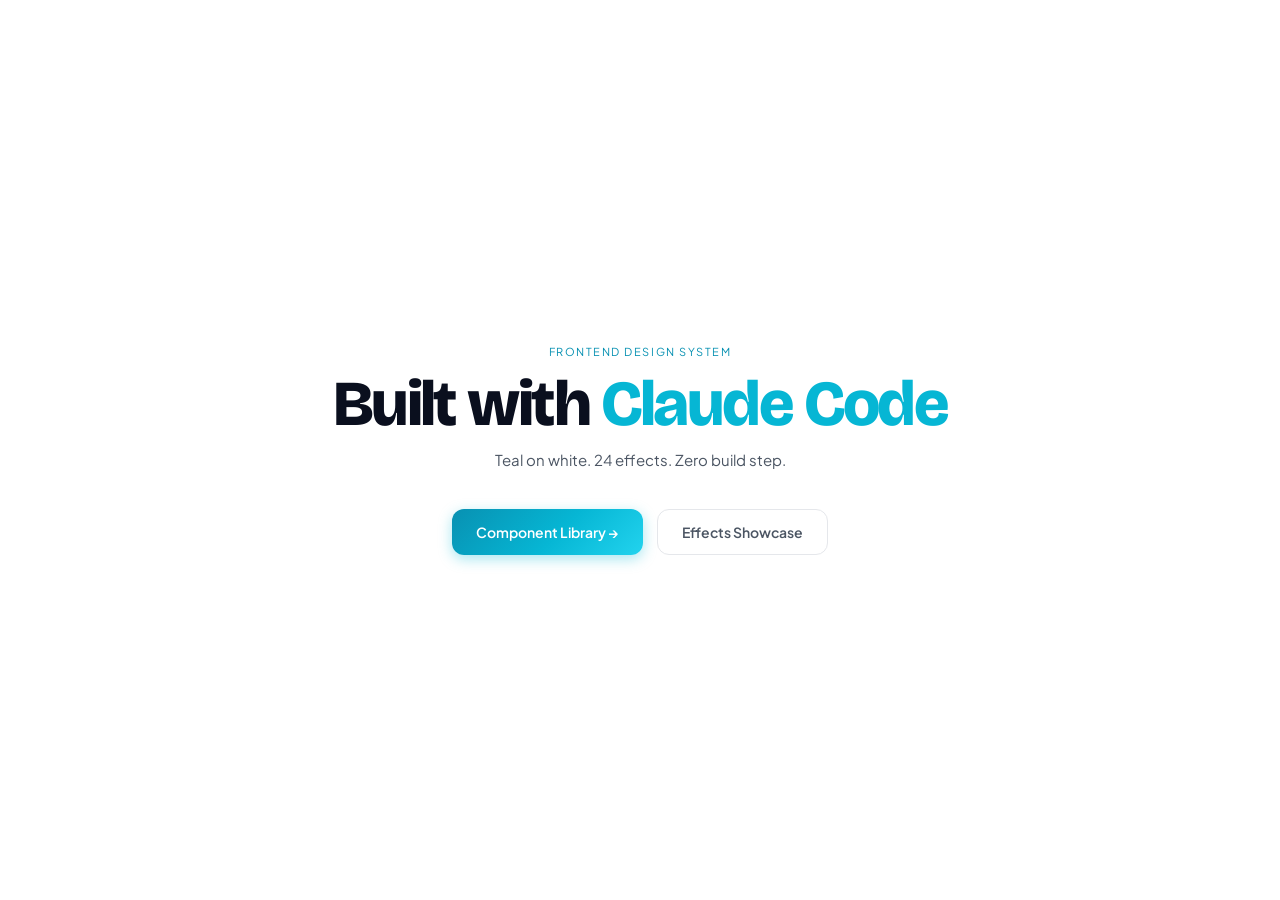
<file: index.html>
<!DOCTYPE html>
<html lang="en">
<head>
<meta charset="UTF-8">
<meta name="viewport" content="width=device-width, initial-scale=1.0">
<title>Frontend Design System</title>
<link href="https://fonts.googleapis.com/css2?family=Bricolage+Grotesque:opsz,wght@12..96,700;12..96,800&family=Plus+Jakarta+Sans:wght@400;500&display=swap" rel="stylesheet">
<style>
*, *::before, *::after { box-sizing: border-box; margin: 0; padding: 0; }
body { font-family: 'Plus Jakarta Sans', sans-serif; background: #fff; color: #0A0F1E; min-height: 100vh; display: flex; align-items: center; justify-content: center; }
.wrap { text-align: center; padding: 48px 24px; }
.eyebrow { font-size: 11px; letter-spacing: .14em; text-transform: uppercase; color: #0891B2; margin-bottom: 16px; }
h1 { font-family: 'Bricolage Grotesque', sans-serif; font-size: clamp(2.5rem, 6vw, 4rem); font-weight: 800; letter-spacing: -.04em; color: #0A0F1E; line-height: .95; margin-bottom: 16px; }
h1 span { color: #06B6D4; }
p { font-size: 15px; color: #4B5563; margin-bottom: 40px; }
.links { display: flex; gap: 14px; justify-content: center; flex-wrap: wrap; }
.link {
  display: inline-flex; align-items: center; gap: 8px;
  padding: 13px 24px; border-radius: 12px;
  font-size: 14px; font-weight: 600; text-decoration: none;
  transition: all .22s cubic-bezier(.4,0,.2,1);
}
.link-primary { background: linear-gradient(135deg, #0891B2, #06B6D4 55%, #22D3EE); color: #fff; box-shadow: 0 4px 14px rgba(6,182,212,.35); }
.link-primary:hover { box-shadow: 0 10px 28px rgba(6,182,212,.45); transform: translateY(-2px); }
.link-ghost { border: 1.5px solid #E5E7EB; color: #4B5563; }
.link-ghost:hover { border-color: #06B6D4; color: #0E7490; background: #F0FDFE; transform: translateY(-2px); }
</style>
</head>
<body>
<div class="wrap">
  <div class="eyebrow">Frontend Design System</div>
  <h1>Built with <span>Claude Code</span></h1>
  <p>Teal on white. 24 effects. Zero build step.</p>
  <div class="links">
    <a href="/demo" class="link link-primary">Component Library →</a>
    <a href="/demo2" class="link link-ghost">Effects Showcase</a>
  </div>
</div>
</body>
</html>
</file>
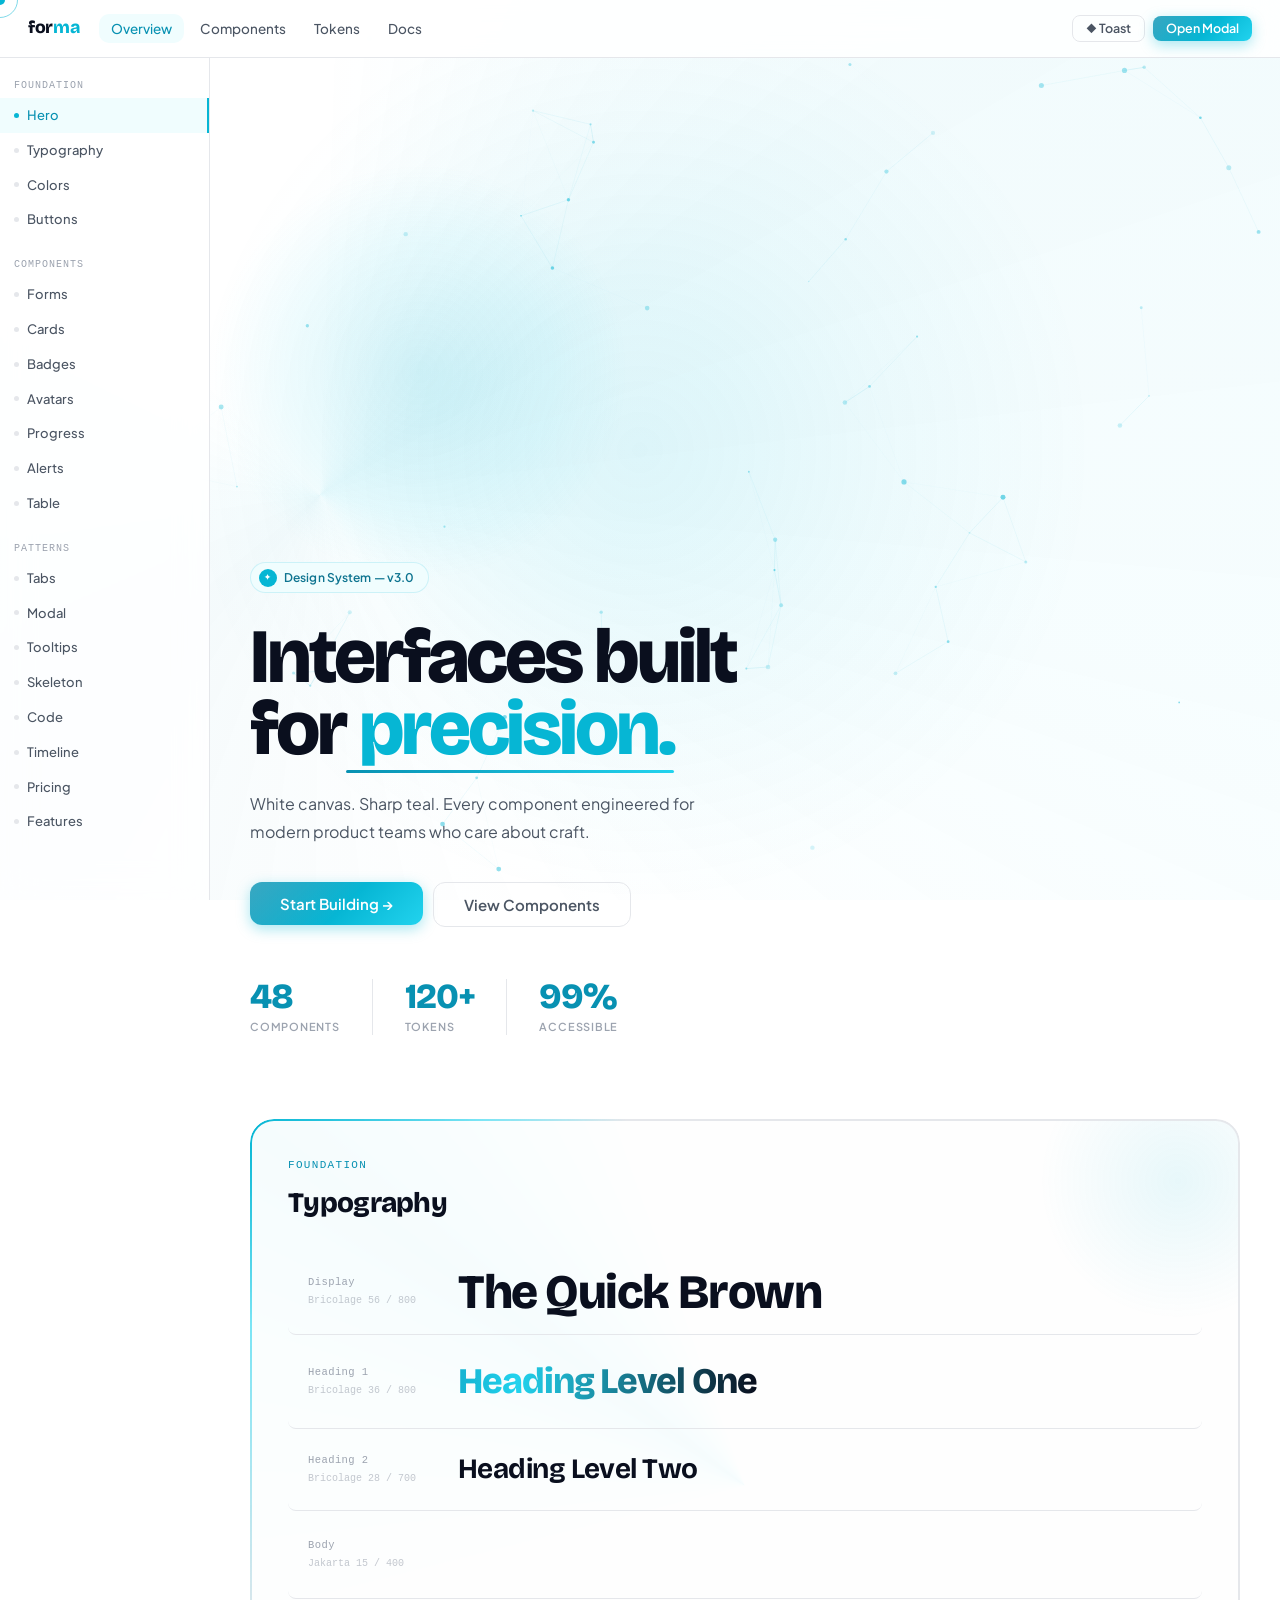
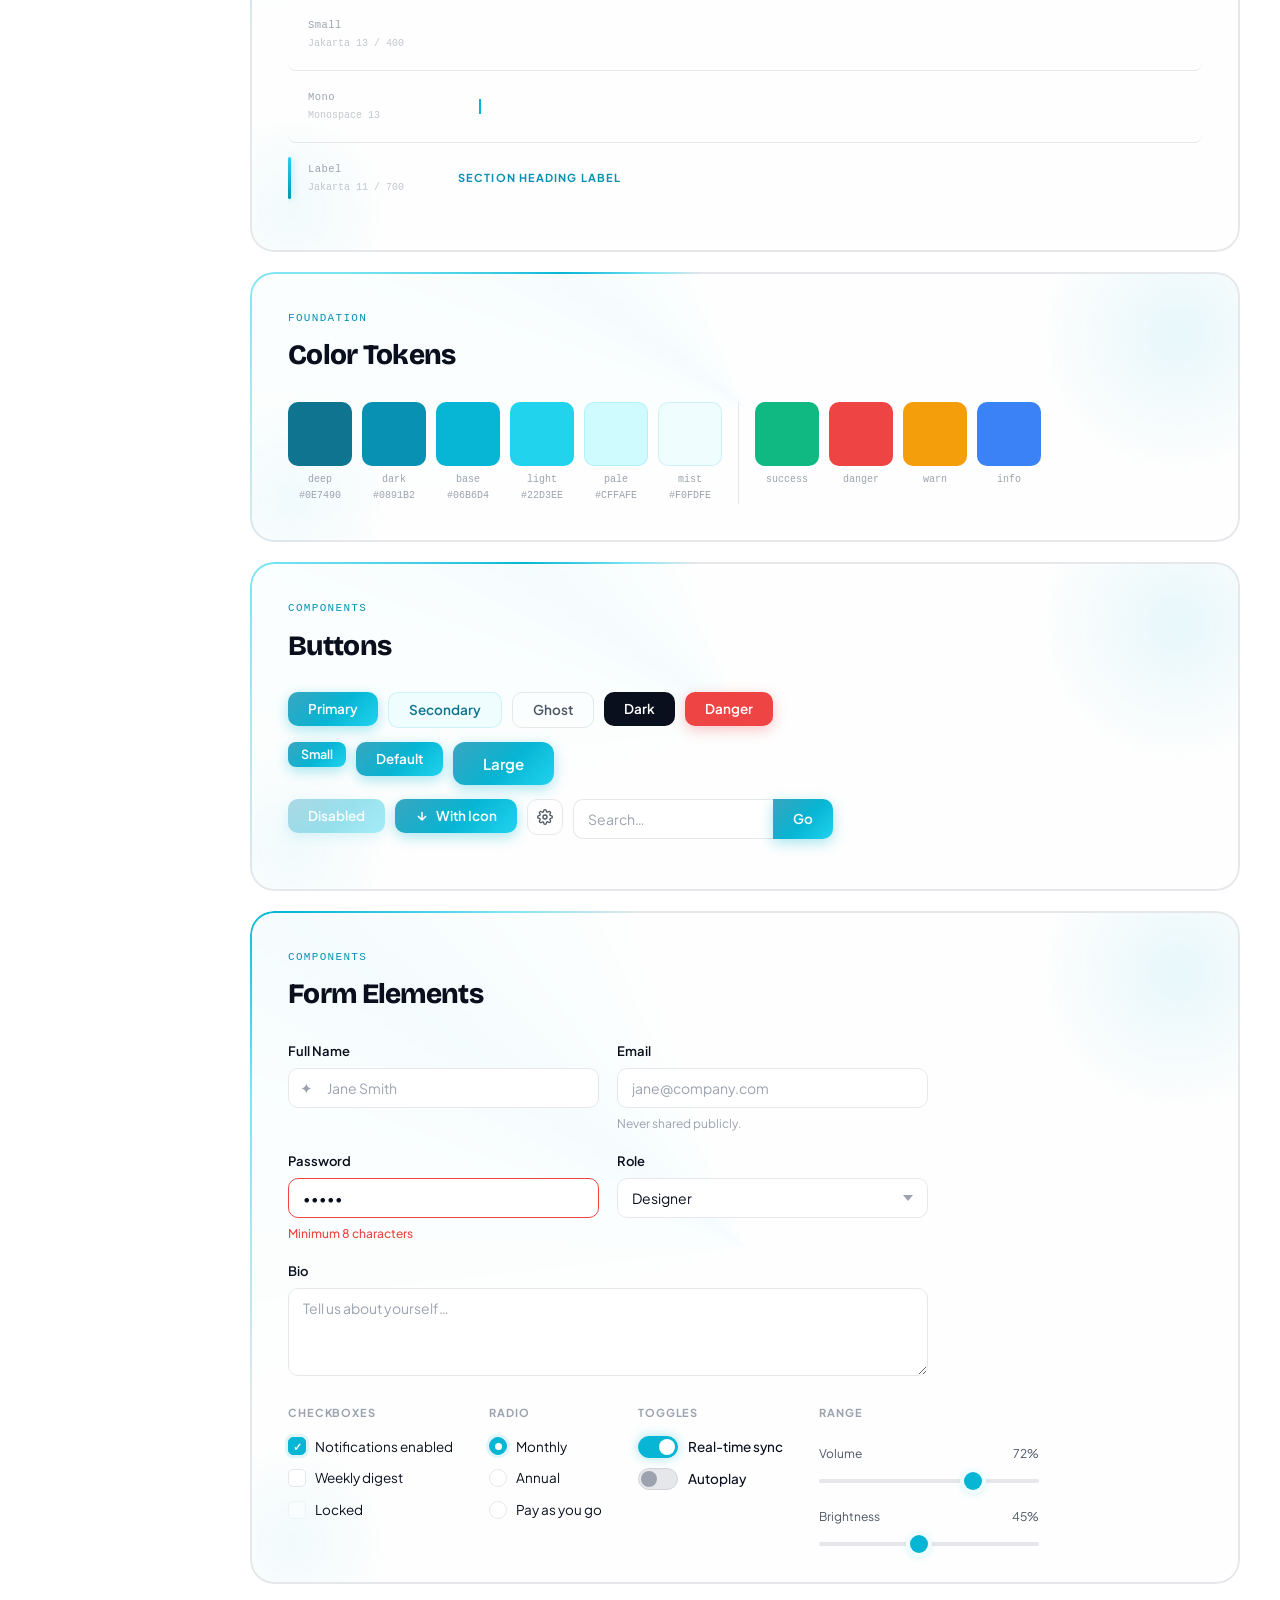
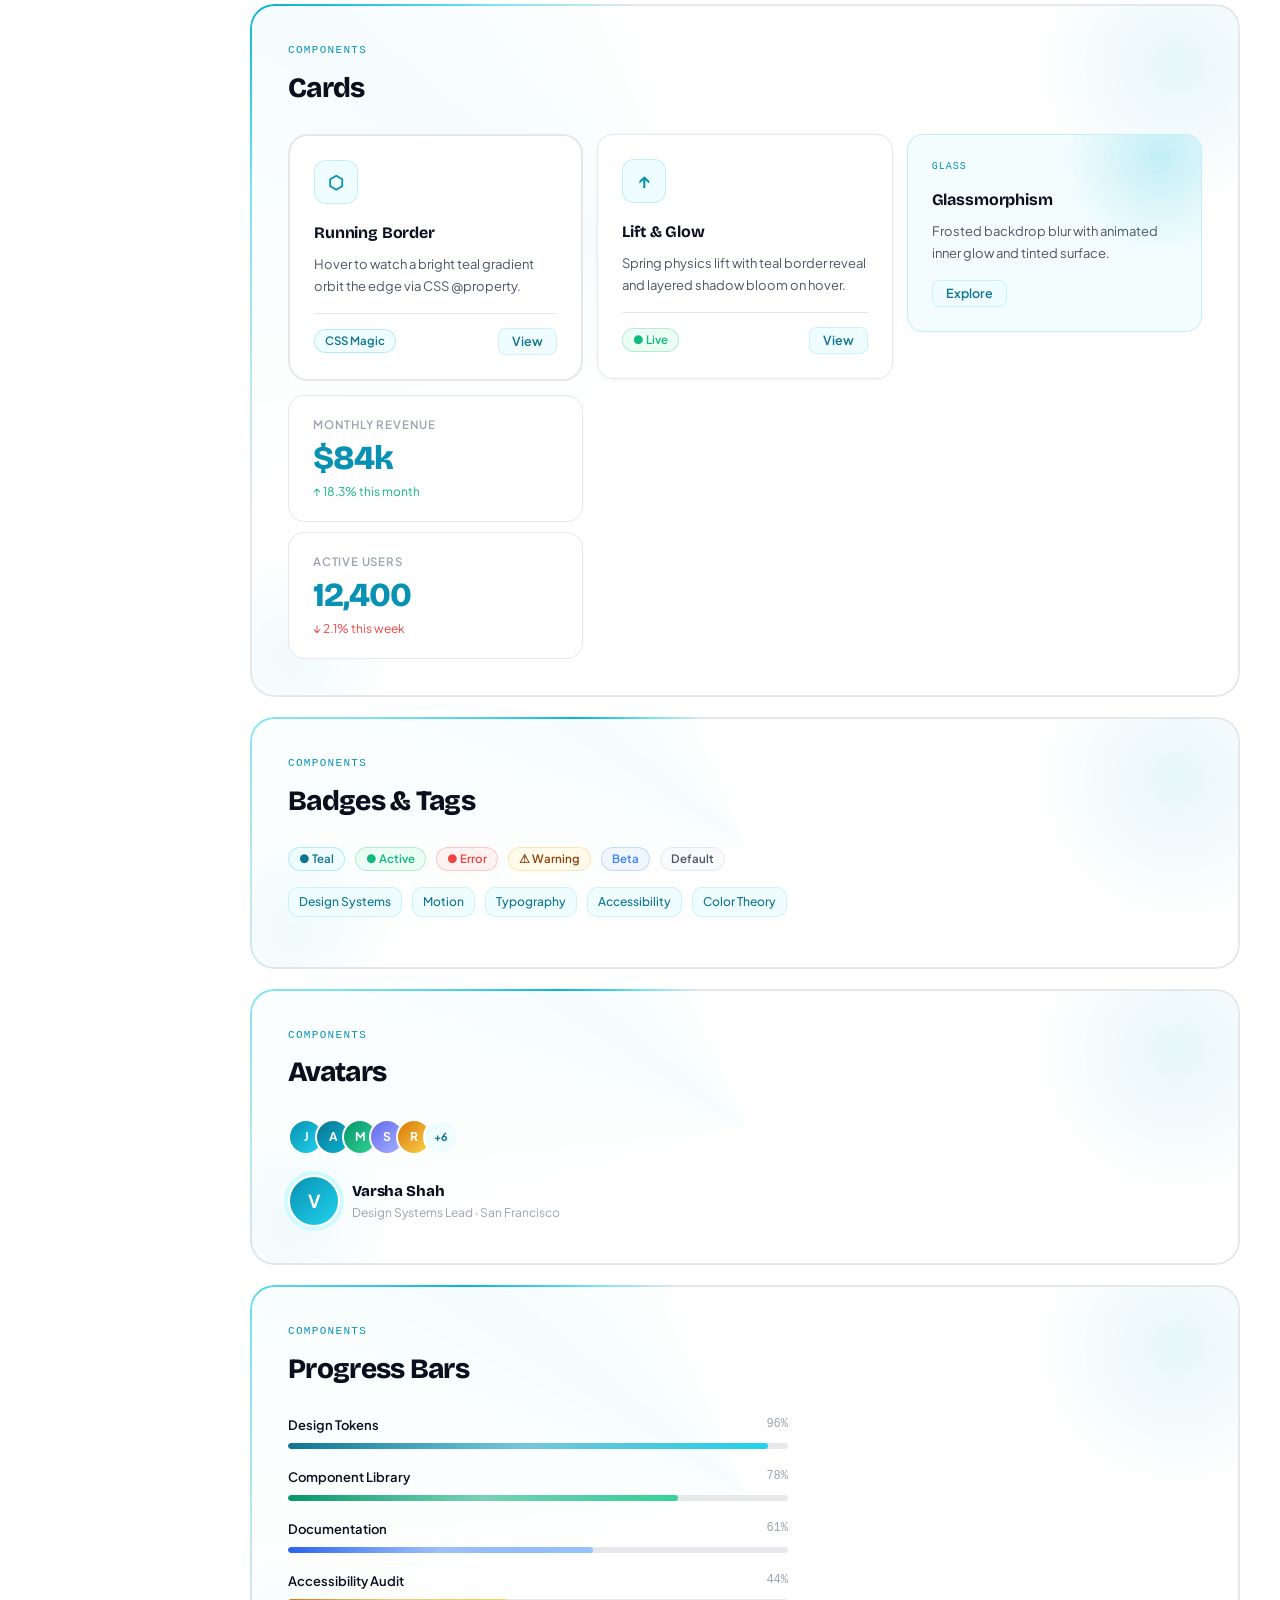
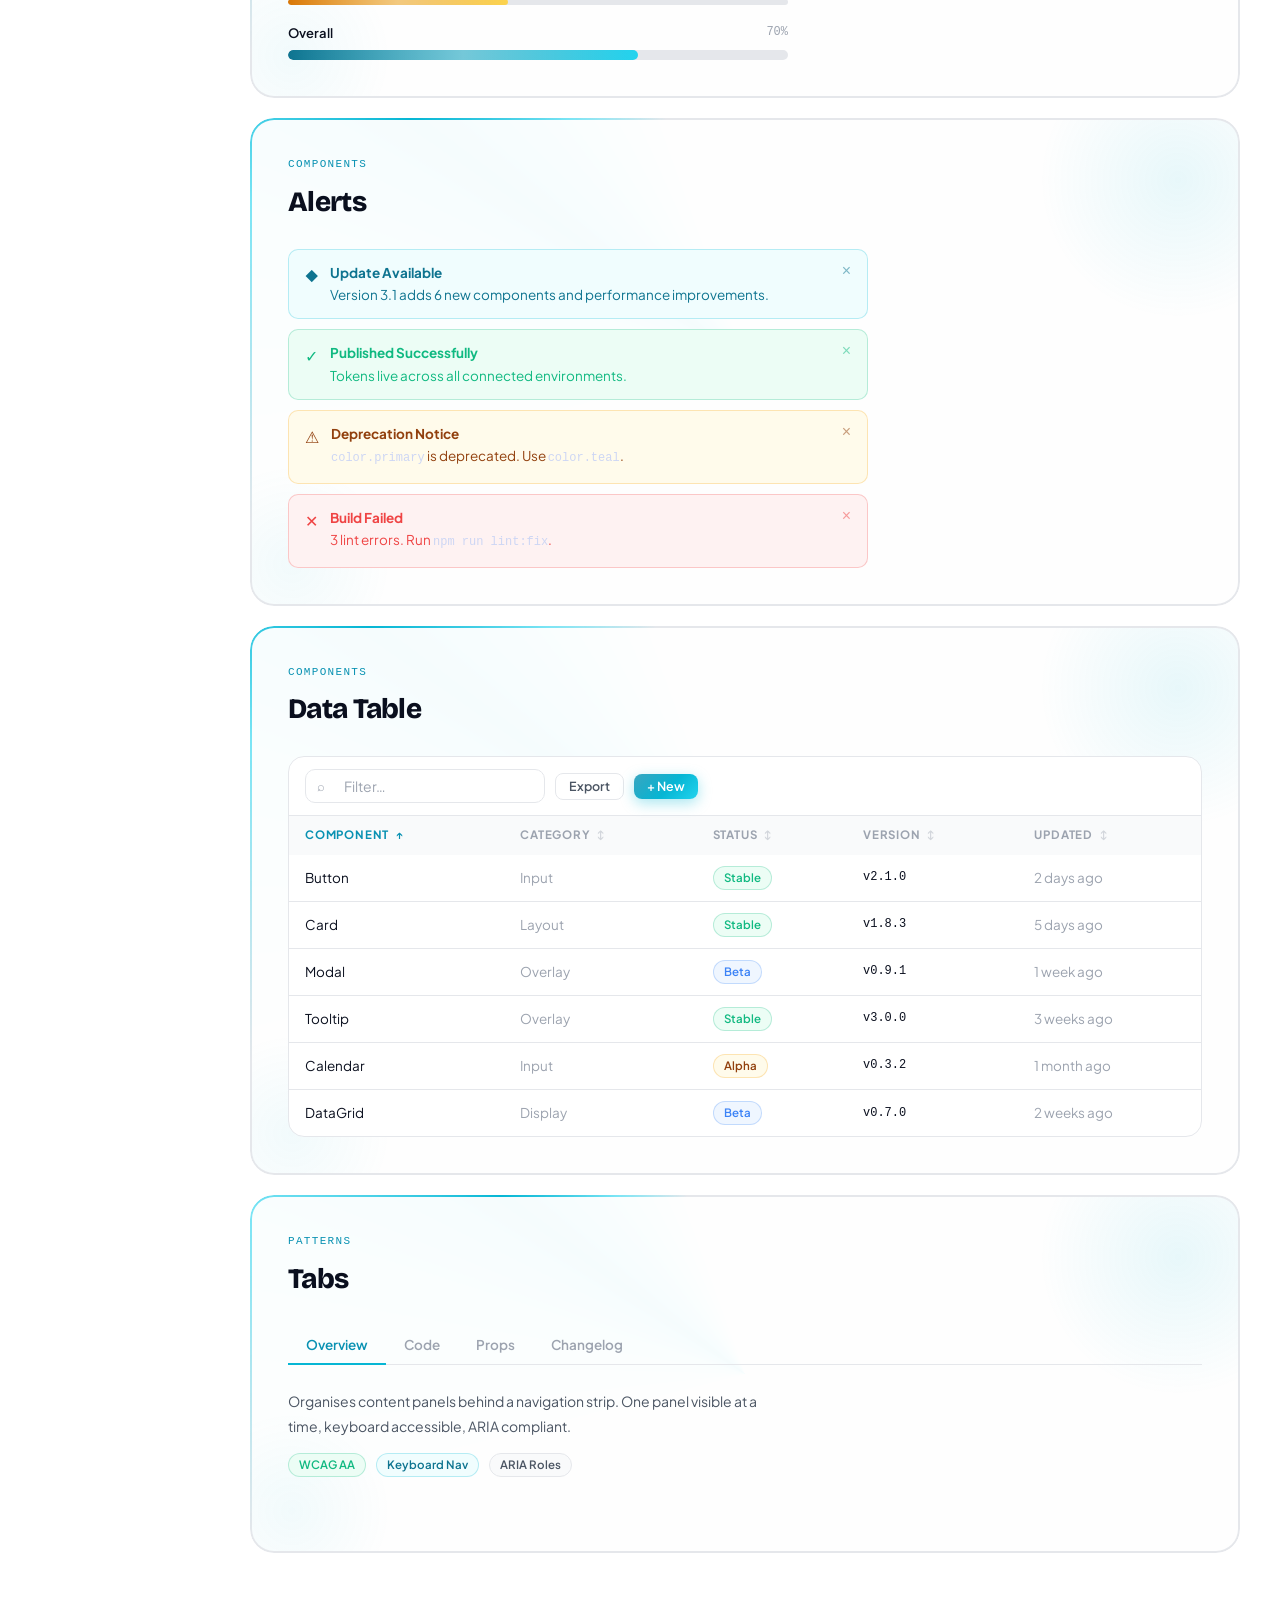
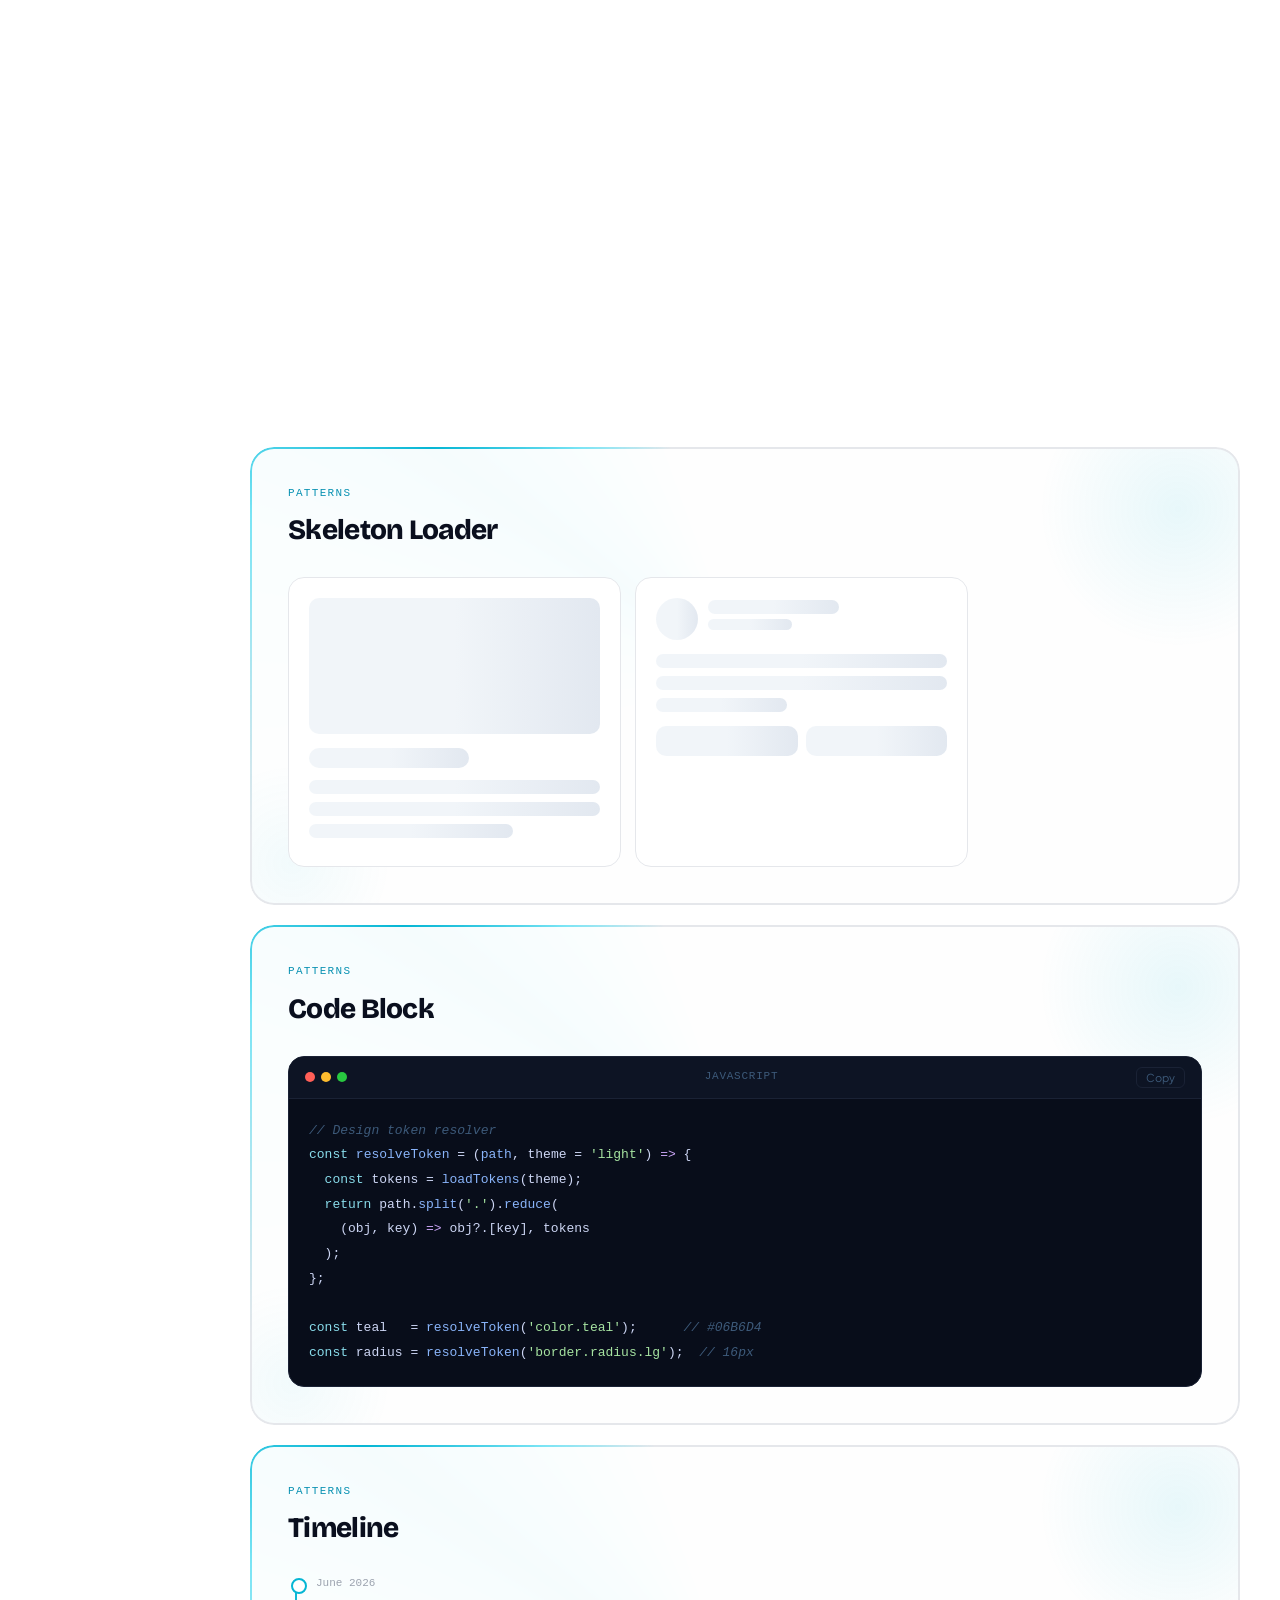
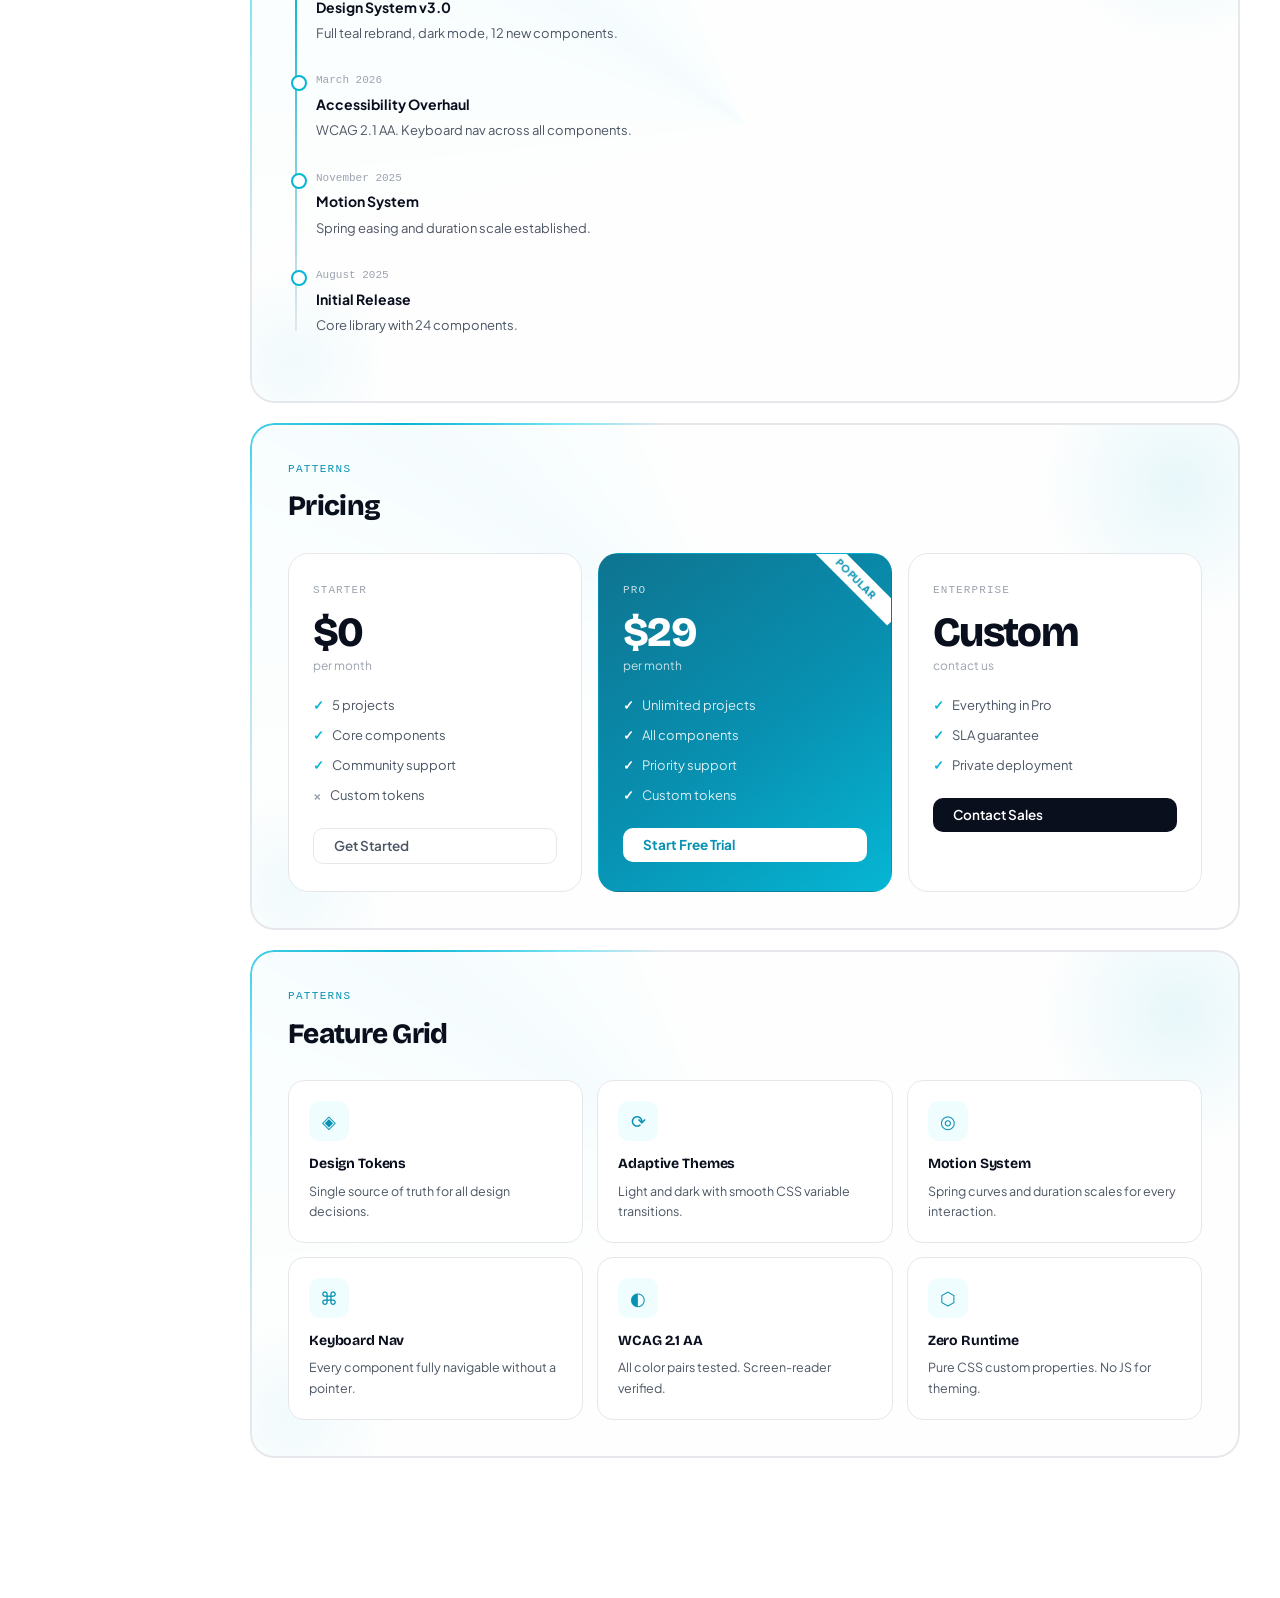
<file: demo.html>
<!DOCTYPE html>
<html lang="en">
<head>
<meta charset="UTF-8">
<meta name="viewport" content="width=device-width, initial-scale=1.0">
<title>Design System — Teal</title>
<link rel="stylesheet" href="design-system.css">
</head>
<body>

<div id="cur"></div>
<div id="ring"></div>
<div id="spotlight"></div>
<div class="aurora"></div>
<canvas id="canvas-bg"></canvas>

<div class="app">

  <!-- NAV -->
  <nav class="nav">
    <div class="nav-logo">for<span>ma</span></div>
    <div class="nav-links">
      <button class="nav-link active">Overview</button>
      <button class="nav-link">Components</button>
      <button class="nav-link">Tokens</button>
      <button class="nav-link">Docs</button>
    </div>
    <div class="nav-actions">
      <button class="btn btn-sm btn-ghost" id="toast-btn">◆ Toast</button>
      <button class="btn btn-sm btn-primary" onclick="openModal('m1')">Open Modal</button>
    </div>
  </nav>

  <div class="layout">
    <aside class="sidebar">
      <div class="sidebar-section">
        <div class="sidebar-heading">Foundation</div>
        <a href="#hero"       class="sidebar-item active"><span class="sidebar-dot"></span>Hero</a>
        <a href="#typography" class="sidebar-item"><span class="sidebar-dot"></span>Typography</a>
        <a href="#colors"     class="sidebar-item"><span class="sidebar-dot"></span>Colors</a>
        <a href="#buttons"    class="sidebar-item"><span class="sidebar-dot"></span>Buttons</a>
      </div>
      <div class="sidebar-section">
        <div class="sidebar-heading">Components</div>
        <a href="#forms"    class="sidebar-item"><span class="sidebar-dot"></span>Forms</a>
        <a href="#cards"    class="sidebar-item"><span class="sidebar-dot"></span>Cards</a>
        <a href="#badges"   class="sidebar-item"><span class="sidebar-dot"></span>Badges</a>
        <a href="#avatars"  class="sidebar-item"><span class="sidebar-dot"></span>Avatars</a>
        <a href="#progress" class="sidebar-item"><span class="sidebar-dot"></span>Progress</a>
        <a href="#alerts"   class="sidebar-item"><span class="sidebar-dot"></span>Alerts</a>
        <a href="#table"    class="sidebar-item"><span class="sidebar-dot"></span>Table</a>
      </div>
      <div class="sidebar-section">
        <div class="sidebar-heading">Patterns</div>
        <a href="#tabs"     class="sidebar-item"><span class="sidebar-dot"></span>Tabs</a>
        <a href="#modal"    class="sidebar-item"><span class="sidebar-dot"></span>Modal</a>
        <a href="#tooltips" class="sidebar-item"><span class="sidebar-dot"></span>Tooltips</a>
        <a href="#skeleton" class="sidebar-item"><span class="sidebar-dot"></span>Skeleton</a>
        <a href="#code"     class="sidebar-item"><span class="sidebar-dot"></span>Code</a>
        <a href="#timeline" class="sidebar-item"><span class="sidebar-dot"></span>Timeline</a>
        <a href="#pricing"  class="sidebar-item"><span class="sidebar-dot"></span>Pricing</a>
        <a href="#features" class="sidebar-item"><span class="sidebar-dot"></span>Features</a>
      </div>
    </aside>

    <main class="main">

      <!-- ══ HERO ══════════════════════════════════════════ -->
      <section class="hero" id="hero" style="margin-bottom:20px">
        <div class="hero-orb"></div>
        <div class="hero-badge fade-up"><div class="hero-badge-dot"></div>Design System — v3.0</div>
        <h1 class="hero-title fade-up">
          <span id="typewriter"></span><span class="hl" id="tw-hl" style="display:none"> precision.</span>
        </h1>
        <p class="hero-sub fade-up">White canvas. Sharp teal. Every component engineered for modern product teams who care about craft.</p>
        <div class="row fade-up">
          <button class="btn btn-primary btn-lg magnetic">Start Building →</button>
          <button class="btn btn-ghost btn-lg magnetic">View Components</button>
        </div>
        <div style="display:flex;gap:32px;margin-top:52px;flex-wrap:wrap" class="fade-up">
          <div><div class="counter-num" data-target="48" style="font-family:var(--display);font-size:2.2rem;font-weight:800;color:var(--teal-dark);letter-spacing:-.03em;line-height:1">0</div><div style="font-size:11px;color:var(--text3);text-transform:uppercase;letter-spacing:.07em;font-weight:600;margin-top:4px">Components</div></div>
          <div style="width:1px;background:var(--border2)"></div>
          <div><div class="counter-num" data-target="120" data-suffix="+" style="font-family:var(--display);font-size:2.2rem;font-weight:800;color:var(--teal-dark);letter-spacing:-.03em;line-height:1">0</div><div style="font-size:11px;color:var(--text3);text-transform:uppercase;letter-spacing:.07em;font-weight:600;margin-top:4px">Tokens</div></div>
          <div style="width:1px;background:var(--border2)"></div>
          <div><div class="counter-num" data-target="99" data-suffix="%" style="font-family:var(--display);font-size:2.2rem;font-weight:800;color:var(--teal-dark);letter-spacing:-.03em;line-height:1">0</div><div style="font-size:11px;color:var(--text3);text-transform:uppercase;letter-spacing:.07em;font-weight:600;margin-top:4px">Accessible</div></div>
        </div>
      </section>

      <!-- ══ TYPOGRAPHY ════════════════════════════════════ -->
      <div class="section-card fade-up" id="typography">
        <div class="section-card-inner">
          <div class="section-label">Foundation</div>
          <h2 class="section-title">Typography</h2>
          <div class="type-table">

            <!-- Display — scramble -->
            <div class="type-row" data-effect="scramble">
              <div class="type-meta"><div class="type-name">Display</div><div class="type-spec">Bricolage 56 / 800</div></div>
              <span class="t-display" data-final="The Quick Brown">The Quick Brown</span>
            </div>

            <!-- H1 — gradient slide -->
            <div class="type-row" data-effect="gradient">
              <div class="type-meta"><div class="type-name">Heading 1</div><div class="type-spec">Bricolage 36 / 800</div></div>
              <span class="t-h1">Heading Level One</span>
            </div>

            <!-- H2 — highlight sweep -->
            <div class="type-row" data-effect="highlight">
              <div class="type-meta"><div class="type-name">Heading 2</div><div class="type-spec">Bricolage 28 / 700</div></div>
              <div class="t-h2-wrap"><span class="t-h2">Heading Level Two</span></div>
            </div>

            <!-- Body — word stagger -->
            <div class="type-row" data-effect="stagger">
              <div class="type-meta"><div class="type-name">Body</div><div class="type-spec">Jakarta 15 / 400</div></div>
              <span class="t-body" style="font-size:15px;color:var(--text);max-width:440px;line-height:1.7">Plus Jakarta Sans optimised for reading at small sizes with generous spacing and fluid weight.</span>
            </div>

            <!-- Small — blur in -->
            <div class="type-row" data-effect="blur">
              <div class="type-meta"><div class="type-name">Small</div><div class="type-spec">Jakarta 13 / 400</div></div>
              <span class="t-small">Supporting text, captions, and metadata at reduced opacity.</span>
            </div>

            <!-- Mono — typewriter retype on hover -->
            <div class="type-row" data-effect="mono">
              <div class="type-meta"><div class="type-name">Mono</div><div class="type-spec">Monospace 13</div></div>
              <span class="t-mono" data-text="const token = design.resolve('color.teal');"></span><span class="mono-cursor"></span>
            </div>

            <!-- Label -->
            <div class="type-row" data-effect="label">
              <div class="type-meta"><div class="type-name">Label</div><div class="type-spec">Jakarta 11 / 700</div></div>
              <span class="t-label">Section Heading Label</span>
            </div>

          </div>
        </div>
      </div>

      <!-- ══ COLORS ═════════════════════════════════════════ -->
      <div class="section-card fade-up" id="colors">
        <div class="section-card-inner">
          <div class="section-label">Foundation</div>
          <h2 class="section-title">Color Tokens</h2>
          <div style="display:flex;flex-wrap:wrap;gap:10px">
            <div style="display:flex;flex-direction:column;gap:6px;align-items:center"><div class="swatch-block" style="background:var(--teal-deep)"></div><span style="font-family:var(--mono);font-size:10px;color:var(--text3);text-align:center">deep<br>#0E7490</span></div>
            <div style="display:flex;flex-direction:column;gap:6px;align-items:center"><div class="swatch-block" style="background:var(--teal-dark)"></div><span style="font-family:var(--mono);font-size:10px;color:var(--text3);text-align:center">dark<br>#0891B2</span></div>
            <div style="display:flex;flex-direction:column;gap:6px;align-items:center"><div class="swatch-block" style="background:var(--teal)"></div><span style="font-family:var(--mono);font-size:10px;color:var(--text3);text-align:center">base<br>#06B6D4</span></div>
            <div style="display:flex;flex-direction:column;gap:6px;align-items:center"><div class="swatch-block" style="background:var(--teal-light)"></div><span style="font-family:var(--mono);font-size:10px;color:var(--text3);text-align:center">light<br>#22D3EE</span></div>
            <div style="display:flex;flex-direction:column;gap:6px;align-items:center"><div class="swatch-block" style="background:var(--teal-pale);border:1px solid var(--border)"></div><span style="font-family:var(--mono);font-size:10px;color:var(--text3);text-align:center">pale<br>#CFFAFE</span></div>
            <div style="display:flex;flex-direction:column;gap:6px;align-items:center"><div class="swatch-block" style="background:var(--teal-mist);border:1px solid var(--border)"></div><span style="font-family:var(--mono);font-size:10px;color:var(--text3);text-align:center">mist<br>#F0FDFE</span></div>
            <div style="width:1px;background:var(--border2);margin:0 6px;align-self:stretch"></div>
            <div style="display:flex;flex-direction:column;gap:6px;align-items:center"><div class="swatch-block" style="background:var(--success)"></div><span style="font-family:var(--mono);font-size:10px;color:var(--text3);text-align:center">success</span></div>
            <div style="display:flex;flex-direction:column;gap:6px;align-items:center"><div class="swatch-block" style="background:var(--danger)"></div><span style="font-family:var(--mono);font-size:10px;color:var(--text3);text-align:center">danger</span></div>
            <div style="display:flex;flex-direction:column;gap:6px;align-items:center"><div class="swatch-block" style="background:var(--warn)"></div><span style="font-family:var(--mono);font-size:10px;color:var(--text3);text-align:center">warn</span></div>
            <div style="display:flex;flex-direction:column;gap:6px;align-items:center"><div class="swatch-block" style="background:var(--info)"></div><span style="font-family:var(--mono);font-size:10px;color:var(--text3);text-align:center">info</span></div>
          </div>
        </div>
      </div>

      <!-- ══ BUTTONS ════════════════════════════════════════ -->
      <div class="section-card fade-up" id="buttons">
        <div class="section-card-inner">
          <div class="section-label">Components</div>
          <h2 class="section-title">Buttons</h2>
          <div class="row">
            <button class="btn btn-primary magnetic">Primary</button>
            <button class="btn btn-secondary magnetic">Secondary</button>
            <button class="btn btn-ghost magnetic">Ghost</button>
            <button class="btn btn-dark magnetic">Dark</button>
            <button class="btn btn-danger magnetic">Danger</button>
          </div>
          <div class="row">
            <button class="btn btn-sm btn-primary magnetic">Small</button>
            <button class="btn btn-primary magnetic">Default</button>
            <button class="btn btn-lg btn-primary magnetic">Large</button>
          </div>
          <div class="row">
            <button class="btn btn-primary magnetic" disabled>Disabled</button>
            <button class="btn btn-primary magnetic"><svg width="14" height="14" viewBox="0 0 24 24" fill="none" stroke="currentColor" stroke-width="2.5"><path d="M12 5v14M5 12l7 7 7-7"/></svg>With Icon</button>
            <button class="btn btn-icon btn-ghost magnetic"><svg width="16" height="16" viewBox="0 0 24 24" fill="none" stroke="currentColor" stroke-width="2"><circle cx="12" cy="12" r="3"/><path d="M19.4 15a1.65 1.65 0 0 0 .33 1.82l.06.06a2 2 0 0 1-2.83 2.83l-.06-.06a1.65 1.65 0 0 0-1.82-.33 1.65 1.65 0 0 0-1 1.51V21a2 2 0 0 1-4 0v-.09A1.65 1.65 0 0 0 9 19.4a1.65 1.65 0 0 0-1.82.33l-.06.06a2 2 0 0 1-2.83-2.83l.06-.06A1.65 1.65 0 0 0 4.68 15a1.65 1.65 0 0 0-1.51-1H3a2 2 0 0 1 0-4h.09A1.65 1.65 0 0 0 4.6 9a1.65 1.65 0 0 0-.33-1.82l-.06-.06a2 2 0 0 1 2.83-2.83l.06.06A1.65 1.65 0 0 0 9 4.68a1.65 1.65 0 0 0 1-1.51V3a2 2 0 0 1 4 0v.09a1.65 1.65 0 0 0 1 1.51 1.65 1.65 0 0 0 1.82-.33l.06-.06a2 2 0 0 1 2.83 2.83l-.06.06A1.65 1.65 0 0 0 19.4 9a1.65 1.65 0 0 0 1.51 1H21a2 2 0 0 1 0 4h-.09a1.65 1.65 0 0 0-1.51 1z"/></svg></button>
            <div style="display:flex"><input class="input" placeholder="Search…" style="width:200px;border-radius:10px 0 0 10px;border-right:none"><button class="btn btn-primary" style="border-radius:0 10px 10px 0">Go</button></div>
          </div>
        </div>
      </div>

      <!-- ══ FORMS ══════════════════════════════════════════ -->
      <div class="section-card fade-up" id="forms">
        <div class="section-card-inner">
          <div class="section-label">Components</div>
          <h2 class="section-title">Form Elements</h2>
          <div style="display:grid;grid-template-columns:1fr 1fr;gap:18px;max-width:640px;margin-bottom:28px">
            <div class="form-group"><label class="form-label">Full Name</label><div class="input-wrap"><span class="input-icon">✦</span><input class="input" placeholder="Jane Smith" type="text"></div></div>
            <div class="form-group"><label class="form-label">Email</label><input class="input" placeholder="jane@company.com" type="email"><span class="form-hint">Never shared publicly.</span></div>
            <div class="form-group"><label class="form-label">Password</label><input class="input input-error" value="short" type="password"><span style="font-size:12px;color:var(--danger);font-weight:500">Minimum 8 characters</span></div>
            <div class="form-group"><label class="form-label">Role</label><select class="input"><option>Designer</option><option>Engineer</option><option>Product Manager</option></select></div>
            <div class="form-group" style="grid-column:1/-1"><label class="form-label">Bio</label><textarea class="input" placeholder="Tell us about yourself…"></textarea></div>
          </div>
          <div style="display:flex;flex-wrap:wrap;gap:36px">
            <div class="col">
              <div style="font-size:11px;font-weight:700;text-transform:uppercase;letter-spacing:.08em;color:var(--text3);margin-bottom:4px">Checkboxes</div>
              <label class="check-row"><input type="checkbox" checked><span class="checkmark"></span>Notifications enabled</label>
              <label class="check-row"><input type="checkbox"><span class="checkmark"></span>Weekly digest</label>
              <label class="check-row"><input type="checkbox" disabled><span class="checkmark" style="opacity:.4"></span>Locked</label>
            </div>
            <div class="col">
              <div style="font-size:11px;font-weight:700;text-transform:uppercase;letter-spacing:.08em;color:var(--text3);margin-bottom:4px">Radio</div>
              <label class="check-row"><input type="radio" name="plan" checked><span class="checkmark radiomark"></span>Monthly</label>
              <label class="check-row"><input type="radio" name="plan"><span class="checkmark radiomark"></span>Annual</label>
              <label class="check-row"><input type="radio" name="plan"><span class="checkmark radiomark"></span>Pay as you go</label>
            </div>
            <div class="col">
              <div style="font-size:11px;font-weight:700;text-transform:uppercase;letter-spacing:.08em;color:var(--text3);margin-bottom:4px">Toggles</div>
              <div class="toggle-row" onclick="this.querySelector('.toggle').classList.toggle('on')"><div class="toggle on"></div><span class="toggle-label">Real-time sync</span></div>
              <div class="toggle-row" onclick="this.querySelector('.toggle').classList.toggle('on')"><div class="toggle"></div><span class="toggle-label">Autoplay</span></div>
            </div>
            <div class="col" style="min-width:220px">
              <div style="font-size:11px;font-weight:700;text-transform:uppercase;letter-spacing:.08em;color:var(--text3);margin-bottom:12px">Range</div>
              <div style="display:flex;justify-content:space-between;font-size:12px;color:var(--text2);margin-bottom:6px"><span>Volume</span><span id="vv">72%</span></div>
              <input type="range" min="0" max="100" value="72" oninput="document.getElementById('vv').textContent=this.value+'%'">
              <div style="display:flex;justify-content:space-between;font-size:12px;color:var(--text2);margin:14px 0 6px"><span>Brightness</span><span id="bv">45%</span></div>
              <input type="range" min="0" max="100" value="45" oninput="document.getElementById('bv').textContent=this.value+'%'">
            </div>
          </div>
        </div>
      </div>

      <!-- ══ CARDS ══════════════════════════════════════════ -->
      <div class="section-card fade-up" id="cards">
        <div class="section-card-inner">
          <div class="section-label">Components</div>
          <h2 class="section-title">Cards</h2>
          <div style="display:grid;grid-template-columns:repeat(auto-fill,minmax(220px,1fr));gap:14px">
            <div class="tilt-wrap">
              <div class="card-outer">
                <div class="card">
                  <div class="card-glow"></div>
                  <div class="card-specular"></div>
                  <div class="card-icon">⬡</div>
                  <div class="card-title">Running Border</div>
                  <div class="card-body">Hover to watch a bright teal gradient orbit the edge via CSS @property.</div>
                  <div class="card-footer"><span class="badge badge-teal">CSS Magic</span><button class="btn btn-sm btn-secondary magnetic">View</button></div>
                </div>
              </div>
            </div>
            <div class="tilt-wrap">
              <div class="card-plain">
                <div class="card-icon">↑</div>
                <div class="card-title">Lift & Glow</div>
                <div class="card-body">Spring physics lift with teal border reveal and layered shadow bloom on hover.</div>
                <div class="card-footer"><span class="badge badge-success">● Live</span><button class="btn btn-sm btn-secondary magnetic">View</button></div>
              </div>
            </div>
            <div class="tilt-wrap">
              <div class="card-glass">
                <div style="font-family:var(--mono);font-size:10px;letter-spacing:.1em;text-transform:uppercase;color:var(--teal-dark);margin-bottom:12px">Glass</div>
                <div class="card-title">Glassmorphism</div>
                <div class="card-body" style="font-size:13px">Frosted backdrop blur with animated inner glow and tinted surface.</div>
                <div style="margin-top:16px"><button class="btn btn-sm btn-secondary magnetic">Explore</button></div>
              </div>
            </div>
            <div style="display:flex;flex-direction:column;gap:10px">
              <div class="stat-card"><div class="stat-label">Monthly Revenue</div><div class="stat-value counter-num" data-target="84" data-prefix="$" data-suffix="k">$0k</div><div class="stat-change stat-up">↑ 18.3% this month</div></div>
              <div class="stat-card"><div class="stat-label">Active Users</div><div class="stat-value counter-num" data-target="12400" data-suffix="">0</div><div class="stat-change stat-down">↓ 2.1% this week</div></div>
            </div>
          </div>
        </div>
      </div>

      <!-- ══ BADGES ═════════════════════════════════════════ -->
      <div class="section-card fade-up" id="badges">
        <div class="section-card-inner">
          <div class="section-label">Components</div>
          <h2 class="section-title">Badges & Tags</h2>
          <div class="row" style="margin-bottom:16px">
            <span class="badge badge-teal">● Teal</span>
            <span class="badge badge-success">● Active</span>
            <span class="badge badge-danger">● Error</span>
            <span class="badge badge-warn">⚠ Warning</span>
            <span class="badge badge-info">Beta</span>
            <span class="badge badge-neutral">Default</span>
          </div>
          <div class="row">
            <span class="tag">Design Systems</span>
            <span class="tag">Motion</span>
            <span class="tag">Typography</span>
            <span class="tag">Accessibility</span>
            <span class="tag">Color Theory</span>
          </div>
        </div>
      </div>

      <!-- ══ AVATARS ════════════════════════════════════════ -->
      <div class="section-card fade-up" id="avatars">
        <div class="section-card-inner">
          <div class="section-label">Components</div>
          <h2 class="section-title">Avatars</h2>
          <div class="avatar-group" style="margin-bottom:20px">
            <div class="avatar" style="background:linear-gradient(135deg,#0891B2,#22D3EE)">J</div>
            <div class="avatar" style="background:linear-gradient(135deg,#0E7490,#06B6D4)">A</div>
            <div class="avatar" style="background:linear-gradient(135deg,#059669,#34D399)">M</div>
            <div class="avatar" style="background:linear-gradient(135deg,#6366F1,#A5B4FC)">S</div>
            <div class="avatar" style="background:linear-gradient(135deg,#D97706,#FCD34D)">R</div>
            <div class="avatar avatar-overflow">+6</div>
          </div>
          <div style="display:flex;gap:12px;align-items:center">
            <div class="avatar" style="width:52px;height:52px;font-size:18px;background:linear-gradient(135deg,#0891B2,#22D3EE);box-shadow:0 0 0 4px var(--teal-pale)">V</div>
            <div><div style="font-family:var(--display);font-weight:800;font-size:15px;letter-spacing:-.01em">Varsha Shah</div><div style="font-size:12px;color:var(--text3)">Design Systems Lead · San Francisco</div></div>
          </div>
        </div>
      </div>

      <!-- ══ PROGRESS ═══════════════════════════════════════ -->
      <div class="section-card fade-up" id="progress">
        <div class="section-card-inner">
          <div class="section-label">Components</div>
          <h2 class="section-title">Progress Bars</h2>
          <div class="progress-wrap" style="max-width:500px">
            <div><div class="progress-header"><span class="progress-name">Design Tokens</span><span class="progress-pct">96%</span></div><div class="progress-track"><div class="progress-bar pb-teal" data-width="96" style="width:0%"></div></div></div>
            <div><div class="progress-header"><span class="progress-name">Component Library</span><span class="progress-pct">78%</span></div><div class="progress-track"><div class="progress-bar pb-success" data-width="78" style="width:0%"></div></div></div>
            <div><div class="progress-header"><span class="progress-name">Documentation</span><span class="progress-pct">61%</span></div><div class="progress-track"><div class="progress-bar pb-info" data-width="61" style="width:0%"></div></div></div>
            <div><div class="progress-header"><span class="progress-name">Accessibility Audit</span><span class="progress-pct">44%</span></div><div class="progress-track"><div class="progress-bar pb-warn" data-width="44" style="width:0%"></div></div></div>
            <div><div class="progress-header"><span class="progress-name">Overall</span><span class="progress-pct">70%</span></div><div class="progress-track" style="height:10px;border-radius:5px"><div class="progress-bar pb-teal" data-width="70" style="width:0%;height:10px;border-radius:5px"></div></div></div>
          </div>
        </div>
      </div>

      <!-- ══ ALERTS ═════════════════════════════════════════ -->
      <div class="section-card fade-up" id="alerts">
        <div class="section-card-inner">
          <div class="section-label">Components</div>
          <h2 class="section-title">Alerts</h2>
          <div class="col" style="max-width:580px">
            <div class="alert alert-teal"><span class="alert-icon">◆</span><div class="alert-content"><div class="alert-title">Update Available</div>Version 3.1 adds 6 new components and performance improvements.</div><button class="alert-close" onclick="this.closest('.alert').style.opacity='0';setTimeout(()=>this.closest('.alert').remove(),300)">×</button></div>
            <div class="alert alert-success"><span class="alert-icon">✓</span><div class="alert-content"><div class="alert-title">Published Successfully</div>Tokens live across all connected environments.</div><button class="alert-close" onclick="this.closest('.alert').style.opacity='0';setTimeout(()=>this.closest('.alert').remove(),300)">×</button></div>
            <div class="alert alert-warn"><span class="alert-icon">⚠</span><div class="alert-content"><div class="alert-title">Deprecation Notice</div><code style="font-family:var(--mono);font-size:12px">color.primary</code> is deprecated. Use <code style="font-family:var(--mono);font-size:12px">color.teal</code>.</div><button class="alert-close" onclick="this.closest('.alert').style.opacity='0';setTimeout(()=>this.closest('.alert').remove(),300)">×</button></div>
            <div class="alert alert-danger"><span class="alert-icon">✕</span><div class="alert-content"><div class="alert-title">Build Failed</div>3 lint errors. Run <code style="font-family:var(--mono);font-size:12px">npm run lint:fix</code>.</div><button class="alert-close" onclick="this.closest('.alert').style.opacity='0';setTimeout(()=>this.closest('.alert').remove(),300)">×</button></div>
          </div>
        </div>
      </div>

      <!-- ══ TABLE ══════════════════════════════════════════ -->
      <div class="section-card fade-up" id="table">
        <div class="section-card-inner">
          <div class="section-label">Components</div>
          <h2 class="section-title">Data Table</h2>
          <div class="table-wrap">
            <div class="table-toolbar">
              <div class="input-wrap" style="flex:1;max-width:240px"><span class="input-icon" style="font-size:13px">⌕</span><input class="input btn-sm" placeholder="Filter…" style="height:34px" oninput="filterTbl(this.value)"></div>
              <button class="btn btn-sm btn-ghost magnetic">Export</button>
              <button class="btn btn-sm btn-primary magnetic">+ New</button>
            </div>
            <table id="tbl">
              <thead><tr>
                <th onclick="sortTbl(0)" class="sorted">Component <span class="sort-icon">↑</span></th>
                <th onclick="sortTbl(1)">Category <span class="sort-icon">↕</span></th>
                <th onclick="sortTbl(2)">Status <span class="sort-icon">↕</span></th>
                <th onclick="sortTbl(3)">Version <span class="sort-icon">↕</span></th>
                <th onclick="sortTbl(4)">Updated <span class="sort-icon">↕</span></th>
              </tr></thead>
              <tbody>
                <tr><td>Button</td><td class="cell-dim">Input</td><td><span class="badge badge-success">Stable</span></td><td class="cell-mono">v2.1.0</td><td class="cell-dim">2 days ago</td></tr>
                <tr><td>Card</td><td class="cell-dim">Layout</td><td><span class="badge badge-success">Stable</span></td><td class="cell-mono">v1.8.3</td><td class="cell-dim">5 days ago</td></tr>
                <tr><td>Modal</td><td class="cell-dim">Overlay</td><td><span class="badge badge-info">Beta</span></td><td class="cell-mono">v0.9.1</td><td class="cell-dim">1 week ago</td></tr>
                <tr><td>Tooltip</td><td class="cell-dim">Overlay</td><td><span class="badge badge-success">Stable</span></td><td class="cell-mono">v3.0.0</td><td class="cell-dim">3 weeks ago</td></tr>
                <tr><td>Calendar</td><td class="cell-dim">Input</td><td><span class="badge badge-warn">Alpha</span></td><td class="cell-mono">v0.3.2</td><td class="cell-dim">1 month ago</td></tr>
                <tr><td>DataGrid</td><td class="cell-dim">Display</td><td><span class="badge badge-info">Beta</span></td><td class="cell-mono">v0.7.0</td><td class="cell-dim">2 weeks ago</td></tr>
              </tbody>
            </table>
          </div>
        </div>
      </div>

      <!-- ══ TABS ═══════════════════════════════════════════ -->
      <div class="section-card fade-up" id="tabs">
        <div class="section-card-inner">
          <div class="section-label">Patterns</div>
          <h2 class="section-title">Tabs</h2>
          <div class="tab-list">
            <button class="tab-btn active" onclick="tab(this,'t1')">Overview</button>
            <button class="tab-btn" onclick="tab(this,'t2')">Code</button>
            <button class="tab-btn" onclick="tab(this,'t3')">Props</button>
            <button class="tab-btn" onclick="tab(this,'t4')">Changelog</button>
          </div>
          <div id="t1" class="tab-panel active"><p style="font-size:14px;color:var(--text2);line-height:1.8;max-width:500px">Organises content panels behind a navigation strip. One panel visible at a time, keyboard accessible, ARIA compliant.</p><div class="row" style="margin-top:14px"><span class="badge badge-success">WCAG AA</span><span class="badge badge-teal">Keyboard Nav</span><span class="badge badge-neutral">ARIA Roles</span></div></div>
          <div id="t2" class="tab-panel">
            <div class="code-block" style="max-width:500px">
              <div class="code-toolbar"><div class="code-dots"><div class="code-dot" style="background:#FF5F57"></div><div class="code-dot" style="background:#FEBC2E"></div><div class="code-dot" style="background:#28C840"></div></div><span class="code-lang">HTML</span><button class="code-copy" onclick="this.textContent='Copied!';setTimeout(()=>this.textContent='Copy',1500)">Copy</button></div>
              <div class="code-content"><pre><code><span class="kw">&lt;div</span> <span class="fn">class</span>=<span class="str">"tab-list"</span><span class="kw">&gt;</span>
  <span class="kw">&lt;button</span> <span class="fn">class</span>=<span class="str">"tab-btn active"</span><span class="kw">&gt;</span>Tab 1<span class="kw">&lt;/button&gt;</span>
<span class="kw">&lt;/div&gt;</span>
<span class="kw">&lt;div</span> <span class="fn">id</span>=<span class="str">"t1"</span> <span class="fn">class</span>=<span class="str">"tab-panel active"</span><span class="kw">&gt;</span>...<span class="kw">&lt;/div&gt;</span></code></pre></div>
            </div>
          </div>
          <div id="t3" class="tab-panel"><table style="font-size:13px;border-collapse:collapse"><thead><tr style="border-bottom:1px solid var(--border2)"><th style="padding:8px 14px;text-align:left;font-size:11px;text-transform:uppercase;letter-spacing:.07em;color:var(--text3)">Prop</th><th style="padding:8px 14px;text-align:left;font-size:11px;text-transform:uppercase;color:var(--text3)">Type</th><th style="padding:8px 14px;text-align:left;font-size:11px;text-transform:uppercase;color:var(--text3)">Default</th></tr></thead><tbody><tr style="border-bottom:1px solid var(--border2)"><td style="padding:10px 14px"><code style="font-family:var(--mono)">defaultTab</code></td><td style="padding:10px 14px;color:var(--text3)">string</td><td style="padding:10px 14px;color:var(--text3)">first</td></tr><tr><td style="padding:10px 14px"><code style="font-family:var(--mono)">onChange</code></td><td style="padding:10px 14px;color:var(--text3)">function</td><td style="padding:10px 14px;color:var(--text3)">—</td></tr></tbody></table></div>
          <div id="t4" class="tab-panel"><div style="font-size:13.5px;color:var(--text2);line-height:2"><div><span class="badge badge-success" style="margin-right:8px">v2.0</span>Keyboard nav + ARIA</div><div><span class="badge badge-teal" style="margin-right:8px">v1.5</span>Vertical orientation</div><div><span class="badge badge-neutral" style="margin-right:8px">v1.0</span>Initial release</div></div></div>
        </div>
      </div>

      <!-- ══ MODAL ══════════════════════════════════════════ -->
      <div class="section-card fade-up" id="modal">
        <div class="section-card-inner">
          <div class="section-label">Patterns</div>
          <h2 class="section-title">Modal</h2>
          <div class="row">
            <button class="btn btn-primary magnetic" onclick="openModal('m1')">Open Modal</button>
            <button class="btn btn-danger magnetic" onclick="openModal('m2')">Confirm Dialog</button>
          </div>
        </div>
      </div>

      <!-- ══ TOOLTIPS ═══════════════════════════════════════ -->
      <div class="section-card fade-up" id="tooltips">
        <div class="section-card-inner">
          <div class="section-label">Patterns</div>
          <h2 class="section-title">Tooltips</h2>
          <div class="row">
            <div class="tip-wrap"><button class="btn btn-secondary magnetic">Hover me</button><div class="tip">Helpful context appears here</div></div>
            <div class="tip-wrap"><button class="btn btn-icon btn-ghost magnetic"><svg width="15" height="15" viewBox="0 0 24 24" fill="none" stroke="currentColor" stroke-width="2"><circle cx="12" cy="12" r="10"/><path d="M12 16v-4M12 8h.01"/></svg></button><div class="tip">More information</div></div>
            <div class="tip-wrap"><span style="border-bottom:1.5px dashed var(--border2);cursor:none;font-size:14px;font-weight:500">Design tokens</span><div class="tip">Named variables storing design decisions</div></div>
          </div>
        </div>
      </div>

      <!-- ══ SKELETON ═══════════════════════════════════════ -->
      <div class="section-card fade-up" id="skeleton">
        <div class="section-card-inner">
          <div class="section-label">Patterns</div>
          <h2 class="section-title">Skeleton Loader</h2>
          <div style="display:grid;grid-template-columns:repeat(auto-fill,minmax(220px,1fr));gap:14px;max-width:680px">
            <div class="sk-card"><div class="sk sk-img"></div><div class="sk sk-title"></div><div class="sk sk-text sk-full"></div><div class="sk sk-text sk-full"></div><div class="sk sk-text sk-70"></div></div>
            <div class="sk-card"><div style="display:flex;gap:10px;align-items:center;margin-bottom:14px"><div class="sk" style="width:42px;height:42px;border-radius:50%;flex-shrink:0"></div><div style="flex:1"><div class="sk sk-text" style="width:55%;margin-bottom:5px"></div><div class="sk sk-text" style="width:35%;height:11px"></div></div></div><div class="sk sk-text sk-full"></div><div class="sk sk-text sk-full"></div><div class="sk sk-text sk-45"></div><div style="display:flex;gap:8px;margin-top:14px"><div class="sk" style="height:30px;flex:1;border-radius:var(--radius)"></div><div class="sk" style="height:30px;flex:1;border-radius:var(--radius)"></div></div></div>
          </div>
        </div>
      </div>

      <!-- ══ CODE ═══════════════════════════════════════════ -->
      <div class="section-card fade-up" id="code">
        <div class="section-card-inner">
          <div class="section-label">Patterns</div>
          <h2 class="section-title">Code Block</h2>
          <div class="code-block">
            <div class="code-toolbar"><div class="code-dots"><div class="code-dot" style="background:#FF5F57"></div><div class="code-dot" style="background:#FEBC2E"></div><div class="code-dot" style="background:#28C840"></div></div><span class="code-lang">JavaScript</span><button class="code-copy" onclick="this.textContent='Copied!';setTimeout(()=>this.textContent='Copy',1500)">Copy</button></div>
            <div class="code-content"><pre><code><span class="cm">// Design token resolver</span>
<span class="kw">const</span> <span class="fn">resolveToken</span> = (<span class="fn">path</span>, theme = <span class="str">'light'</span>) <span class="op">=&gt;</span> {
  <span class="kw">const</span> tokens = <span class="fn">loadTokens</span>(theme);
  <span class="kw">return</span> path.<span class="fn">split</span>(<span class="str">'.'</span>).<span class="fn">reduce</span>(
    (obj, key) <span class="op">=&gt;</span> obj?.[key], tokens
  );
};

<span class="kw">const</span> teal   = <span class="fn">resolveToken</span>(<span class="str">'color.teal'</span>);      <span class="cm">// #06B6D4</span>
<span class="kw">const</span> radius = <span class="fn">resolveToken</span>(<span class="str">'border.radius.lg'</span>);  <span class="cm">// 16px</span></code></pre></div>
          </div>
        </div>
      </div>

      <!-- ══ TIMELINE ════════════════════════════════════════ -->
      <div class="section-card fade-up" id="timeline">
        <div class="section-card-inner">
          <div class="section-label">Patterns</div>
          <h2 class="section-title">Timeline</h2>
          <div class="timeline" style="max-width:500px">
            <div class="tl-item"><div class="tl-dot"></div><div class="tl-time">June 2026</div><div class="tl-title">Design System v3.0</div><div class="tl-desc">Full teal rebrand, dark mode, 12 new components.</div></div>
            <div class="tl-item"><div class="tl-dot"></div><div class="tl-time">March 2026</div><div class="tl-title">Accessibility Overhaul</div><div class="tl-desc">WCAG 2.1 AA. Keyboard nav across all components.</div></div>
            <div class="tl-item"><div class="tl-dot"></div><div class="tl-time">November 2025</div><div class="tl-title">Motion System</div><div class="tl-desc">Spring easing and duration scale established.</div></div>
            <div class="tl-item"><div class="tl-dot"></div><div class="tl-time">August 2025</div><div class="tl-title">Initial Release</div><div class="tl-desc">Core library with 24 components.</div></div>
          </div>
        </div>
      </div>

      <!-- ══ PRICING ════════════════════════════════════════ -->
      <div class="section-card fade-up" id="pricing">
        <div class="section-card-inner">
          <div class="section-label">Patterns</div>
          <h2 class="section-title">Pricing</h2>
          <div class="pricing-grid">
            <div class="pricing-card"><div class="pricing-name">Starter</div><div class="pricing-price">$0</div><div class="pricing-period">per month</div><ul class="pricing-feats"><li class="pricing-feat">5 projects</li><li class="pricing-feat">Core components</li><li class="pricing-feat">Community support</li><li class="pricing-feat no">Custom tokens</li></ul><button class="btn btn-ghost magnetic" style="width:100%">Get Started</button></div>
            <div class="pricing-card featured"><div class="pricing-tag">Popular</div><div class="pricing-name">Pro</div><div class="pricing-price">$29</div><div class="pricing-period">per month</div><ul class="pricing-feats"><li class="pricing-feat">Unlimited projects</li><li class="pricing-feat">All components</li><li class="pricing-feat">Priority support</li><li class="pricing-feat">Custom tokens</li></ul><button class="btn magnetic" style="width:100%;background:#fff;color:var(--teal-dark);font-weight:700">Start Free Trial</button></div>
            <div class="pricing-card"><div class="pricing-name">Enterprise</div><div class="pricing-price">Custom</div><div class="pricing-period">contact us</div><ul class="pricing-feats"><li class="pricing-feat">Everything in Pro</li><li class="pricing-feat">SLA guarantee</li><li class="pricing-feat">Private deployment</li></ul><button class="btn btn-dark magnetic" style="width:100%">Contact Sales</button></div>
          </div>
        </div>
      </div>

      <!-- ══ FEATURES ════════════════════════════════════════ -->
      <div class="section-card fade-up" id="features">
        <div class="section-card-inner">
          <div class="section-label">Patterns</div>
          <h2 class="section-title">Feature Grid</h2>
          <div class="feat-grid">
            <div class="feat-item"><div class="feat-icon">◈</div><div class="feat-name">Design Tokens</div><div class="feat-desc">Single source of truth for all design decisions.</div></div>
            <div class="feat-item"><div class="feat-icon">⟳</div><div class="feat-name">Adaptive Themes</div><div class="feat-desc">Light and dark with smooth CSS variable transitions.</div></div>
            <div class="feat-item"><div class="feat-icon">◎</div><div class="feat-name">Motion System</div><div class="feat-desc">Spring curves and duration scales for every interaction.</div></div>
            <div class="feat-item"><div class="feat-icon">⌘</div><div class="feat-name">Keyboard Nav</div><div class="feat-desc">Every component fully navigable without a pointer.</div></div>
            <div class="feat-item"><div class="feat-icon">◐</div><div class="feat-name">WCAG 2.1 AA</div><div class="feat-desc">All color pairs tested. Screen-reader verified.</div></div>
            <div class="feat-item"><div class="feat-icon">⬡</div><div class="feat-name">Zero Runtime</div><div class="feat-desc">Pure CSS custom properties. No JS for theming.</div></div>
          </div>
        </div>
      </div>

      <div style="height:80px"></div>
    </main>
  </div>
</div>

<!-- MODALS -->
<div class="modal-overlay" id="m1" onclick="if(event.target===this)closeModal('m1')">
  <div class="modal"><div class="modal-header"><div class="modal-title">Publish Changes</div><button class="btn btn-icon btn-ghost" onclick="closeModal('m1')"><svg width="15" height="15" viewBox="0 0 24 24" fill="none" stroke="currentColor" stroke-width="2"><path d="M18 6 6 18M6 6l12 12"/></svg></button></div><div class="modal-body">Publishing token updates to all connected environments. This affects <strong>4 active projects</strong>.</div><div class="modal-footer"><button class="btn btn-ghost magnetic" onclick="closeModal('m1')">Cancel</button><button class="btn btn-primary magnetic" onclick="closeModal('m1');showToast('success','✓','Changes published successfully')">Publish</button></div></div>
</div>
<div class="modal-overlay" id="m2" onclick="if(event.target===this)closeModal('m2')">
  <div class="modal"><div class="modal-header"><div class="modal-title" style="color:var(--danger)">Delete Component</div><button class="btn btn-icon btn-ghost" onclick="closeModal('m2')"><svg width="15" height="15" viewBox="0 0 24 24" fill="none" stroke="currentColor" stroke-width="2"><path d="M18 6 6 18M6 6l12 12"/></svg></button></div><div class="modal-body">Are you sure? Deleting <strong>Button</strong> removes it from all libraries permanently.</div><div class="modal-footer"><button class="btn btn-ghost magnetic" onclick="closeModal('m2')">Cancel</button><button class="btn btn-danger magnetic" onclick="closeModal('m2');showToast('danger','✕','Component deleted permanently')">Delete</button></div></div>
</div>

<div class="toast-container" id="toasts"></div>

<!-- inline swatch style -->
<style>
.swatch-block { width: 64px; height: 64px; border-radius: 10px; transition: transform .2s, box-shadow .2s; cursor: none; }
.swatch-block:hover { transform: scale(1.12) translateY(-4px); box-shadow: 0 14px 32px rgba(6,182,212,.3); }
</style>

<script>
/* ══════════════════════════════════════════════════════
   1. CURSOR
══════════════════════════════════════════════════════ */
const cur = document.getElementById('cur');
const ring = document.getElementById('ring');
const spot = document.getElementById('spotlight');
let mx = 0, my = 0, rx = 0, ry = 0;

document.addEventListener('mousemove', e => {
  mx = e.clientX; my = e.clientY;
  cur.style.left = mx + 'px'; cur.style.top = my + 'px';
  spot.style.setProperty('--mx', mx + 'px');
  spot.style.setProperty('--my', my + 'px');
});
(function loop() {
  rx += (mx - rx) * .1; ry += (my - ry) * .1;
  ring.style.left = rx + 'px'; ring.style.top = ry + 'px';
  requestAnimationFrame(loop);
})();
document.querySelectorAll('button,a,.card-outer,.card-plain,.card-glass,.stat-card,.feat-item,.pricing-card,.avatar,.tag,.sidebar-item,.swatch-block,.type-row').forEach(el => {
  el.addEventListener('mouseenter', () => document.body.classList.add('hovering'));
  el.addEventListener('mouseleave', () => document.body.classList.remove('hovering'));
});

/* ══════════════════════════════════════════════════════
   2. PARTICLE CANVAS
══════════════════════════════════════════════════════ */
const canvas = document.getElementById('canvas-bg');
const ctx = canvas.getContext('2d');
let W, H;
const PARTS = 60, CONN = 120;
let particles = [];

function resize() { W = canvas.width = window.innerWidth; H = canvas.height = window.innerHeight; }
resize(); window.addEventListener('resize', resize);

class P {
  constructor() { this.reset(true); }
  reset(rand) {
    this.x  = rand ? Math.random() * W : (Math.random() < .5 ? 0 : W);
    this.y  = rand ? Math.random() * H : Math.random() * H;
    this.vx = (Math.random() - .5) * .45;
    this.vy = (Math.random() - .5) * .45;
    this.r  = Math.random() * 1.8 + .8;
    this.a  = Math.random() * .55 + .2;
  }
  tick() {
    this.x += this.vx; this.y += this.vy;
    if (this.x < -10 || this.x > W + 10 || this.y < -10 || this.y > H + 10) this.reset(false);
    const dx = mx - this.x, dy = my - this.y;
    const d  = Math.hypot(dx, dy);
    if (d < 200) { this.vx += dx / d * .018; this.vy += dy / d * .018; }
    const spd = Math.hypot(this.vx, this.vy);
    if (spd > 1.6) { this.vx /= spd * .8; this.vy /= spd * .8; }
  }
  draw() {
    ctx.beginPath(); ctx.arc(this.x, this.y, this.r, 0, Math.PI * 2);
    ctx.fillStyle = `rgba(6,182,212,${this.a})`; ctx.fill();
  }
}
for (let i = 0; i < PARTS; i++) particles.push(new P());

(function drawLoop() {
  ctx.clearRect(0, 0, W, H);
  particles.forEach(p => { p.tick(); p.draw(); });
  for (let i = 0; i < PARTS; i++) for (let j = i + 1; j < PARTS; j++) {
    const dx = particles[i].x - particles[j].x, dy = particles[i].y - particles[j].y;
    const d  = Math.hypot(dx, dy);
    if (d < CONN) {
      ctx.beginPath();
      ctx.moveTo(particles[i].x, particles[i].y);
      ctx.lineTo(particles[j].x, particles[j].y);
      ctx.strokeStyle = `rgba(6,182,212,${.18 * (1 - d / CONN)})`;
      ctx.lineWidth = .9; ctx.stroke();
    }
  }
  requestAnimationFrame(drawLoop);
})();

/* ══════════════════════════════════════════════════════
   3. 3D TILT (18deg, specular highlight)
══════════════════════════════════════════════════════ */
document.querySelectorAll('.tilt-wrap').forEach(wrap => {
  const inner = wrap.firstElementChild;
  wrap.addEventListener('mousemove', e => {
    const rect = wrap.getBoundingClientRect();
    const x = (e.clientX - rect.left) / rect.width  - .5;
    const y = (e.clientY - rect.top)  / rect.height - .5;
    inner.style.transform = `rotateY(${x * 18}deg) rotateX(${-y * 18}deg) scale(1.03)`;
    inner.style.transition = 'transform .05s';
    const cx = ((x + .5) * 100) + '%';
    const cy = ((y + .5) * 100) + '%';
    inner.querySelectorAll('.card-glow,.card-specular').forEach(el => {
      el.style.setProperty('--cx', cx); el.style.setProperty('--cy', cy);
    });
  });
  wrap.addEventListener('mouseleave', () => {
    inner.style.transform = ''; inner.style.transition = 'transform .55s cubic-bezier(.34,1.56,.64,1)';
  });
});

/* ══════════════════════════════════════════════════════
   4. MAGNETIC BUTTONS
══════════════════════════════════════════════════════ */
document.querySelectorAll('.magnetic').forEach(btn => {
  btn.addEventListener('mousemove', e => {
    const r = btn.getBoundingClientRect();
    const x = (e.clientX - r.left - r.width  / 2) * .38;
    const y = (e.clientY - r.top  - r.height / 2) * .38;
    btn.style.transform = `translate(${x}px,${y}px)`;
    btn.style.transition = 'transform .12s';
  });
  btn.addEventListener('mouseleave', () => {
    btn.style.transform = ''; btn.style.transition = 'transform .55s cubic-bezier(.34,1.56,.64,1)';
  });
});

/* ══════════════════════════════════════════════════════
   5. CLICK RIPPLE
══════════════════════════════════════════════════════ */
document.querySelectorAll('.btn').forEach(btn => {
  btn.addEventListener('click', e => {
    const r = document.createElement('span');
    r.className = 'ripple';
    const size = Math.max(btn.offsetWidth, btn.offsetHeight) * 2;
    const rect = btn.getBoundingClientRect();
    r.style.cssText = `width:${size}px;height:${size}px;left:${e.clientX-rect.left-size/2}px;top:${e.clientY-rect.top-size/2}px;position:absolute;border-radius:50%;background:rgba(255,255,255,.28);transform:scale(0);animation:ripple-out .55s linear;pointer-events:none;`;
    btn.appendChild(r); setTimeout(() => r.remove(), 600);
  });
});

/* ══════════════════════════════════════════════════════
   6. TYPEWRITER HERO
══════════════════════════════════════════════════════ */
const twEl = document.getElementById('typewriter');
const twHl = document.getElementById('tw-hl');
const twText = 'Interfaces built\nfor';
let twI = 0;
function typeHero() {
  if (twI <= twText.length) {
    twEl.innerHTML = twText.slice(0, twI++).replace(/\n/g, '<br>');
    setTimeout(typeHero, twI > twText.length ? 0 : 36 + Math.random() * 18);
  } else {
    setTimeout(() => { twHl.style.display = 'inline'; twHl.classList.add('revealed'); }, 100);
  }
}
setTimeout(typeHero, 400);

/* ══════════════════════════════════════════════════════
   7. TYPOGRAPHY ROW EFFECTS
══════════════════════════════════════════════════════ */
const SCRAMBLE_CHARS = 'ABCDEFGHIJKLMNOPQRSTUVWXYZabcdefghijklmnopqrstuvwxyz0123456789!@#$%^&*';

function scrambleText(el, final, duration) {
  let start = null;
  const len = final.length;
  function frame(ts) {
    if (!start) start = ts;
    const p = Math.min((ts - start) / duration, 1);
    const resolved = Math.floor(p * len);
    let out = '';
    for (let i = 0; i < len; i++) {
      if (final[i] === ' ') { out += ' '; continue; }
      if (i < resolved) out += final[i];
      else out += SCRAMBLE_CHARS[Math.floor(Math.random() * SCRAMBLE_CHARS.length)];
    }
    el.textContent = out;
    if (p < 1) requestAnimationFrame(frame); else el.textContent = final;
  }
  requestAnimationFrame(frame);
}

function monoType(el, text) {
  el.textContent = '';
  let i = 0;
  const iv = setInterval(() => {
    el.textContent += text[i++];
    if (i >= text.length) clearInterval(iv);
  }, 40);
}

function staggerWords(el) {
  const words = el.textContent.split(' ');
  el.innerHTML = words.map((w, i) =>
    `<span class="t-body-word" style="transition-delay:${i * 60}ms">${w}&nbsp;</span>`
  ).join('');
  requestAnimationFrame(() => el.querySelectorAll('.t-body-word').forEach(s => s.style.opacity = '0'));
}

// Init word stagger
document.querySelectorAll('.type-row[data-effect="stagger"] .t-body').forEach(el => staggerWords(el));
// Init mono
document.querySelectorAll('.t-mono').forEach(el => { el.textContent = ''; });

function activateRow(row) {
  row.classList.add('row-active');
  const effect = row.dataset.effect;
  if (effect === 'scramble') {
    const el = row.querySelector('.t-display');
    scrambleText(el, el.dataset.final, 900);
  }
  if (effect === 'stagger') {
    row.querySelectorAll('.t-body-word').forEach((s, i) => {
      setTimeout(() => { s.style.opacity = '1'; s.style.transform = 'none'; }, i * 60);
    });
  }
  if (effect === 'mono') {
    const el = row.querySelector('.t-mono');
    monoType(el, el.dataset.text);
  }
}

// Scroll trigger (once)
const typeObs = new IntersectionObserver(entries => {
  entries.forEach(e => { if (e.isIntersecting) { activateRow(e.target); } });
}, { threshold: .5 });
document.querySelectorAll('.type-row').forEach(row => typeObs.observe(row));

// Hover replay
document.querySelectorAll('.type-row').forEach(row => {
  row.addEventListener('mouseenter', () => {
    row.classList.remove('row-active');
    // reset effects
    const effect = row.dataset.effect;
    if (effect === 'scramble') { /* let scramble re-trigger */ }
    if (effect === 'gradient') { const el = row.querySelector('.t-h1'); el.style.animation = 'none'; void el.offsetWidth; }
    if (effect === 'highlight') { const el = row.querySelector('.t-h2-wrap'); el.style.setProperty('--replay','1'); }
    if (effect === 'blur') { const el = row.querySelector('.t-small'); el.style.filter = 'blur(6px)'; el.style.opacity = '0'; }
    if (effect === 'stagger') { row.querySelectorAll('.t-body-word').forEach(s => { s.style.opacity = '0'; s.style.transform = 'translateY(10px)'; }); }
    if (effect === 'mono') { row.querySelector('.t-mono').textContent = ''; }
    requestAnimationFrame(() => requestAnimationFrame(() => activateRow(row)));
  });
});

/* ══════════════════════════════════════════════════════
   8. COUNTERS
══════════════════════════════════════════════════════ */
const cntObs = new IntersectionObserver(entries => {
  entries.forEach(entry => {
    if (!entry.isIntersecting) return;
    const el = entry.target;
    const target = +el.dataset.target;
    const prefix = el.dataset.prefix || '';
    const suffix = el.dataset.suffix || '';
    const dur = 1500, start = performance.now();
    function tick(now) {
      const t = Math.min((now - start) / dur, 1);
      const e = 1 - Math.pow(1 - t, 3);
      el.textContent = prefix + (target >= 1000 ? (Math.round(e * target)).toLocaleString() : Math.round(e * target)) + suffix;
      if (t < 1) requestAnimationFrame(tick);
    }
    requestAnimationFrame(tick);
    cntObs.unobserve(el);
  });
}, { threshold: .5 });
document.querySelectorAll('.counter-num').forEach(el => cntObs.observe(el));

/* ══════════════════════════════════════════════════════
   9. PROGRESS BARS
══════════════════════════════════════════════════════ */
const pbObs = new IntersectionObserver(entries => {
  entries.forEach(e => {
    if (!e.isIntersecting) return;
    e.target.querySelectorAll('.progress-bar[data-width]').forEach((bar, i) => {
      setTimeout(() => {
        bar.style.transition = 'width 1.1s cubic-bezier(.4,0,.2,1)';
        bar.style.width = bar.dataset.width + '%';
      }, i * 80);
    });
    pbObs.unobserve(e.target);
  });
}, { threshold: .3 });
document.querySelectorAll('.progress-wrap').forEach(el => pbObs.observe(el));

/* ══════════════════════════════════════════════════════
   10. SCROLL REVEAL
══════════════════════════════════════════════════════ */
const revObs = new IntersectionObserver(entries => {
  entries.forEach((e, i) => {
    if (e.isIntersecting) {
      setTimeout(() => e.target.classList.add('in'), i * 55);
      revObs.unobserve(e.target);
    }
  });
}, { threshold: .06 });
document.querySelectorAll('.fade-up').forEach(el => revObs.observe(el));

/* ══════════════════════════════════════════════════════
   11. SCROLL SPY
══════════════════════════════════════════════════════ */
const secIds = ['hero','typography','colors','buttons','forms','cards','badges','avatars','progress','alerts','table','tabs','modal','tooltips','skeleton','code','timeline','pricing','features'];
window.addEventListener('scroll', () => {
  let act = secIds[0];
  secIds.forEach(id => { const el = document.getElementById(id); if (el && el.getBoundingClientRect().top < 130) act = id; });
  document.querySelectorAll('.sidebar-item').forEach(a => a.classList.toggle('active', a.getAttribute('href') === '#' + act));
}, { passive: true });

/* ══════════════════════════════════════════════════════
   12. MODALS / TABS / TOASTS / TABLE
══════════════════════════════════════════════════════ */
function openModal(id)  { document.getElementById(id).classList.add('open'); }
function closeModal(id) { document.getElementById(id).classList.remove('open'); }

function tab(btn, pid) {
  btn.closest('.section-card-inner').querySelectorAll('.tab-btn').forEach(b => b.classList.remove('active'));
  btn.closest('.section-card-inner').querySelectorAll('.tab-panel').forEach(p => p.classList.remove('active'));
  btn.classList.add('active'); document.getElementById(pid).classList.add('active');
}

let tc = 0;
function showToast(type, icon, msg) {
  const id = 'toast-' + tc++;
  const el = document.createElement('div');
  el.className = 'toast toast-' + type; el.id = id;
  el.innerHTML = `<span style="font-size:16px;flex-shrink:0">${icon}</span><span class="toast-msg">${msg}</span><span class="toast-x" style="cursor:none">×</span>`;
  el.onclick = () => { el.classList.add('out'); setTimeout(() => el.remove(), 300); };
  document.getElementById('toasts').appendChild(el);
  setTimeout(() => { el.classList.add('out'); setTimeout(() => el.remove(), 300); }, 4000);
}
document.getElementById('toast-btn').addEventListener('click', () => showToast('teal', '◆', 'Component published to library'));

let sd = 1, sl = 0;
function sortTbl(col) {
  document.querySelectorAll('#tbl th').forEach((th, i) => { th.classList.toggle('sorted', i === col); th.querySelector('.sort-icon').textContent = i === col ? (sd === 1 ? '↑' : '↓') : '↕'; });
  if (col === sl) sd *= -1; else sd = 1; sl = col;
  const tb = document.querySelector('#tbl tbody');
  [...tb.querySelectorAll('tr')].sort((a, b) => a.querySelectorAll('td')[col].textContent.localeCompare(b.querySelectorAll('td')[col].textContent) * sd).forEach(r => tb.appendChild(r));
}
function filterTbl(q) { document.querySelectorAll('#tbl tbody tr').forEach(r => r.style.display = r.textContent.toLowerCase().includes(q.toLowerCase()) ? '' : 'none'); }
</script>
</body>
</html>
</file>
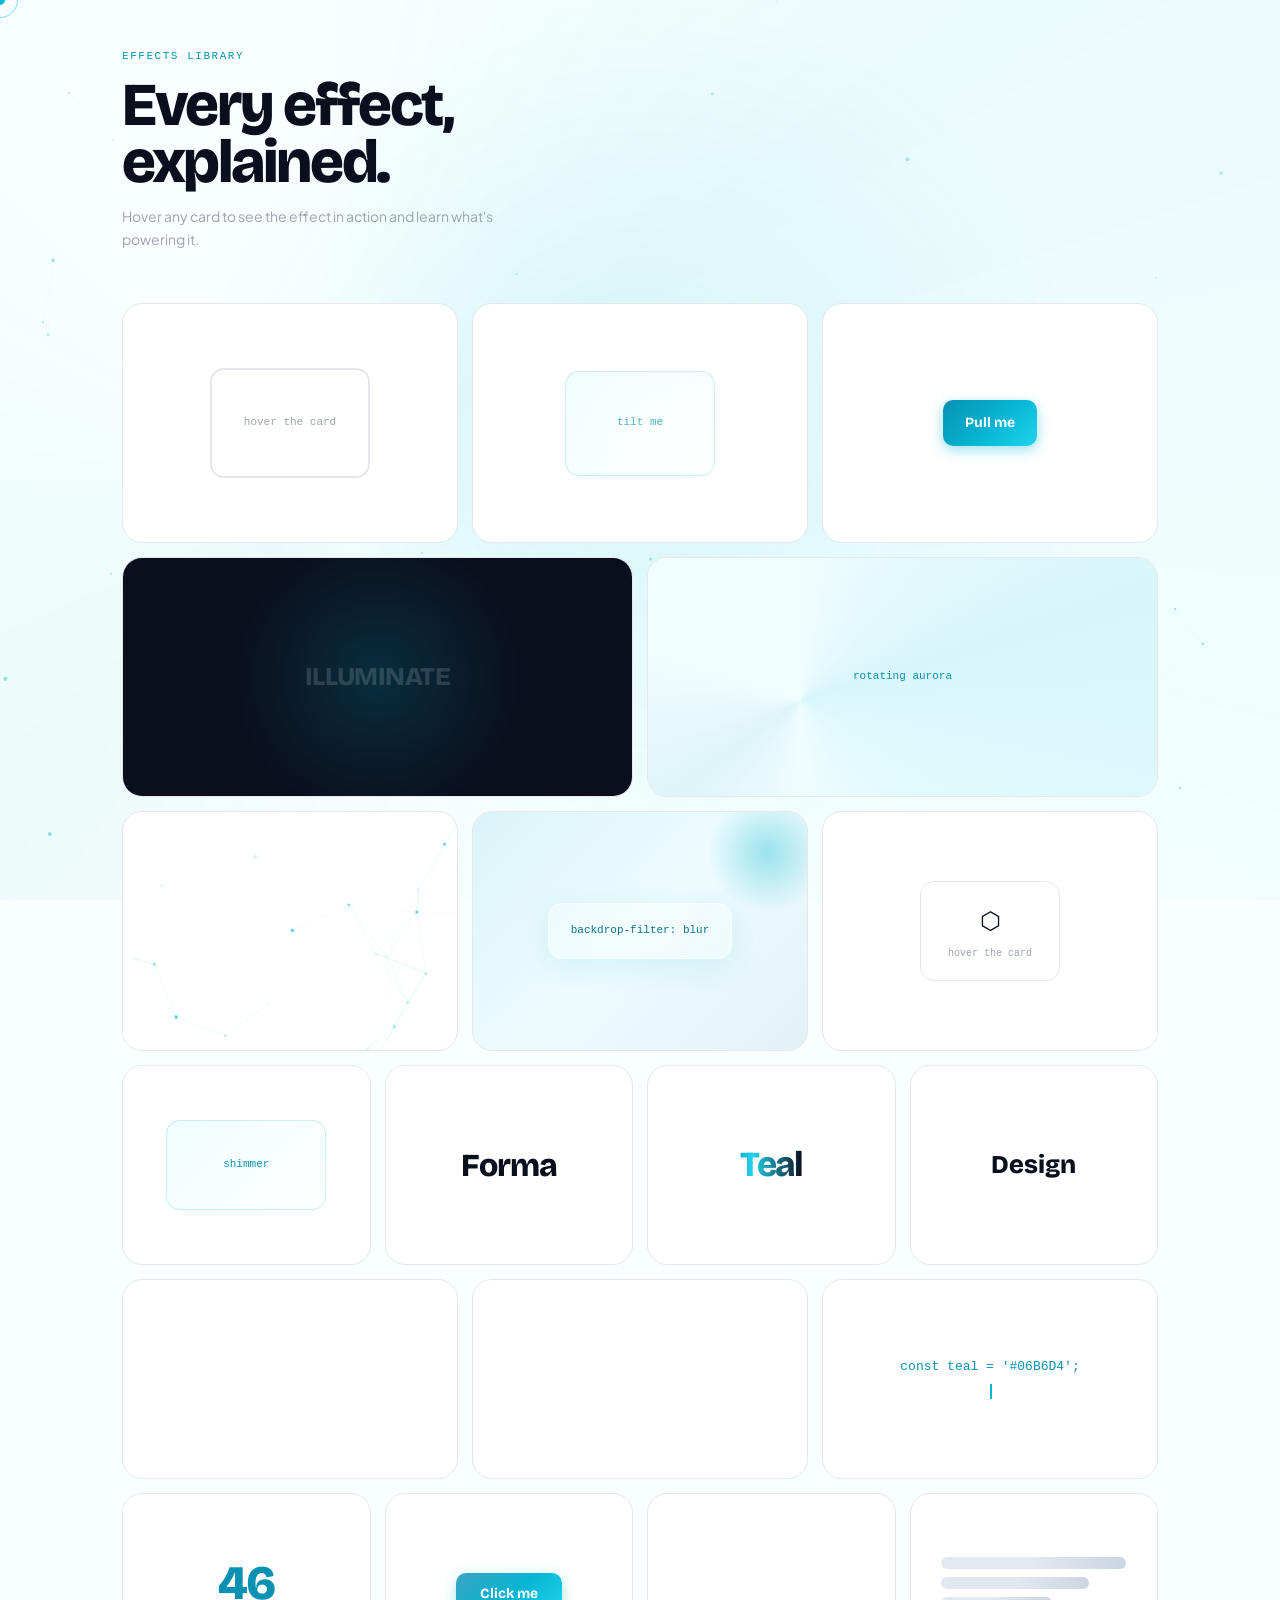
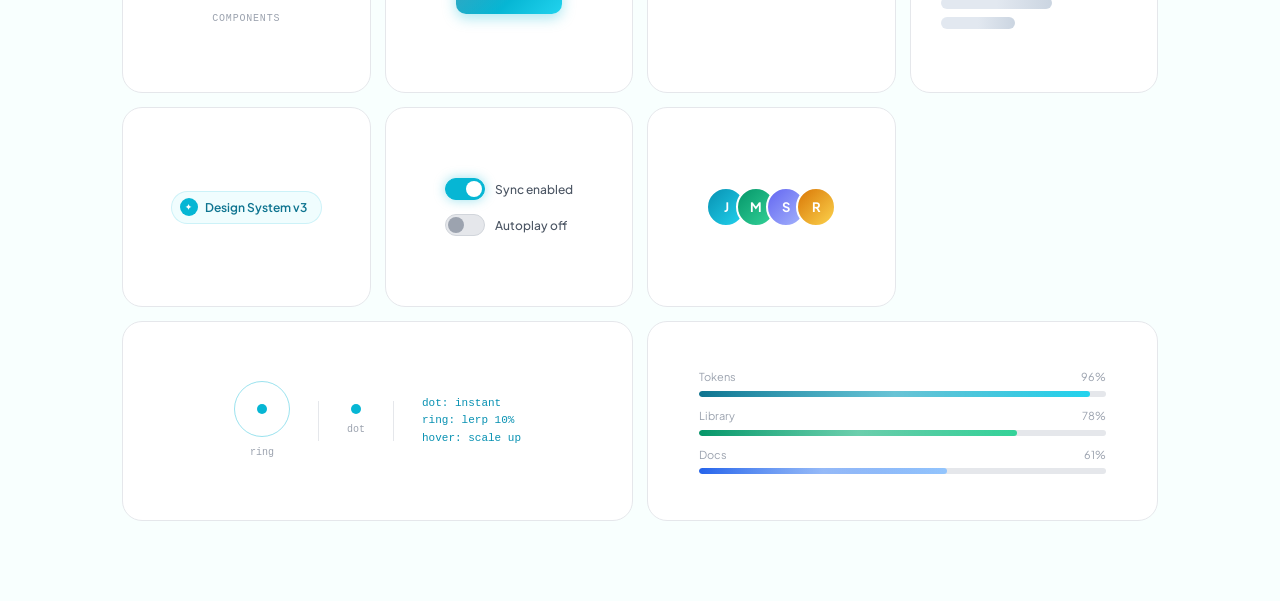
<file: demo2.html>
<!DOCTYPE html>
<html lang="en">
<head>
<meta charset="UTF-8">
<meta name="viewport" content="width=device-width, initial-scale=1.0">
<title>Effects Showcase</title>
<link rel="stylesheet" href="design-system.css">
<style>
/* ── PAGE ──────────────────────────────────────────────── */
body { background: #F8FFFE; }
.page { max-width: 1100px; margin: 0 auto; padding: 48px 32px 80px; position: relative; z-index: 1; }

/* ── PAGE HEADER ───────────────────────────────────────── */
.page-eyebrow { font-family: var(--mono); font-size: 11px; letter-spacing: .14em; text-transform: uppercase; color: var(--teal-dark); margin-bottom: 10px; }
.page-title { font-family: var(--display); font-size: clamp(2.2rem, 5vw, 3.8rem); font-weight: 800; letter-spacing: -.04em; color: var(--text); line-height: .95; margin-bottom: 14px; }
.page-sub { font-size: 14px; color: var(--text3); max-width: 380px; line-height: 1.65; margin-bottom: 52px; }

/* ── BENTO GRID ────────────────────────────────────────── */
.bento { display: grid; grid-template-columns: repeat(12, 1fr); gap: 14px; }

/* ── EFFECT CARD ───────────────────────────────────────── */
.ec {
  border-radius: 20px;
  background: #fff;
  border: 1.5px solid var(--border2);
  position: relative;
  overflow: hidden;
  cursor: none;
  transition: border-color .3s, box-shadow .3s;
  display: flex;
  align-items: center;
  justify-content: center;
}
.ec:hover { border-color: rgba(6,182,212,.4); box-shadow: 0 16px 48px rgba(6,182,212,.12); }

/* Hover label */
.ec-label {
  position: absolute;
  bottom: 0; left: 0; right: 0;
  padding: 10px 16px 12px;
  background: linear-gradient(to top, rgba(255,255,255,.98) 60%, transparent);
  transform: translateY(100%);
  transition: transform .32s cubic-bezier(.4,0,.2,1);
  pointer-events: none;
}
.ec:hover .ec-label { transform: translateY(0); }
.ec-name { font-family: var(--mono); font-size: 10.5px; font-weight: 600; color: var(--teal-dark); letter-spacing: .07em; text-transform: uppercase; margin-bottom: 2px; }
.ec-desc { font-size: 11.5px; color: var(--text3); line-height: 1.5; }

/* Grid spans */
.span-4  { grid-column: span 4; }
.span-3  { grid-column: span 3; }
.span-6  { grid-column: span 6; }
.span-8  { grid-column: span 8; }
.span-12 { grid-column: span 12; }
.h-200 { min-height: 200px; }
.h-240 { min-height: 240px; }
.h-280 { min-height: 280px; }
.h-160 { min-height: 160px; }
.h-320 { min-height: 320px; }

/* ── EFFECT: RUNNING BORDER ────────────────────────────── */
@property --rb { syntax: '<angle>'; initial-value: 0deg; inherits: false; }
.demo-rb-outer {
  width: 160px; height: 110px;
  border-radius: 14px; padding: 2px;
  background: var(--border2); position: relative; overflow: hidden;
}
.demo-rb-outer::before {
  content: ''; position: absolute; inset: -3px;
  background: conic-gradient(from var(--rb),
    transparent 50%, rgba(34,211,238,.3) 63%, #22D3EE 73%, rgba(255,255,255,.9) 78%, #06B6D4 84%, transparent 95%);
  border-radius: 17px;
  animation: rb-spin 2s linear infinite paused; opacity: 0; transition: opacity .3s;
}
@keyframes rb-spin { to { --rb: 360deg; } }
.ec:hover .demo-rb-outer::before { opacity: 1; animation-play-state: running; }
.demo-rb-inner { background: #fff; border-radius: 12px; width: 100%; height: 100%; display: flex; align-items: center; justify-content: center; }
.demo-rb-inner span { font-family: var(--mono); font-size: 11px; color: var(--text3); }

/* ── EFFECT: 3D TILT ───────────────────────────────────── */
.demo-tilt-wrap { perspective: 600px; width: 150px; height: 105px; }
.demo-tilt-card {
  width: 100%; height: 100%; border-radius: 14px;
  background: linear-gradient(135deg, var(--teal-mist), #fff);
  border: 1.5px solid rgba(6,182,212,.2);
  display: flex; align-items: center; justify-content: center;
  transition: box-shadow .3s;
  position: relative; overflow: hidden;
}
.demo-tilt-card::before {
  content: ''; position: absolute; inset: 0;
  background: radial-gradient(120px circle at var(--tx,50%) var(--ty,50%), rgba(255,255,255,.35) 0%, transparent 70%);
  pointer-events: none;
}
.demo-tilt-card span { font-family: var(--mono); font-size: 11px; color: var(--teal-dark); }

/* ── EFFECT: MAGNETIC ──────────────────────────────────── */
.demo-mag {
  padding: 12px 22px; border-radius: 10px;
  background: linear-gradient(135deg, #0891B2, #06B6D4 55%, #22D3EE);
  color: #fff; font-family: var(--display); font-size: 14px; font-weight: 700;
  transition: box-shadow .2s;
  will-change: transform; display: inline-block;
  box-shadow: 0 4px 14px rgba(6,182,212,.4);
}

/* ── EFFECT: SPOTLIGHT ─────────────────────────────────── */
.demo-spot-inner {
  width: 100%; height: 100%;
  background: #0A0F1E;
  display: flex; align-items: center; justify-content: center;
  position: relative; overflow: hidden;
}
.demo-spot-glow {
  position: absolute; inset: 0; pointer-events: none;
  background: radial-gradient(220px circle at var(--sx,50%) var(--sy,50%), rgba(6,182,212,.18) 0%, transparent 65%);
  transition: background .06s;
}
.demo-spot-text { font-family: var(--display); font-size: 1.6rem; font-weight: 800; color: rgba(255,255,255,.15); letter-spacing: -.02em; z-index: 1; }

/* ── EFFECT: AURORA ────────────────────────────────────── */
@property --au { syntax: '<angle>'; initial-value: 0deg; inherits: false; }
.demo-aurora {
  width: 100%; height: 100%;
  background: #F0FDFE;
  position: relative; overflow: hidden;
  display: flex; align-items: center; justify-content: center;
}
.demo-aurora::before {
  content: ''; position: absolute; inset: 0;
  background: conic-gradient(from var(--au) at 30% 60%,
    transparent, rgba(6,182,212,.1) 20%, rgba(34,211,238,.08) 35%,
    transparent 50%, rgba(8,145,178,.08) 65%, transparent 80%);
  animation: au-spin 8s linear infinite;
}
@keyframes au-spin { to { --au: 360deg; } }
.demo-aurora span { font-family: var(--mono); font-size: 11px; color: var(--teal-dark); z-index: 1; position: relative; }

/* ── EFFECT: PARTICLES ─────────────────────────────────── */
#mini-canvas { position: absolute; inset: 0; width: 100%; height: 100%; }

/* ── EFFECT: GLASSMORPHISM ─────────────────────────────── */
.demo-glass-bg {
  width: 100%; height: 100%; position: relative; overflow: hidden;
  background: linear-gradient(135deg, rgba(6,182,212,.15), rgba(34,211,238,.08), rgba(8,145,178,.12));
  display: flex; align-items: center; justify-content: center;
}
.demo-glass-bg::before {
  content: ''; position: absolute;
  width: 120px; height: 120px; border-radius: 50%;
  background: radial-gradient(circle, rgba(6,182,212,.35) 0%, transparent 70%);
  top: -20px; right: -20px;
  animation: corner-drift 5s ease-in-out infinite alternate;
}
.demo-glass-card {
  padding: 18px 22px; border-radius: 14px;
  background: rgba(255,255,255,.3);
  border: 1px solid rgba(255,255,255,.5);
  backdrop-filter: blur(16px); -webkit-backdrop-filter: blur(16px);
  box-shadow: 0 8px 32px rgba(6,182,212,.12);
  z-index: 1;
}
.demo-glass-card p { font-family: var(--mono); font-size: 11px; color: var(--teal-deep); }

/* ── EFFECT: LIFT & GLOW ───────────────────────────────── */
.demo-lift {
  width: 140px; padding: 18px;
  background: #fff; border: 1.5px solid var(--border2); border-radius: 14px;
  transition: transform .35s cubic-bezier(.34,1.56,.64,1), box-shadow .35s, border-color .3s;
  text-align: center;
}
.ec:hover .demo-lift {
  transform: translateY(-14px) scale(1.04);
  box-shadow: 0 28px 60px rgba(6,182,212,.2), 0 0 0 1px rgba(6,182,212,.15);
  border-color: var(--teal);
}
.demo-lift-icon { font-size: 24px; margin-bottom: 8px; display: block; transition: transform .35s cubic-bezier(.34,1.56,.64,1); }
.ec:hover .demo-lift-icon { transform: scale(1.2) rotate(-8deg); }
.demo-lift p { font-family: var(--mono); font-size: 10px; color: var(--text3); }

/* ── EFFECT: SHIMMER ───────────────────────────────────── */
.demo-shimmer {
  width: 160px; height: 90px;
  background: linear-gradient(135deg, var(--teal-mist), #fff);
  border: 1.5px solid rgba(6,182,212,.2); border-radius: 14px;
  position: relative; overflow: hidden;
  display: flex; align-items: center; justify-content: center;
}
.demo-shimmer::after {
  content: ''; position: absolute; top: 0; left: -100%;
  width: 60%; height: 100%;
  background: linear-gradient(105deg, transparent, rgba(255,255,255,.7), rgba(6,182,212,.1), transparent);
  pointer-events: none;
}
.ec:hover .demo-shimmer::after { animation: shimmer-demo .7s ease forwards; }
@keyframes shimmer-demo { to { left: 160%; } }
.demo-shimmer span { font-family: var(--mono); font-size: 11px; color: var(--teal-dark); }

/* ── EFFECT: SCRAMBLE ──────────────────────────────────── */
.demo-scramble { font-family: var(--display); font-size: 2rem; font-weight: 800; letter-spacing: -.03em; color: var(--text); cursor: none; min-width: 140px; text-align: center; }

/* ── EFFECT: GRADIENT TEXT ─────────────────────────────── */
.demo-grad {
  font-family: var(--display); font-size: 2.2rem; font-weight: 800; letter-spacing: -.04em;
  background: linear-gradient(90deg, var(--text) 0%, var(--teal-dark) 40%, var(--teal-light) 60%, var(--text) 100%);
  background-size: 200% auto;
  -webkit-background-clip: text; -webkit-text-fill-color: transparent; background-clip: text;
  background-position: 100% center;
}
.ec:hover .demo-grad { animation: grad-demo 1.6s ease forwards; }
@keyframes grad-demo { to { background-position: 0% center; } }

/* ── EFFECT: HIGHLIGHT SWEEP ───────────────────────────── */
.demo-hl-wrap { position: relative; display: inline-block; }
.demo-hl { font-family: var(--display); font-size: 1.6rem; font-weight: 800; color: var(--text); position: relative; z-index: 1; }
.demo-hl-wrap::after {
  content: ''; position: absolute; bottom: 3px; left: 0; right: 0; height: 38%;
  background: var(--teal-pale); border-radius: 3px; z-index: 0;
  transform: scaleX(0); transform-origin: left;
  transition: transform .55s cubic-bezier(.4,0,.2,1);
}
.ec:hover .demo-hl-wrap::after { transform: scaleX(1); }

/* ── EFFECT: WORD STAGGER ──────────────────────────────── */
.demo-stagger { font-family: var(--display); font-size: 1.1rem; font-weight: 700; color: var(--text); max-width: 180px; text-align: center; line-height: 1.4; }
.stagger-word { display: inline-block; opacity: 0; transform: translateY(10px); transition: opacity .3s, transform .3s; }

/* ── EFFECT: BLUR IN ───────────────────────────────────── */
.demo-blur { font-family: var(--display); font-size: 1.5rem; font-weight: 700; color: var(--text); filter: blur(8px); opacity: 0; transition: filter .7s ease, opacity .7s ease; }
.ec:hover .demo-blur { filter: blur(0); opacity: 1; }

/* ── EFFECT: TYPEWRITER ────────────────────────────────── */
.demo-tw { font-family: var(--mono); font-size: 13px; color: var(--teal-dark); min-height: 1.4em; }
.demo-tw-cursor { display: inline-block; width: 2px; height: 1em; background: var(--teal); vertical-align: middle; margin-left: 1px; animation: blink .7s step-end infinite; }
@keyframes blink { 0%,100% { opacity: 1; } 50% { opacity: 0; } }

/* ── EFFECT: COUNTER ───────────────────────────────────── */
.demo-counter { font-family: var(--display); font-size: 3rem; font-weight: 800; color: var(--teal-dark); letter-spacing: -.04em; line-height: 1; }
.demo-counter-sub { font-family: var(--mono); font-size: 10px; color: var(--text3); text-transform: uppercase; letter-spacing: .08em; margin-top: 4px; }

/* ── EFFECT: RIPPLE ────────────────────────────────────── */
.demo-ripple-btn {
  padding: 12px 24px; border-radius: 10px; border: none;
  background: linear-gradient(135deg, #0891B2, #06B6D4 55%, #22D3EE);
  color: #fff; font-family: var(--display); font-size: 14px; font-weight: 700;
  cursor: none; position: relative; overflow: hidden;
  box-shadow: 0 4px 14px rgba(6,182,212,.35);
}
.demo-ripple-btn::before { content: ''; position: absolute; inset: 0; background: linear-gradient(135deg, rgba(255,255,255,.2), transparent 55%); pointer-events: none; }

/* ── EFFECT: CUSTOM CURSOR ─────────────────────────────── */
.demo-cursor-bg { width: 100%; height: 100%; background: #F8FFFE; display: flex; align-items: center; justify-content: center; gap: 16px; flex-direction: column; }
.demo-cursor-dot { width: 10px; height: 10px; border-radius: 50%; background: var(--teal); }
.demo-cursor-ring { width: 34px; height: 34px; border-radius: 50%; border: 1.5px solid rgba(6,182,212,.5); display: flex; align-items: center; justify-content: center; }
.demo-cursor-ring-inner { width: 10px; height: 10px; border-radius: 50%; background: var(--teal); }
.demo-cursor-label { font-family: var(--mono); font-size: 10px; color: var(--text3); }

/* ── EFFECT: BADGE PULSE ───────────────────────────────── */
.demo-badge {
  display: inline-flex; align-items: center; gap: 7px;
  padding: 6px 14px 6px 8px; border: 1px solid var(--border);
  border-radius: 99px; background: var(--teal-mist);
  font-size: 12px; font-weight: 600; color: var(--teal-deep);
}
.demo-badge-dot { width: 18px; height: 18px; border-radius: 50%; background: var(--teal); display: flex; align-items: center; justify-content: center; }
.demo-badge-dot::after { content: '✦'; font-size: 8px; color: #fff; animation: spin-slow 4s linear infinite; }
.ec:hover .demo-badge { animation: badge-pulse 1.5s ease-in-out infinite; }

/* ── EFFECT: SCROLL REVEAL ─────────────────────────────── */
.demo-reveal-row { display: flex; flex-direction: column; gap: 8px; width: 80%; }
.demo-reveal-item {
  height: 12px; border-radius: 6px; background: var(--teal-pale);
  transform: translateY(16px); opacity: 0; transition: opacity .4s, transform .4s;
}
.ec:hover .demo-reveal-item:nth-child(1) { opacity: 1; transform: none; transition-delay: 0s; }
.ec:hover .demo-reveal-item:nth-child(2) { opacity: 1; transform: none; transition-delay: .1s; width: 80%; }
.ec:hover .demo-reveal-item:nth-child(3) { opacity: 1; transform: none; transition-delay: .2s; width: 60%; }
.ec:hover .demo-reveal-item:nth-child(4) { opacity: 1; transform: none; transition-delay: .3s; width: 40%; }

/* ── EFFECT: SKELETON WAVE ─────────────────────────────── */
.demo-sk-wrap { display: flex; flex-direction: column; gap: 8px; width: 75%; }
.demo-sk { height: 12px; border-radius: 6px; background: linear-gradient(90deg, #E2E8F0 25%, #CBD5E1 50%, #E2E8F0 75%); background-size: 200% 100%; animation: sk-wave 1.6s ease-in-out infinite; }
.demo-sk.w60 { width: 60%; }
.demo-sk.w80 { width: 80%; }
.demo-sk.w40 { width: 40%; }

/* ── EFFECT: TOGGLE GLOW ───────────────────────────────── */
.demo-toggle-set { display: flex; flex-direction: column; gap: 14px; }
.demo-toggle-wrap { display: flex; align-items: center; gap: 10px; }
.demo-toggle { width: 40px; height: 22px; border-radius: 11px; background: var(--border2); border: 1.5px solid #D1D5DB; position: relative; transition: all .25s; flex-shrink: 0; }
.demo-toggle::after { content: ''; width: 16px; height: 16px; border-radius: 50%; background: #9CA3AF; position: absolute; top: 2px; left: 2px; transition: transform .25s, background .25s; }
.demo-toggle.on { background: var(--teal); border-color: var(--teal); box-shadow: 0 0 12px rgba(6,182,212,.4); }
.demo-toggle.on::after { background: #fff; transform: translateX(18px); }
.demo-toggle-lbl { font-size: 12px; color: var(--text2); font-weight: 500; }

/* ── EFFECT: AVATAR HOVER ──────────────────────────────── */
.demo-av-group { display: flex; }
.demo-av { width: 40px; height: 40px; border-radius: 50%; border: 2.5px solid #fff; display: flex; align-items: center; justify-content: center; font-size: 13px; font-weight: 700; color: #fff; margin-left: -10px; transition: transform .25s cubic-bezier(.34,1.56,.64,1), box-shadow .25s, z-index 0s; position: relative; cursor: none; }
.demo-av:first-child { margin-left: 0; }
.ec:hover .demo-av:hover { transform: translateY(-8px) scale(1.15); z-index: 10; box-shadow: 0 10px 24px rgba(0,0,0,.15); }

/* ── FADE UP ───────────────────────────────────────────── */
.fade-up { opacity: 0; transform: translateY(24px); transition: opacity .55s ease, transform .55s cubic-bezier(.4,0,.2,1); }
.fade-up.in { opacity: 1; transform: none; }
</style>
</head>
<body>

<div id="cur"></div>
<div id="ring"></div>
<div id="spotlight"></div>
<div class="aurora"></div>
<canvas id="canvas-bg"></canvas>

<div class="page">

  <div class="page-eyebrow fade-up">Effects Library</div>
  <h1 class="page-title fade-up">Every effect,<br>explained.</h1>
  <p class="page-sub fade-up">Hover any card to see the effect in action and learn what's powering it.</p>

  <div class="bento">

    <!-- RUNNING BORDER — span 4 -->
    <div class="ec span-4 h-240 fade-up">
      <div class="demo-rb-outer">
        <div class="demo-rb-inner"><span>hover the card</span></div>
      </div>
      <div class="ec-label">
        <div class="ec-name">Running Border</div>
        <div class="ec-desc">CSS @property animates a conic-gradient angle, sweeping a teal light around the edge.</div>
      </div>
    </div>

    <!-- 3D TILT — span 4 -->
    <div class="ec span-4 h-240 fade-up" id="tilt-demo">
      <div class="demo-tilt-wrap" id="tilt-inner-wrap">
        <div class="demo-tilt-card" id="tilt-card">
          <span>tilt me</span>
        </div>
      </div>
      <div class="ec-label">
        <div class="ec-name">3D Card Tilt</div>
        <div class="ec-desc">Mouse position drives rotateX/Y up to 18°. A specular highlight tracks the cursor.</div>
      </div>
    </div>

    <!-- MAGNETIC — span 4 -->
    <div class="ec span-4 h-240 fade-up" id="mag-demo">
      <div class="demo-mag magnetic-demo">Pull me</div>
      <div class="ec-label">
        <div class="ec-name">Magnetic Pull</div>
        <div class="ec-desc">Button calculates cursor offset and translates toward it. Spring easing on release.</div>
      </div>
    </div>

    <!-- SPOTLIGHT — span 6 -->
    <div class="ec span-6 h-240 fade-up" id="spot-demo">
      <div class="demo-spot-inner">
        <div class="demo-spot-glow" id="spot-glow"></div>
        <div class="demo-spot-text">ILLUMINATE</div>
      </div>
      <div class="ec-label" style="background:linear-gradient(to top, rgba(10,15,30,.95) 60%, transparent)">
        <div class="ec-name" style="color:var(--teal-light)">Cursor Spotlight</div>
        <div class="ec-desc" style="color:rgba(255,255,255,.5)">Radial gradient follows mouse. CSS custom properties update each mousemove frame.</div>
      </div>
    </div>

    <!-- AURORA — span 6 -->
    <div class="ec span-6 h-240 fade-up">
      <div class="demo-aurora">
        <span>rotating aurora</span>
      </div>
      <div class="ec-label">
        <div class="ec-name">Aurora Sweep</div>
        <div class="ec-desc">@property animates a conic-gradient angle 360° in a slow loop behind the entire page.</div>
      </div>
    </div>

    <!-- PARTICLES — span 4 -->
    <div class="ec span-4 h-240 fade-up" style="position:relative;overflow:hidden">
      <canvas id="mini-canvas"></canvas>
      <div class="ec-label" style="z-index:2">
        <div class="ec-name">Particle Network</div>
        <div class="ec-desc">Canvas dots drift toward your cursor. Lines draw between nearby particles.</div>
      </div>
    </div>

    <!-- GLASSMORPHISM — span 4 -->
    <div class="ec span-4 h-240 fade-up" style="padding:0;overflow:hidden">
      <div class="demo-glass-bg">
        <div class="demo-glass-card">
          <p>backdrop-filter: blur</p>
        </div>
      </div>
      <div class="ec-label">
        <div class="ec-name">Glassmorphism</div>
        <div class="ec-desc">backdrop-filter blur on a translucent surface. Tinted with a teal gradient behind it.</div>
      </div>
    </div>

    <!-- LIFT & GLOW — span 4 -->
    <div class="ec span-4 h-240 fade-up">
      <div class="demo-lift">
        <span class="demo-lift-icon">⬡</span>
        <p>hover the card</p>
      </div>
      <div class="ec-label">
        <div class="ec-name">Lift & Shadow Bloom</div>
        <div class="ec-desc">translateY(-14px) + scale with spring easing. Shadow expands with teal tint.</div>
      </div>
    </div>

    <!-- SHIMMER — span 3 -->
    <div class="ec span-3 h-200 fade-up">
      <div class="demo-shimmer">
        <span>shimmer</span>
      </div>
      <div class="ec-label">
        <div class="ec-name">Shimmer Sweep</div>
        <div class="ec-desc">A light band slides across on hover via CSS animation.</div>
      </div>
    </div>

    <!-- SCRAMBLE — span 3 -->
    <div class="ec span-3 h-200 fade-up" id="scramble-demo">
      <div class="demo-scramble" id="scramble-text">Forma</div>
      <div class="ec-label">
        <div class="ec-name">Text Scramble</div>
        <div class="ec-desc">Letters cycle through random chars before resolving to the final string.</div>
      </div>
    </div>

    <!-- GRADIENT TEXT — span 3 -->
    <div class="ec span-3 h-200 fade-up">
      <div class="demo-grad">Teal</div>
      <div class="ec-label">
        <div class="ec-name">Gradient Text Fill</div>
        <div class="ec-desc">background-clip: text shifts a 200% wide gradient from right to left.</div>
      </div>
    </div>

    <!-- HIGHLIGHT SWEEP — span 3 -->
    <div class="ec span-3 h-200 fade-up">
      <div class="demo-hl-wrap">
        <span class="demo-hl">Design</span>
      </div>
      <div class="ec-label">
        <div class="ec-name">Highlight Sweep</div>
        <div class="ec-desc">A teal pseudo-element scales from scaleX(0) to 1 under the text.</div>
      </div>
    </div>

    <!-- WORD STAGGER — span 4 -->
    <div class="ec span-4 h-200 fade-up" id="stagger-demo">
      <div class="demo-stagger" id="stagger-text">Every word enters one at a time</div>
      <div class="ec-label">
        <div class="ec-name">Word Stagger</div>
        <div class="ec-desc">Text splits into spans. Each gets an increasing transition-delay for cascade effect.</div>
      </div>
    </div>

    <!-- BLUR IN — span 4 -->
    <div class="ec span-4 h-200 fade-up">
      <div class="demo-blur">Clarity</div>
      <div class="ec-label">
        <div class="ec-name">Blur-In Reveal</div>
        <div class="ec-desc">filter: blur(8px) transitions to blur(0) simultaneously with opacity 0→1.</div>
      </div>
    </div>

    <!-- TYPEWRITER — span 4 -->
    <div class="ec span-4 h-200 fade-up" id="tw-demo">
      <div style="text-align:center">
        <div class="demo-tw" id="demo-tw-text"></div><span class="demo-tw-cursor"></span>
      </div>
      <div class="ec-label">
        <div class="ec-name">Typewriter</div>
        <div class="ec-desc">Characters append one by one with a randomised delay. Retypes on hover.</div>
      </div>
    </div>

    <!-- COUNTER — span 3 -->
    <div class="ec span-3 h-200 fade-up" id="cnt-demo">
      <div style="text-align:center">
        <div class="demo-counter" id="demo-cnt">0</div>
        <div class="demo-counter-sub">components</div>
      </div>
      <div class="ec-label">
        <div class="ec-name">Animated Counter</div>
        <div class="ec-desc">IntersectionObserver fires a cubic-bezier eased number animation on enter.</div>
      </div>
    </div>

    <!-- RIPPLE — span 3 -->
    <div class="ec span-3 h-200 fade-up">
      <button class="demo-ripple-btn" id="ripple-btn">Click me</button>
      <div class="ec-label">
        <div class="ec-name">Click Ripple</div>
        <div class="ec-desc">A span is injected at click coords, scaled from 0→4 with opacity fade.</div>
      </div>
    </div>

    <!-- SCROLL REVEAL — span 3 -->
    <div class="ec span-3 h-200 fade-up">
      <div class="demo-reveal-row">
        <div class="demo-reveal-item"></div>
        <div class="demo-reveal-item"></div>
        <div class="demo-reveal-item" style="background:var(--teal-pale)"></div>
        <div class="demo-reveal-item" style="background:rgba(6,182,212,.12)"></div>
      </div>
      <div class="ec-label">
        <div class="ec-name">Scroll Reveal</div>
        <div class="ec-desc">IntersectionObserver adds a class, each child gets a staggered transition-delay.</div>
      </div>
    </div>

    <!-- SKELETON WAVE — span 3 -->
    <div class="ec span-3 h-200 fade-up">
      <div class="demo-sk-wrap">
        <div class="demo-sk"></div>
        <div class="demo-sk w80"></div>
        <div class="demo-sk w60"></div>
        <div class="demo-sk w40"></div>
      </div>
      <div class="ec-label">
        <div class="ec-name">Skeleton Wave</div>
        <div class="ec-desc">A moving gradient (background-position) simulates content loading state.</div>
      </div>
    </div>

    <!-- BADGE PULSE — span 3 -->
    <div class="ec span-3 h-200 fade-up">
      <div class="demo-badge">
        <div class="demo-badge-dot"></div>
        Design System v3
      </div>
      <div class="ec-label">
        <div class="ec-name">Badge Pulse</div>
        <div class="ec-desc">box-shadow expands and contracts in a keyframe loop. Icon rotates continuously.</div>
      </div>
    </div>

    <!-- TOGGLE GLOW — span 3 -->
    <div class="ec span-3 h-200 fade-up">
      <div class="demo-toggle-set">
        <div class="demo-toggle-wrap">
          <div class="demo-toggle on" onclick="this.classList.toggle('on')"></div>
          <span class="demo-toggle-lbl">Sync enabled</span>
        </div>
        <div class="demo-toggle-wrap">
          <div class="demo-toggle" onclick="this.classList.toggle('on')"></div>
          <span class="demo-toggle-lbl">Autoplay off</span>
        </div>
      </div>
      <div class="ec-label">
        <div class="ec-name">Toggle Glow</div>
        <div class="ec-desc">box-shadow: 0 0 12px teal pulses when active. Thumb slides with CSS transition.</div>
      </div>
    </div>

    <!-- AVATAR POP — span 3 -->
    <div class="ec span-3 h-200 fade-up">
      <div class="demo-av-group">
        <div class="demo-av" style="background:linear-gradient(135deg,#0891B2,#22D3EE)">J</div>
        <div class="demo-av" style="background:linear-gradient(135deg,#059669,#34D399)">M</div>
        <div class="demo-av" style="background:linear-gradient(135deg,#6366F1,#A5B4FC)">S</div>
        <div class="demo-av" style="background:linear-gradient(135deg,#D97706,#FCD34D)">R</div>
      </div>
      <div class="ec-label">
        <div class="ec-name">Avatar Pop</div>
        <div class="ec-desc">translateY(-8px) + scale(1.15) with spring cubic-bezier. Negative margin creates stack overlap.</div>
      </div>
    </div>

    <!-- CURSOR DEMO — span 6 -->
    <div class="ec span-6 h-200 fade-up">
      <div style="display:flex;align-items:center;gap:28px">
        <div style="display:flex;flex-direction:column;align-items:center;gap:8px">
          <div style="display:flex;align-items:center;justify-content:center;width:56px;height:56px;border-radius:50%;border:1.5px solid rgba(6,182,212,.4)">
            <div style="width:10px;height:10px;border-radius:50%;background:var(--teal)"></div>
          </div>
          <span style="font-family:var(--mono);font-size:10px;color:var(--text3)">ring</span>
        </div>
        <div style="width:1px;height:40px;background:var(--border2)"></div>
        <div style="display:flex;flex-direction:column;align-items:center;gap:8px">
          <div style="width:10px;height:10px;border-radius:50%;background:var(--teal)"></div>
          <span style="font-family:var(--mono);font-size:10px;color:var(--text3)">dot</span>
        </div>
        <div style="width:1px;height:40px;background:var(--border2)"></div>
        <div style="display:flex;flex-direction:column;align-items:center;gap:8px;max-width:180px">
          <div style="font-family:var(--mono);font-size:11px;color:var(--teal-dark);line-height:1.6">dot: instant<br>ring: lerp 10%<br>hover: scale up</div>
        </div>
      </div>
      <div class="ec-label">
        <div class="ec-name">Custom Cursor</div>
        <div class="ec-desc">Dot snaps instantly. Ring uses linear interpolation each rAF frame for a trailing lag effect.</div>
      </div>
    </div>

    <!-- PROGRESS ANIMATE — span 6 -->
    <div class="ec span-6 h-200 fade-up" id="pb-demo">
      <div style="width:80%;display:flex;flex-direction:column;gap:10px">
        <div>
          <div style="display:flex;justify-content:space-between;font-size:11px;color:var(--text3);margin-bottom:5px"><span>Tokens</span><span>96%</span></div>
          <div class="progress-track"><div class="pb-demo-bar pb-teal" data-w="96" style="width:0%;height:6px;border-radius:3px;background:linear-gradient(90deg,var(--teal-deep),var(--teal-light));transition:none;position:relative;overflow:hidden"><div style="position:absolute;inset:0;background:linear-gradient(90deg,transparent,rgba(255,255,255,.35),transparent);animation:pb-shine 2.5s ease-in-out infinite"></div></div></div>
        </div>
        <div>
          <div style="display:flex;justify-content:space-between;font-size:11px;color:var(--text3);margin-bottom:5px"><span>Library</span><span>78%</span></div>
          <div class="progress-track"><div class="pb-demo-bar pb-success" data-w="78" style="width:0%;height:6px;border-radius:3px;background:linear-gradient(90deg,#059669,#34D399);transition:none;position:relative;overflow:hidden"><div style="position:absolute;inset:0;background:linear-gradient(90deg,transparent,rgba(255,255,255,.35),transparent);animation:pb-shine 2.5s ease-in-out infinite .4s"></div></div></div>
        </div>
        <div>
          <div style="display:flex;justify-content:space-between;font-size:11px;color:var(--text3);margin-bottom:5px"><span>Docs</span><span>61%</span></div>
          <div class="progress-track"><div class="pb-demo-bar pb-info" data-w="61" style="width:0%;height:6px;border-radius:3px;background:linear-gradient(90deg,#2563EB,#93C5FD);transition:none;position:relative;overflow:hidden"><div style="position:absolute;inset:0;background:linear-gradient(90deg,transparent,rgba(255,255,255,.35),transparent);animation:pb-shine 2.5s ease-in-out infinite .8s"></div></div></div>
        </div>
      </div>
      <div class="ec-label">
        <div class="ec-name">Progress Bar Reveal</div>
        <div class="ec-desc">Width animates from 0 on hover via CSS transition. A shimmer keyframe loops continuously.</div>
      </div>
    </div>

  </div><!-- /bento -->
</div>

<script>
/* CURSOR */
const cur = document.getElementById('cur'), ring = document.getElementById('ring'), spot = document.getElementById('spotlight');
let mx=0,my=0,rx=0,ry=0;
document.addEventListener('mousemove', e => {
  mx=e.clientX; my=e.clientY;
  cur.style.left=mx+'px'; cur.style.top=my+'px';
  spot.style.setProperty('--mx', mx+'px'); spot.style.setProperty('--my', my+'px');
});
(function loop(){ rx+=(mx-rx)*.1; ry+=(my-ry)*.1; ring.style.left=rx+'px'; ring.style.top=ry+'px'; requestAnimationFrame(loop); })();
document.querySelectorAll('.ec, button, .demo-av').forEach(el => {
  el.addEventListener('mouseenter', ()=>document.body.classList.add('hovering'));
  el.addEventListener('mouseleave', ()=>document.body.classList.remove('hovering'));
});

/* MINI PARTICLE CANVAS */
const mc = document.getElementById('mini-canvas');
const mctx = mc.getContext('2d');
let mw,mh;
function mresize(){
  const r = mc.parentElement.getBoundingClientRect();
  mw = mc.width = r.width; mh = mc.height = r.height;
}
mresize(); window.addEventListener('resize', mresize);
let mparts = Array.from({length:30}, () => ({
  x: Math.random()*500, y: Math.random()*300,
  vx:(Math.random()-.5)*.5, vy:(Math.random()-.5)*.5,
  r: Math.random()*1.5+.5, a: Math.random()*.5+.2
}));
let lmx=mw/2,lmy=mh/2;
mc.parentElement.addEventListener('mousemove', e => {
  const r=mc.getBoundingClientRect(); lmx=e.clientX-r.left; lmy=e.clientY-r.top;
});
(function mloop(){
  mctx.clearRect(0,0,mw,mh);
  mparts.forEach(p => {
    p.x+=p.vx; p.y+=p.vy;
    if(p.x<0||p.x>mw) p.vx*=-1; if(p.y<0||p.y>mh) p.vy*=-1;
    const dx=lmx-p.x,dy=lmy-p.y,d=Math.hypot(dx,dy);
    if(d<120){p.vx+=dx/d*.025;p.vy+=dy/d*.025;}
    const spd=Math.hypot(p.vx,p.vy); if(spd>1.8){p.vx/=spd;p.vy/=spd;}
    mctx.beginPath(); mctx.arc(p.x,p.y,p.r,0,Math.PI*2);
    mctx.fillStyle=`rgba(6,182,212,${p.a})`; mctx.fill();
  });
  for(let i=0;i<mparts.length;i++) for(let j=i+1;j<mparts.length;j++){
    const dx=mparts[i].x-mparts[j].x, dy=mparts[i].y-mparts[j].y, d=Math.hypot(dx,dy);
    if(d<90){mctx.beginPath();mctx.moveTo(mparts[i].x,mparts[i].y);mctx.lineTo(mparts[j].x,mparts[j].y);mctx.strokeStyle=`rgba(6,182,212,${.2*(1-d/90)})`;mctx.lineWidth=.8;mctx.stroke();}
  }
  requestAnimationFrame(mloop);
})();

/* 3D TILT */
const tiltWrap = document.getElementById('tilt-demo');
const tiltCard = document.getElementById('tilt-card');
tiltWrap.addEventListener('mousemove', e => {
  const r=tiltWrap.getBoundingClientRect();
  const x=(e.clientX-r.left)/r.width-.5, y=(e.clientY-r.top)/r.height-.5;
  tiltCard.style.transform=`rotateY(${x*22}deg) rotateX(${-y*22}deg) scale(1.05)`;
  tiltCard.style.transition='transform .05s';
  tiltCard.style.setProperty('--tx',(x+.5)*100+'%');
  tiltCard.style.setProperty('--ty',(y+.5)*100+'%');
  tiltCard.style.boxShadow=`${-x*20}px ${y*20}px 40px rgba(6,182,212,.2)`;
});
tiltWrap.addEventListener('mouseleave', () => {
  tiltCard.style.transform=''; tiltCard.style.transition='transform .5s cubic-bezier(.34,1.56,.64,1)'; tiltCard.style.boxShadow='';
});

/* MAGNETIC */
const magEl = document.querySelector('.magnetic-demo');
const magDemo = document.getElementById('mag-demo');
magDemo.addEventListener('mousemove', e => {
  const r=magEl.getBoundingClientRect();
  const x=(e.clientX-r.left-r.width/2)*.5, y=(e.clientY-r.top-r.height/2)*.5;
  magEl.style.transform=`translate(${x}px,${y}px)`;
  magEl.style.transition='transform .12s';
});
magDemo.addEventListener('mouseleave', () => { magEl.style.transform=''; magEl.style.transition='transform .5s cubic-bezier(.34,1.56,.64,1)'; });

/* SPOTLIGHT DEMO */
const spotDemo = document.getElementById('spot-demo');
const spotGlow = document.getElementById('spot-glow');
spotDemo.addEventListener('mousemove', e => {
  const r=spotDemo.getBoundingClientRect();
  spotGlow.style.setProperty('--sx',(e.clientX-r.left)+'px');
  spotGlow.style.setProperty('--sy',(e.clientY-r.top)+'px');
});

/* SCRAMBLE */
const CHARS='ABCDEFGHIJKLMNOPQRSTUVWXYZabcdefghijklmnopqrstuvwxyz0123456789';
function scramble(el, final, dur){
  let start=null, len=final.length;
  function frame(ts){
    if(!start) start=ts;
    const p=Math.min((ts-start)/dur,1), res=Math.floor(p*len);
    let out='';
    for(let i=0;i<len;i++){
      if(final[i]===' '){out+=' ';continue;}
      out += i<res ? final[i] : CHARS[Math.floor(Math.random()*CHARS.length)];
    }
    el.textContent=out; if(p<1) requestAnimationFrame(frame); else el.textContent=final;
  }
  requestAnimationFrame(frame);
}
const scrDemo = document.getElementById('scramble-demo');
const scrEl   = document.getElementById('scramble-text');
scrDemo.addEventListener('mouseenter', () => scramble(scrEl, 'Forma', 700));

/* WORD STAGGER */
function initStagger(el){
  const words = el.textContent.split(' ');
  el.innerHTML = words.map((w,i)=>`<span class="stagger-word" style="transition-delay:${i*70}ms">${w}&nbsp;</span>`).join('');
}
const stagEl = document.getElementById('stagger-text');
initStagger(stagEl);
const stagDemo = document.getElementById('stagger-demo');
stagDemo.addEventListener('mouseenter', () => {
  stagEl.querySelectorAll('.stagger-word').forEach(s=>{s.style.opacity='0';s.style.transform='translateY(10px)';});
  requestAnimationFrame(()=>requestAnimationFrame(()=>{
    stagEl.querySelectorAll('.stagger-word').forEach(s=>{s.style.opacity='1';s.style.transform='none';});
  }));
});

/* TYPEWRITER */
const twDemo = document.getElementById('tw-demo');
const twTxt  = document.getElementById('demo-tw-text');
const TW_STRING = "const teal = '#06B6D4';";
let twIv = null;
function startTW(){
  clearInterval(twIv); twTxt.textContent=''; let i=0;
  twIv = setInterval(()=>{ twTxt.textContent += TW_STRING[i++]; if(i>=TW_STRING.length) clearInterval(twIv); }, 45);
}
startTW();
twDemo.addEventListener('mouseenter', startTW);

/* COUNTER */
const cntDemo = document.getElementById('cnt-demo');
const cntEl   = document.getElementById('demo-cnt');
let cntDone=false;
function runCounter(){
  const dur=1200, start=performance.now();
  function tick(now){
    const t=Math.min((now-start)/dur,1), e=1-Math.pow(1-t,3);
    cntEl.textContent=Math.round(e*48); if(t<1) requestAnimationFrame(tick);
  }
  requestAnimationFrame(tick);
}
const cntObs = new IntersectionObserver(entries=>{if(entries[0].isIntersecting&&!cntDone){runCounter();cntDone=true;}},{threshold:.5});
cntObs.observe(cntDemo);
cntDemo.addEventListener('mouseenter', runCounter);

/* RIPPLE */
document.getElementById('ripple-btn').addEventListener('click', e => {
  const btn=e.currentTarget, r=btn.getBoundingClientRect();
  const size=Math.max(btn.offsetWidth,btn.offsetHeight)*2;
  const sp=document.createElement('span');
  sp.style.cssText=`position:absolute;border-radius:50%;background:rgba(255,255,255,.3);width:${size}px;height:${size}px;left:${e.clientX-r.left-size/2}px;top:${e.clientY-r.top-size/2}px;transform:scale(0);animation:ripple-out .55s linear;pointer-events:none`;
  btn.appendChild(sp); setTimeout(()=>sp.remove(),600);
});

/* PROGRESS BARS DEMO */
const pbDemoEl = document.getElementById('pb-demo');
let pbFired=false;
function firePBs(){
  document.querySelectorAll('.pb-demo-bar').forEach((bar,i)=>{
    setTimeout(()=>{ bar.style.transition='width 1s cubic-bezier(.4,0,.2,1)'; bar.style.width=bar.dataset.w+'%'; }, i*100);
  });
}
pbDemoEl.addEventListener('mouseenter', ()=>{ document.querySelectorAll('.pb-demo-bar').forEach(b=>{ b.style.transition='none'; b.style.width='0%'; }); setTimeout(firePBs,50); });
const pbObs2 = new IntersectionObserver(e=>{if(e[0].isIntersecting&&!pbFired){firePBs();pbFired=true;}},{threshold:.5});
pbObs2.observe(pbDemoEl);

/* SCROLL REVEAL */
const revObs = new IntersectionObserver(entries=>{
  entries.forEach((e,i)=>{if(e.isIntersecting){setTimeout(()=>e.target.classList.add('in'),i*60);revObs.unobserve(e.target);}});
},{threshold:.07});
document.querySelectorAll('.fade-up').forEach(el=>revObs.observe(el));

/* PAGE CANVAS BG (global particles) */
const canvas=document.getElementById('canvas-bg');
const pctx=canvas.getContext('2d');
let PW,PH,pp=[];
function presize(){PW=canvas.width=window.innerWidth;PH=canvas.height=window.innerHeight;}
presize(); window.addEventListener('resize',presize);
for(let i=0;i<40;i++) pp.push({x:Math.random()*PW,y:Math.random()*PH,vx:(Math.random()-.5)*.35,vy:(Math.random()-.5)*.35,r:Math.random()*1.5+.6,a:Math.random()*.4+.15});
(function pl(){
  pctx.clearRect(0,0,PW,PH);
  pp.forEach(p=>{
    p.x+=p.vx; p.y+=p.vy;
    if(p.x<0||p.x>PW)p.vx*=-1; if(p.y<0||p.y>PH)p.vy*=-1;
    pctx.beginPath();pctx.arc(p.x,p.y,p.r,0,Math.PI*2);
    pctx.fillStyle=`rgba(6,182,212,${p.a})`;pctx.fill();
  });
  for(let i=0;i<pp.length;i++)for(let j=i+1;j<pp.length;j++){
    const dx=pp[i].x-pp[j].x,dy=pp[i].y-pp[j].y,d=Math.hypot(dx,dy);
    if(d<110){pctx.beginPath();pctx.moveTo(pp[i].x,pp[i].y);pctx.lineTo(pp[j].x,pp[j].y);pctx.strokeStyle=`rgba(6,182,212,${.14*(1-d/110)})`;pctx.lineWidth=.7;pctx.stroke();}
  }
  requestAnimationFrame(pl);
})();
</script>
</body>
</html>
</file>
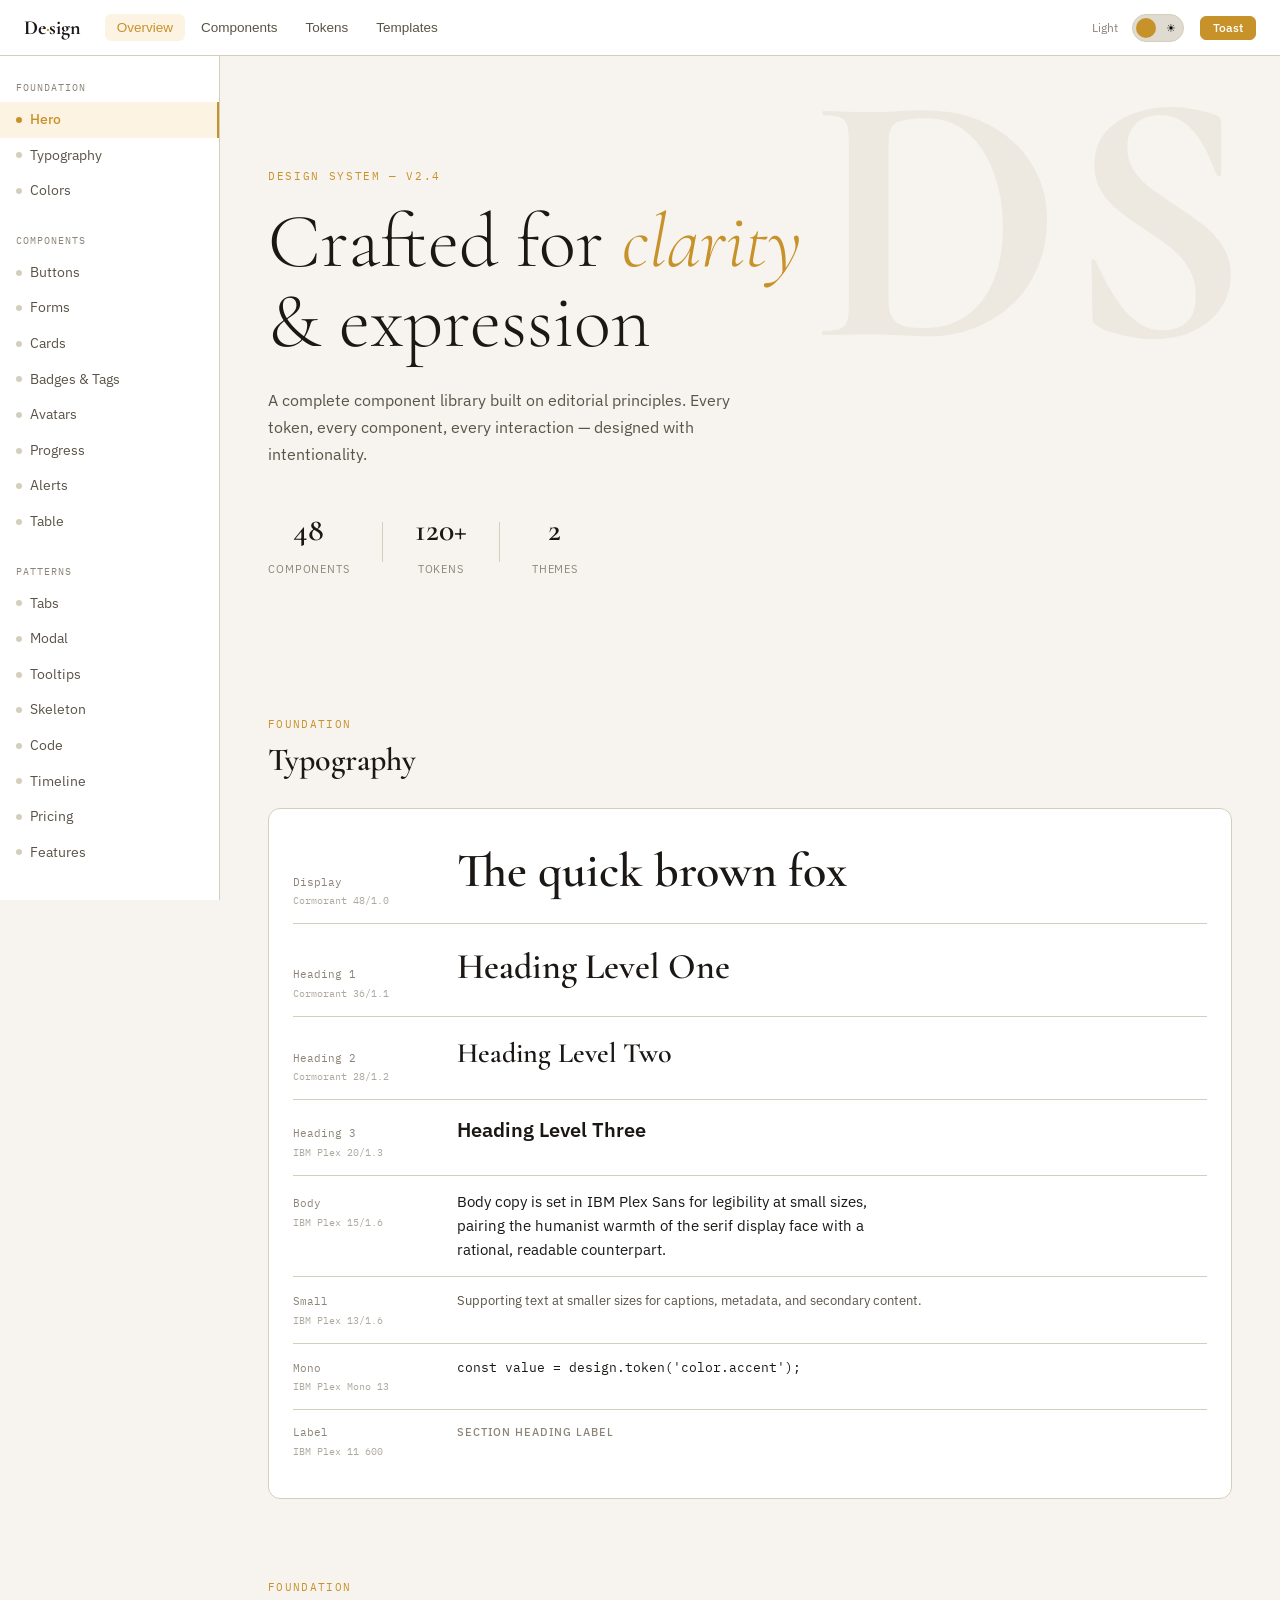
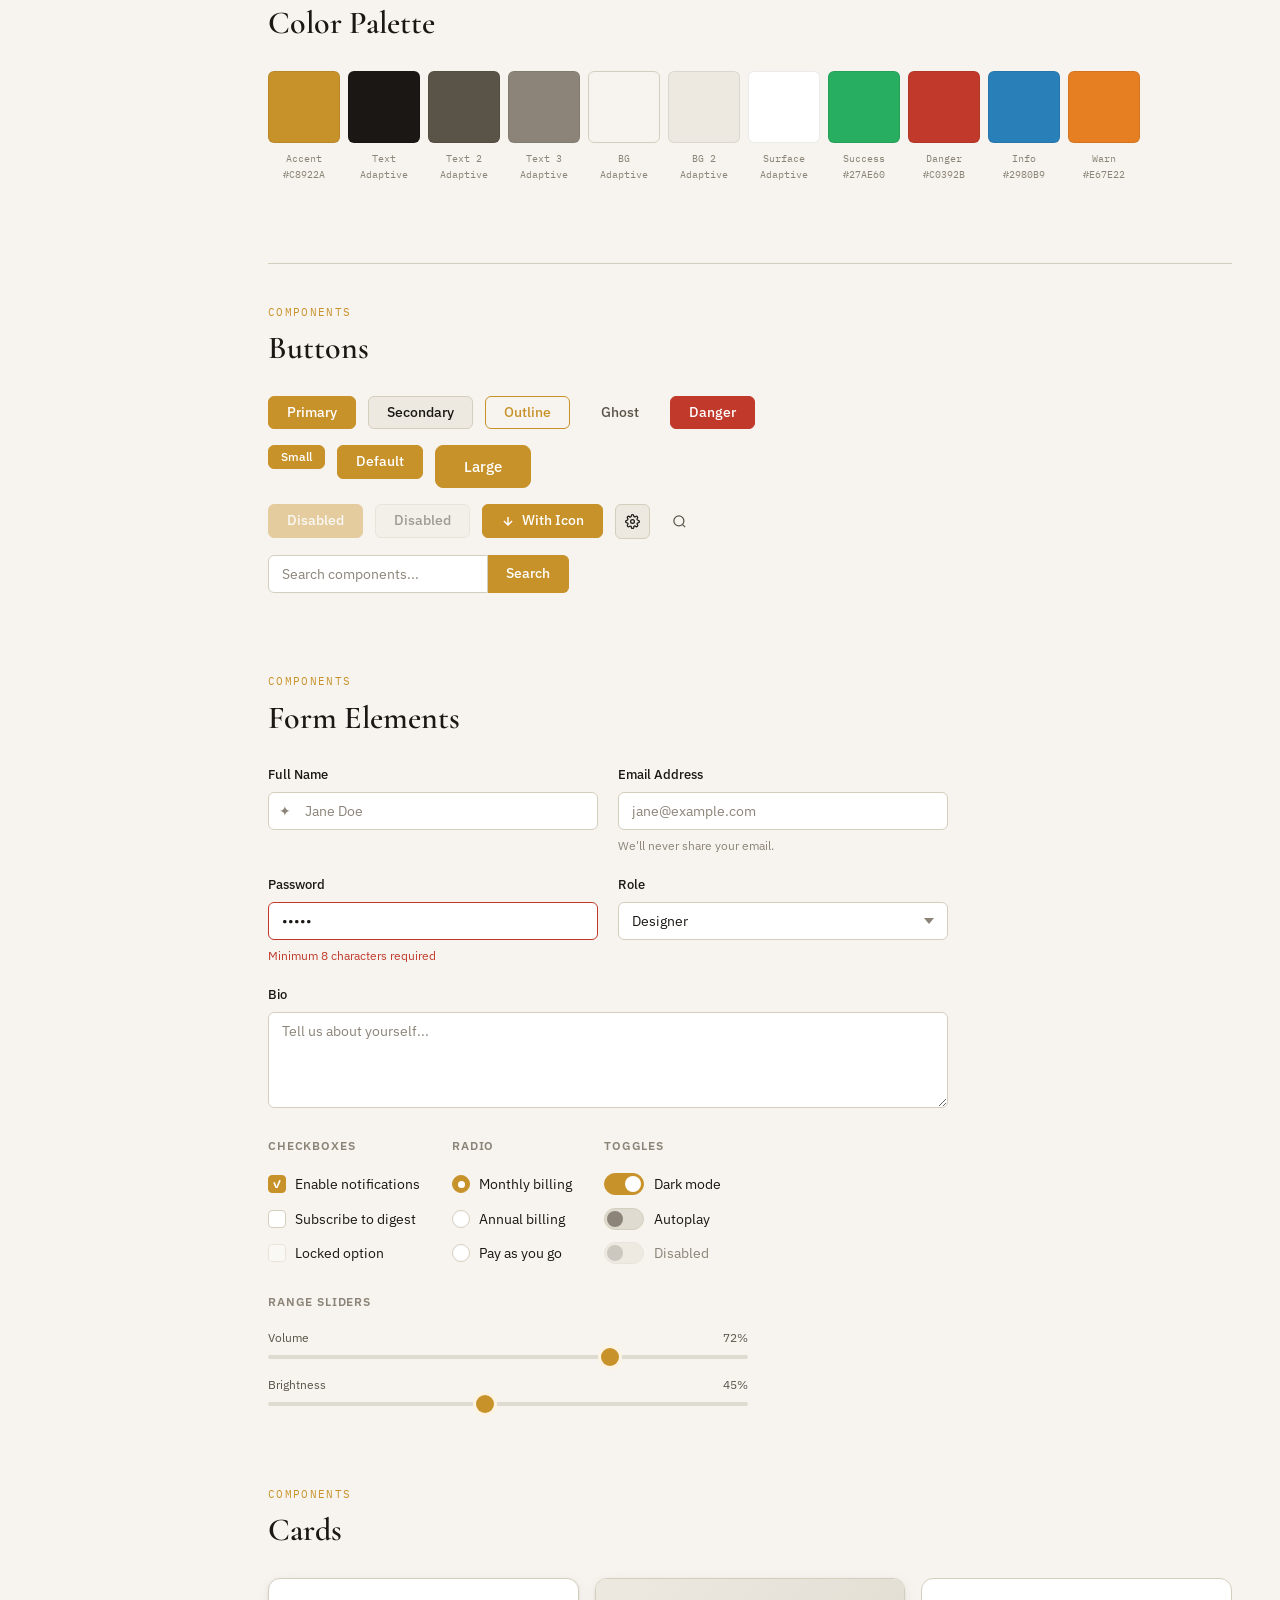
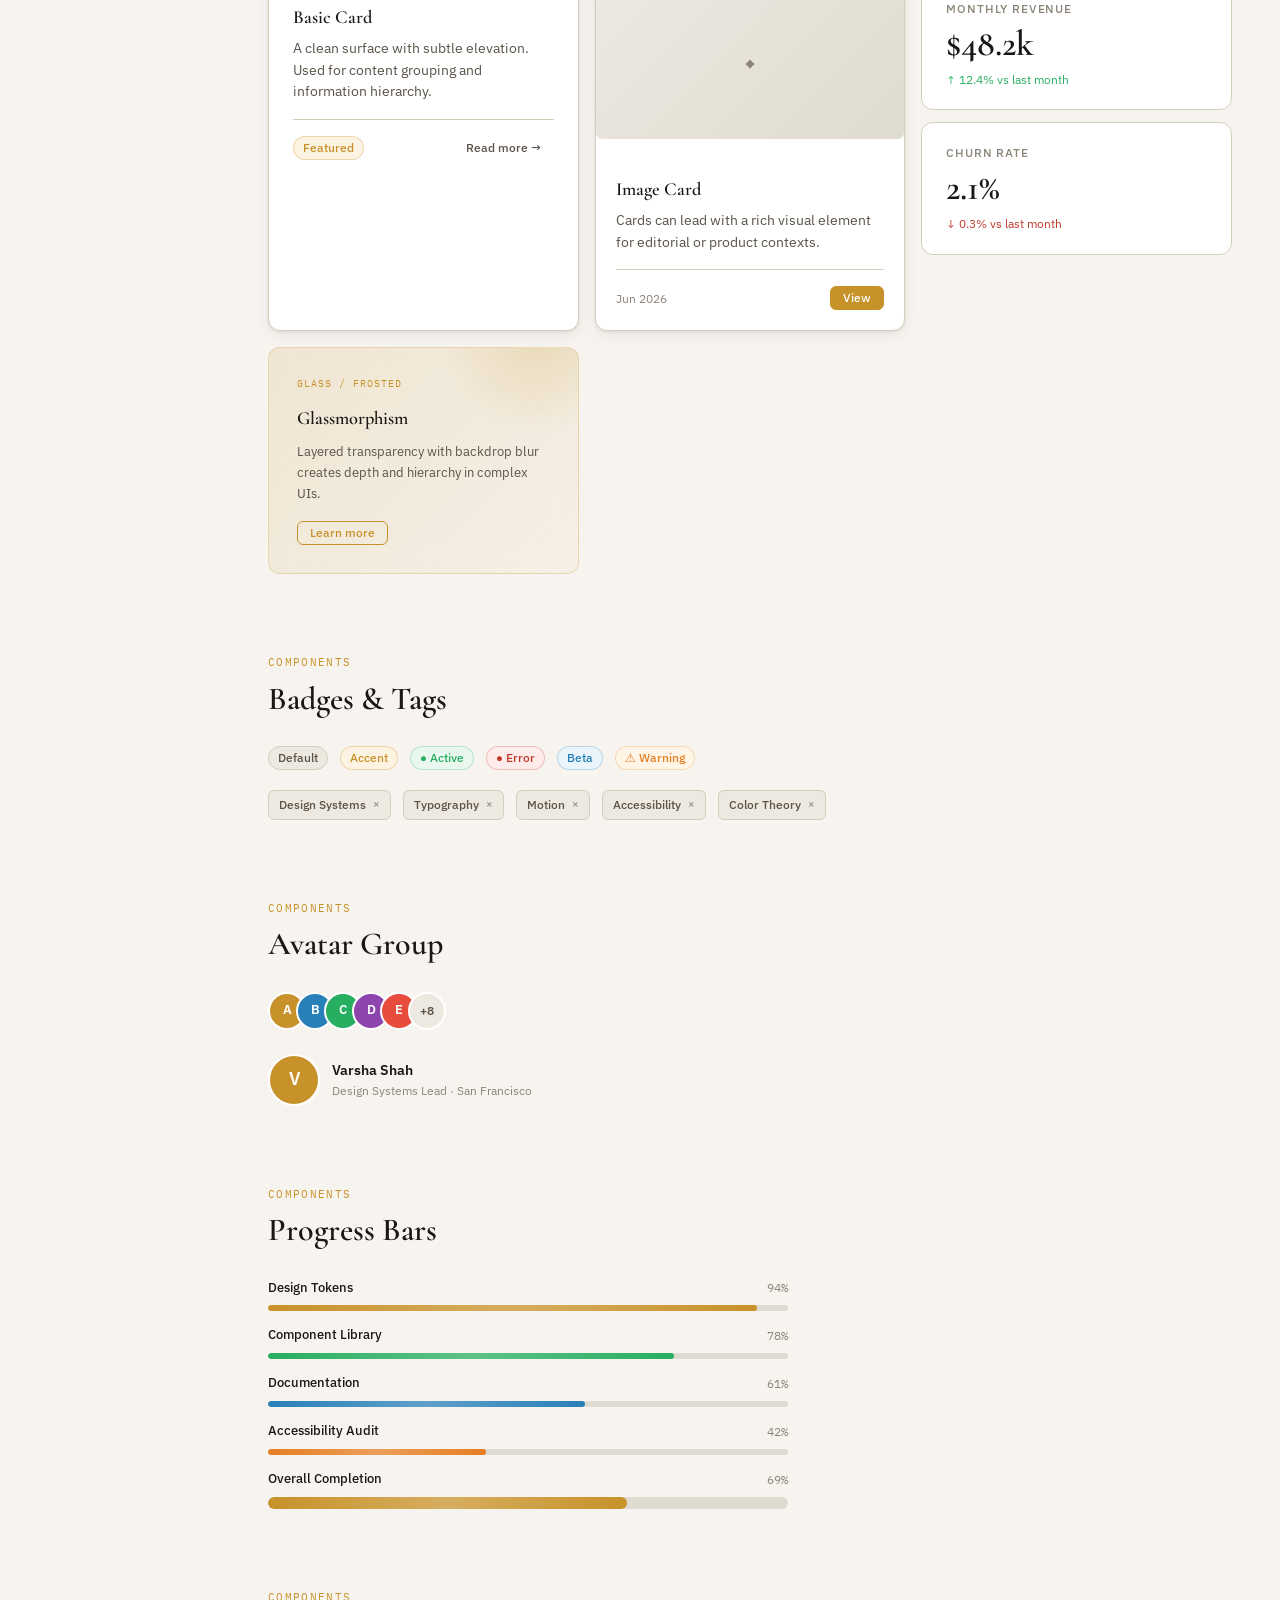
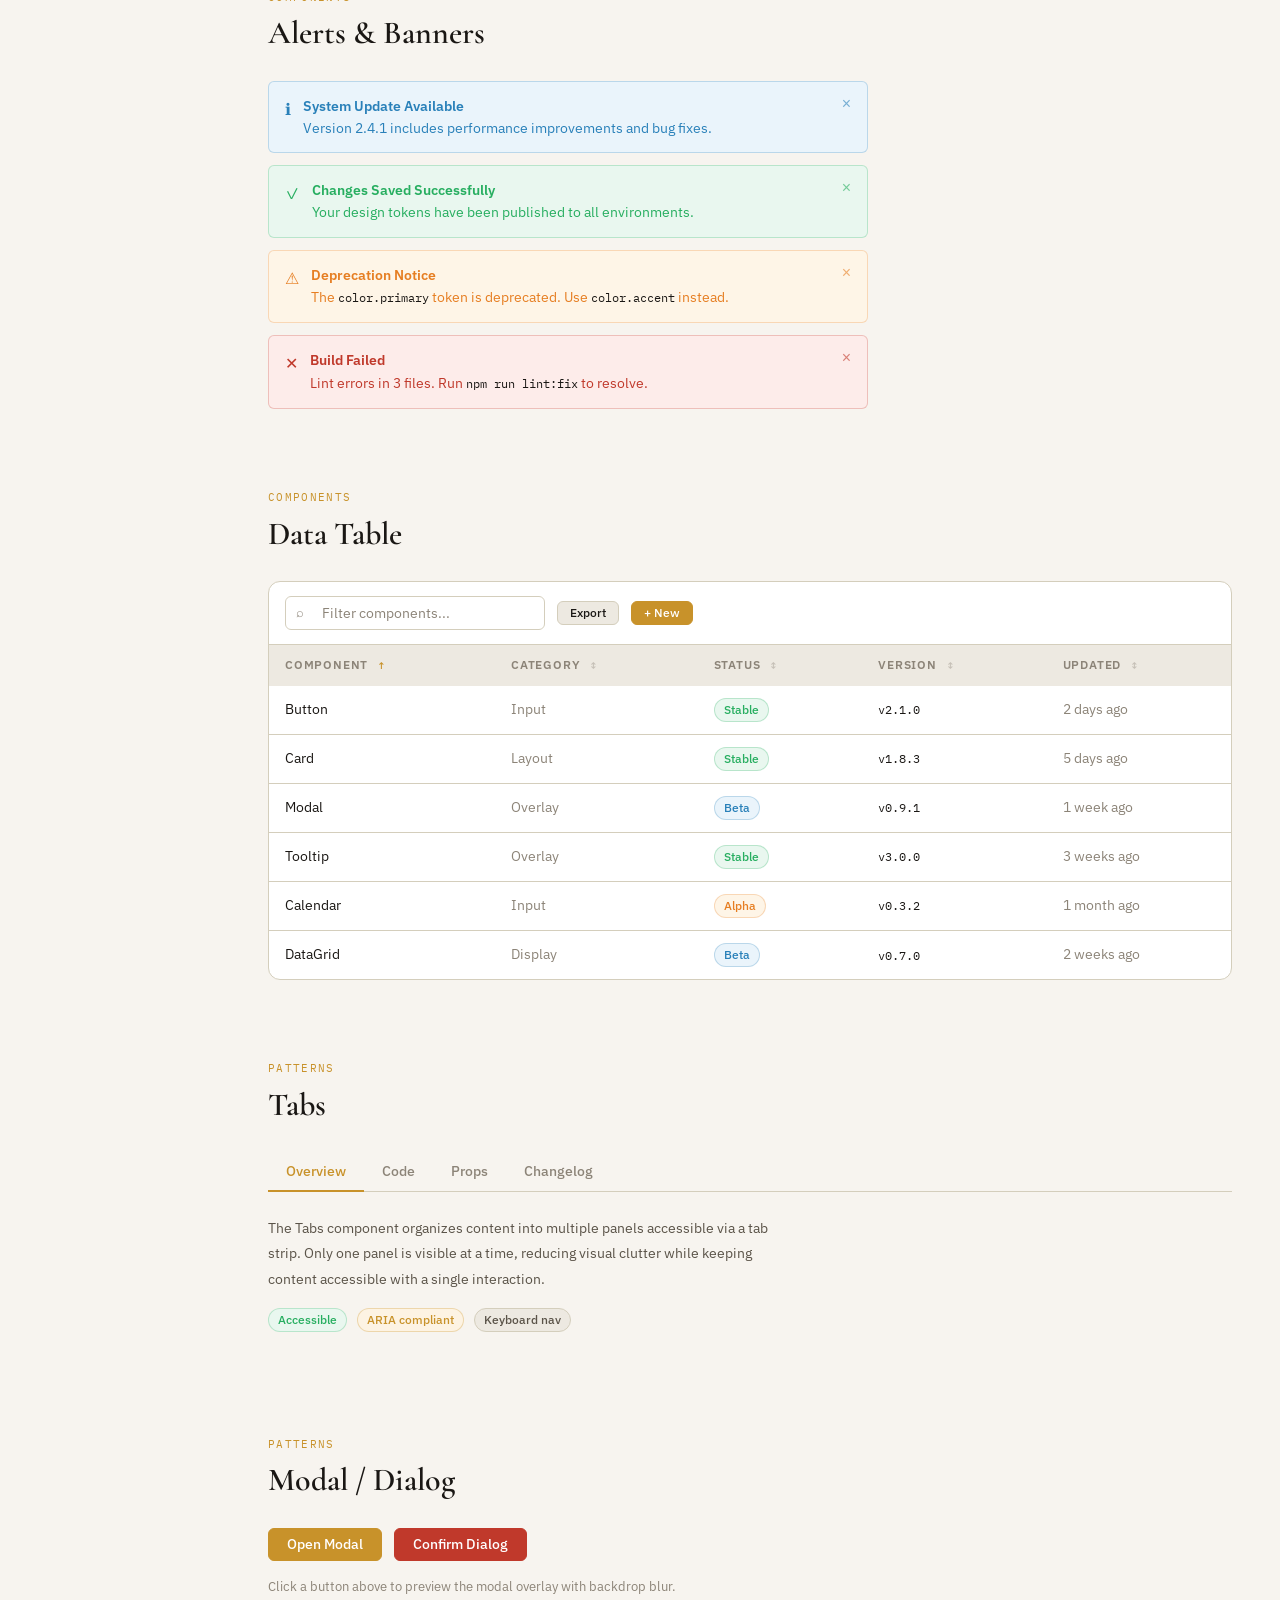
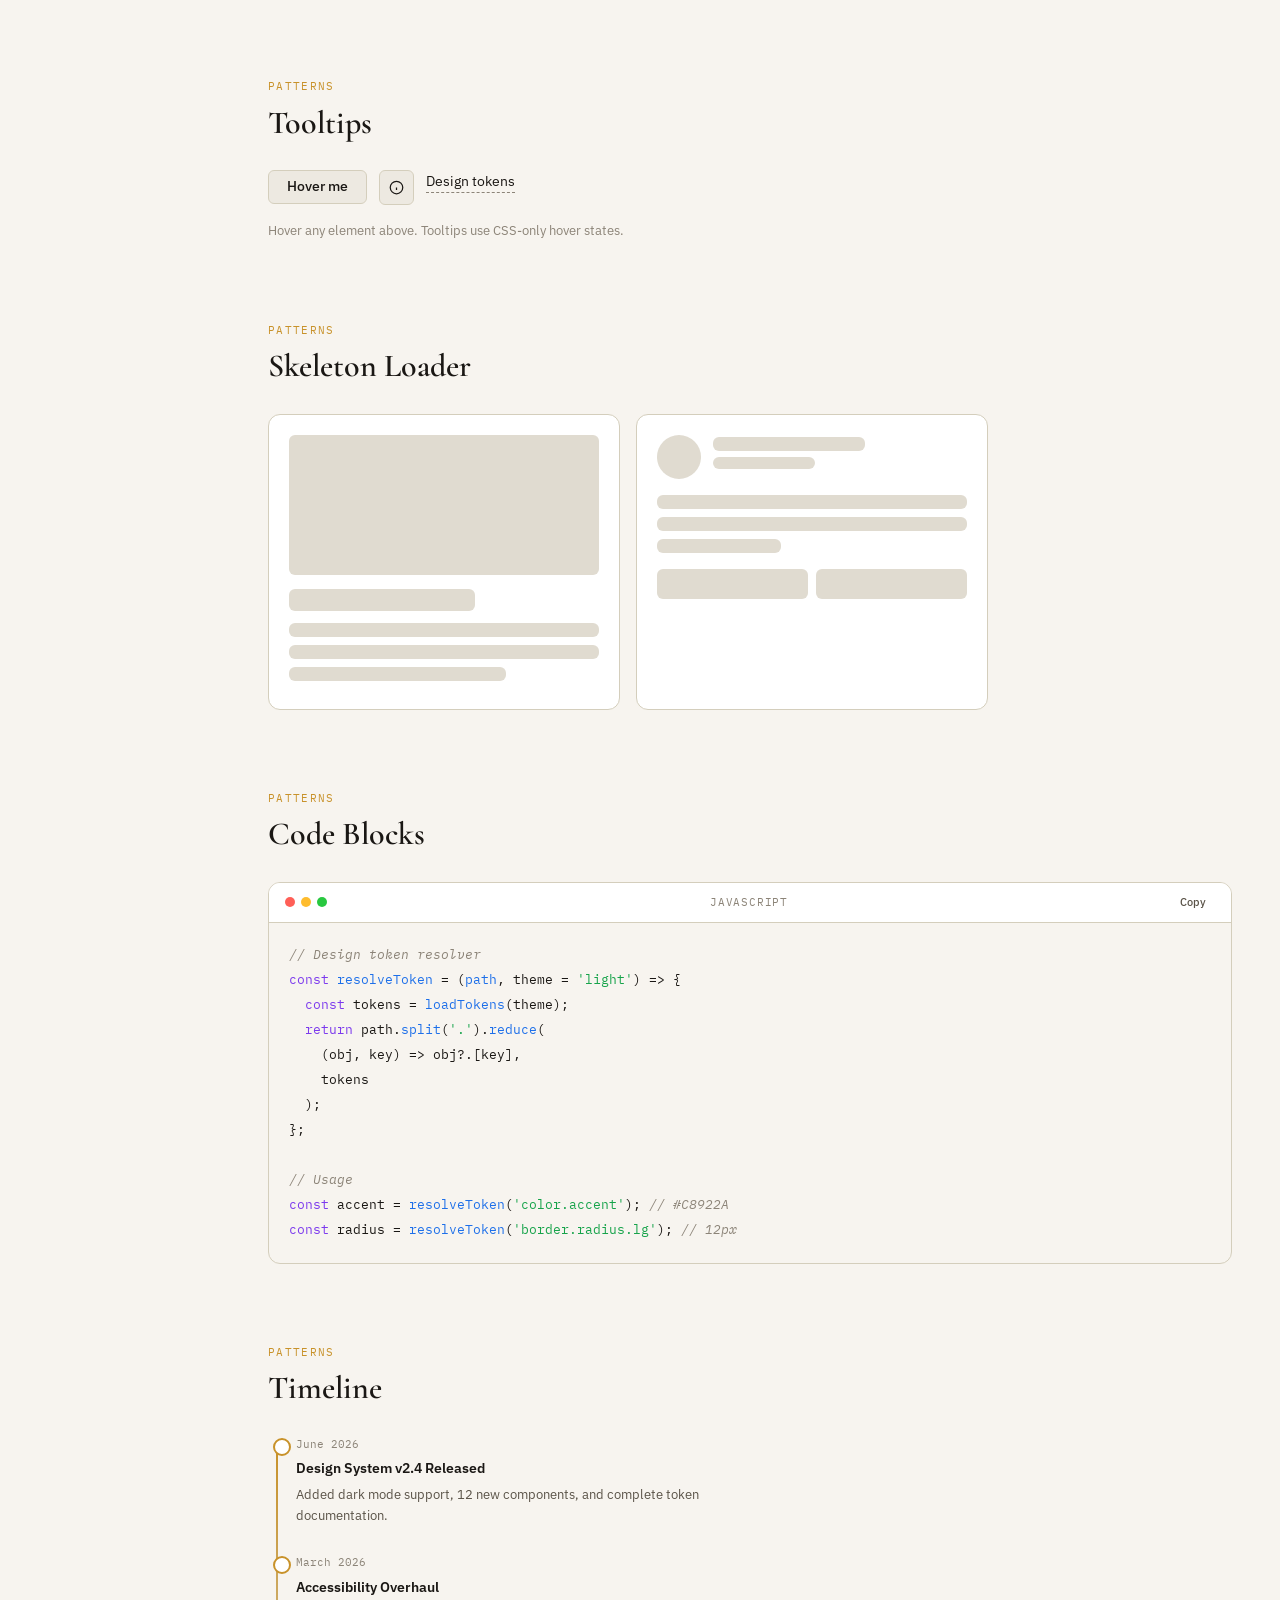
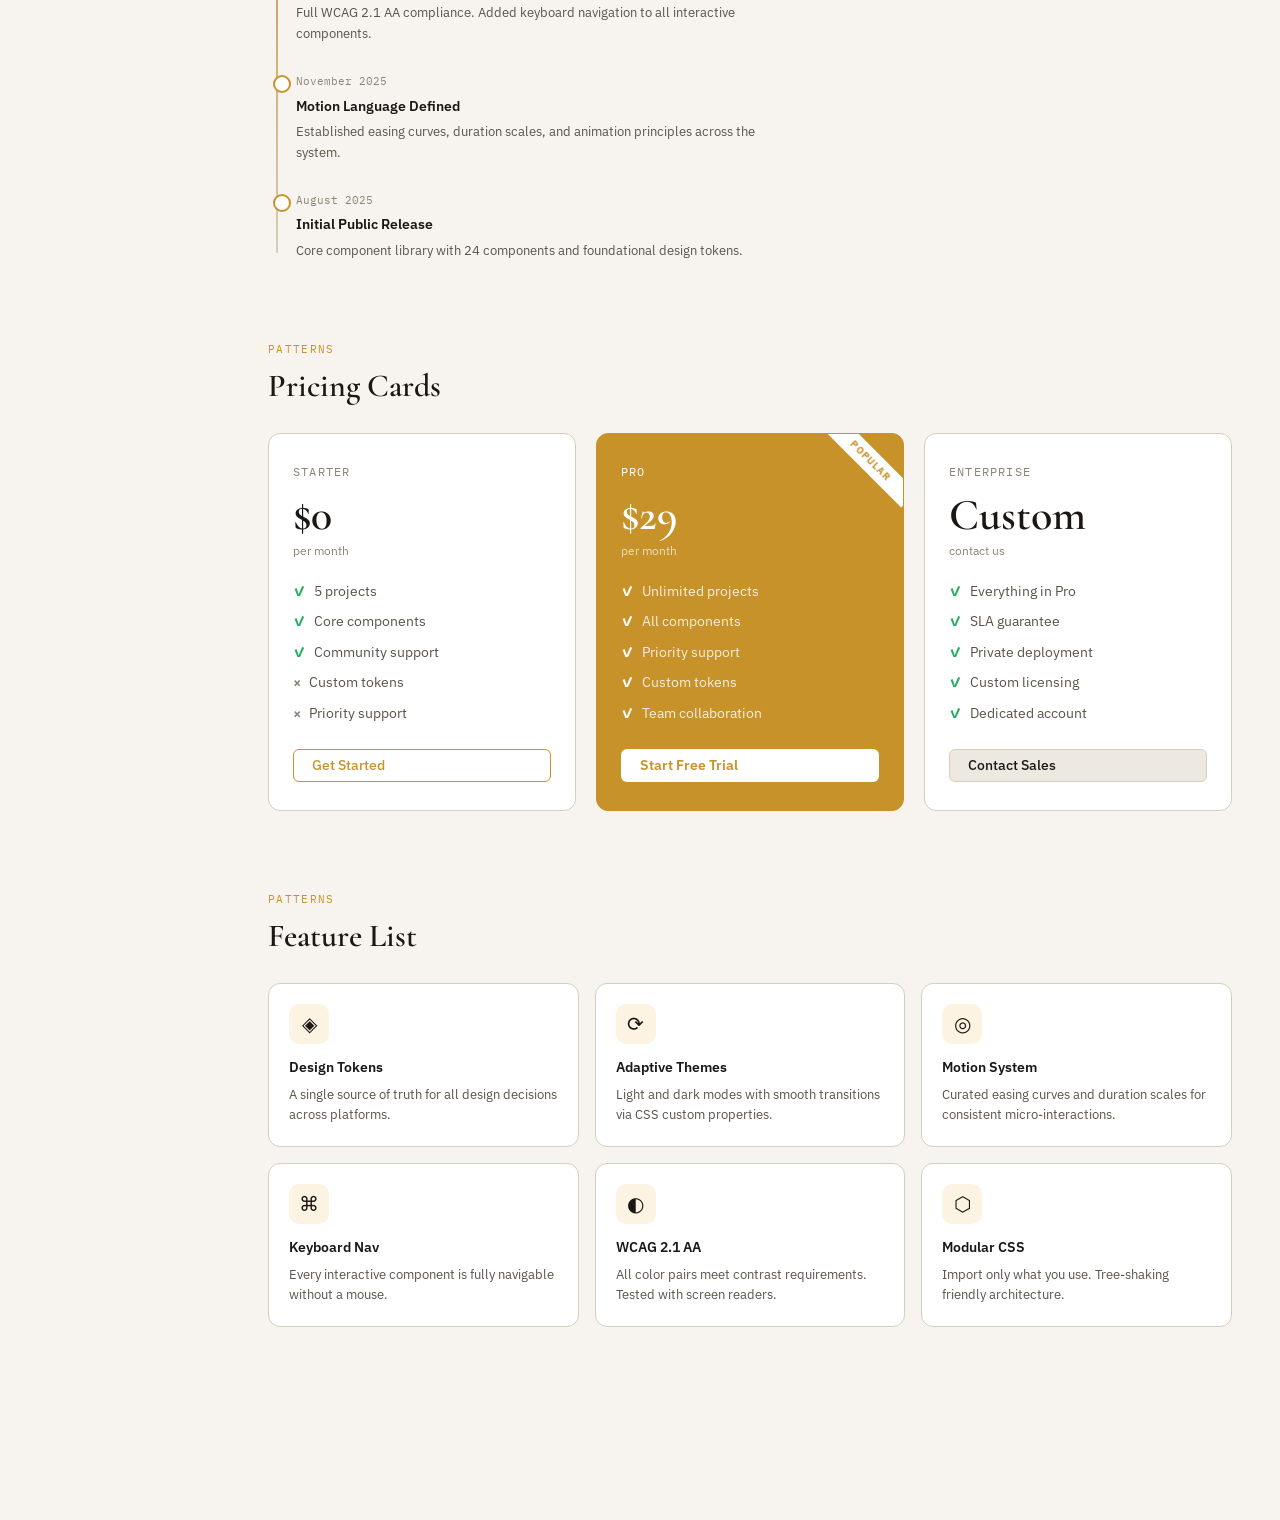
<file: frontend-demo.html>
<!DOCTYPE html>
<html lang="en" data-theme="light">
<head>
<meta charset="UTF-8">
<meta name="viewport" content="width=device-width, initial-scale=1.0">
<title>Frontend Design System</title>
<link rel="preconnect" href="https://fonts.googleapis.com">
<link href="https://fonts.googleapis.com/css2?family=Cormorant+Garamond:ital,wght@0,300;0,400;0,600;0,700;1,300;1,400&family=IBM+Plex+Sans:wght@300;400;500;600&family=IBM+Plex+Mono:wght@400;500&display=swap" rel="stylesheet">
<style>
/* ── TOKENS ─────────────────────────────────────────────── */
:root {
  --bg:        #F7F4EF;
  --bg2:       #EDE9E1;
  --bg3:       #E0DBD0;
  --surface:   #FFFFFF;
  --border:    #D4CEBC;
  --text:      #1A1714;
  --text2:     #5A5348;
  --text3:     #8C8478;
  --accent:    #C8922A;
  --accent-h:  #A57220;
  --accent-bg: #FDF3E3;
  --danger:    #C0392B;
  --danger-bg: #FDECEA;
  --success:   #27AE60;
  --success-bg:#E9F7EF;
  --info:      #2980B9;
  --info-bg:   #EAF4FB;
  --warn:      #E67E22;
  --warn-bg:   #FEF5E7;
  --radius:    6px;
  --radius-lg: 12px;
  --shadow:    0 1px 3px rgba(0,0,0,.08), 0 4px 16px rgba(0,0,0,.06);
  --shadow-lg: 0 8px 32px rgba(0,0,0,.12);
  --mono:      'IBM Plex Mono', monospace;
  --sans:      'IBM Plex Sans', sans-serif;
  --serif:     'Cormorant Garamond', serif;
  --trans:     all .25s cubic-bezier(.4,0,.2,1);
}
[data-theme="dark"] {
  --bg:        #0F0E0C;
  --bg2:       #1A1814;
  --bg3:       #242018;
  --surface:   #1F1D18;
  --border:    #36322A;
  --text:      #F0EBE0;
  --text2:     #A09880;
  --text3:     #6B6455;
  --accent:    #E5A93C;
  --accent-h:  #F0BC55;
  --accent-bg: #2A2010;
  --danger:    #E55A4E;
  --danger-bg: #2A1210;
  --success:   #4CC87A;
  --success-bg:#0E2318;
  --info:      #5AABDC;
  --info-bg:   #0C1E2A;
  --warn:      #F0963A;
  --warn-bg:   #281A08;
  --shadow:    0 1px 3px rgba(0,0,0,.3), 0 4px 16px rgba(0,0,0,.25);
  --shadow-lg: 0 8px 32px rgba(0,0,0,.4);
}

/* ── RESET ──────────────────────────────────────────────── */
*, *::before, *::after { box-sizing: border-box; margin: 0; padding: 0; }
html { scroll-behavior: smooth; }
body {
  font-family: var(--sans);
  font-size: 15px;
  line-height: 1.6;
  color: var(--text);
  background: var(--bg);
  transition: background .3s, color .3s;
  overflow-x: hidden;
}
a { color: var(--accent); text-decoration: none; }

/* ── LAYOUT ─────────────────────────────────────────────── */
.app { display: flex; flex-direction: column; min-height: 100vh; }
.layout { display: flex; flex: 1; }
.main { flex: 1; padding: 40px 48px; max-width: 1100px; }
.section { margin-bottom: 80px; }
.section-label {
  font-family: var(--mono);
  font-size: 11px;
  letter-spacing: .12em;
  text-transform: uppercase;
  color: var(--accent);
  margin-bottom: 8px;
}
.section-title {
  font-family: var(--serif);
  font-size: 2rem;
  font-weight: 600;
  line-height: 1.2;
  color: var(--text);
  margin-bottom: 28px;
}
.row { display: flex; flex-wrap: wrap; gap: 12px; align-items: flex-start; margin-bottom: 16px; }
.col { display: flex; flex-direction: column; gap: 12px; }

/* ── NAV ────────────────────────────────────────────────── */
.nav {
  height: 56px;
  display: flex;
  align-items: center;
  padding: 0 24px;
  border-bottom: 1px solid var(--border);
  background: var(--surface);
  position: sticky;
  top: 0;
  z-index: 100;
  gap: 24px;
  transition: var(--trans);
}
.nav-brand {
  font-family: var(--serif);
  font-size: 1.25rem;
  font-weight: 700;
  color: var(--text);
  letter-spacing: -.01em;
}
.nav-brand span { color: var(--accent); }
.nav-links { display: flex; gap: 4px; flex: 1; }
.nav-link {
  padding: 6px 12px;
  border-radius: var(--radius);
  font-size: 13.5px;
  font-weight: 500;
  color: var(--text2);
  cursor: pointer;
  transition: var(--trans);
  border: none;
  background: none;
}
.nav-link:hover { background: var(--bg2); color: var(--text); }
.nav-link.active { background: var(--accent-bg); color: var(--accent); }
.nav-actions { display: flex; gap: 8px; align-items: center; }

/* Dark mode toggle */
.theme-toggle {
  width: 52px; height: 28px;
  border-radius: 14px;
  background: var(--bg3);
  border: 1px solid var(--border);
  cursor: pointer;
  position: relative;
  transition: var(--trans);
  flex-shrink: 0;
}
.theme-toggle::after {
  content: '';
  width: 20px; height: 20px;
  border-radius: 50%;
  background: var(--accent);
  position: absolute;
  top: 3px; left: 3px;
  transition: transform .3s cubic-bezier(.4,0,.2,1);
}
[data-theme="dark"] .theme-toggle::after { transform: translateX(24px); }
.theme-toggle-icon {
  position: absolute;
  top: 50%; transform: translateY(-50%);
  font-size: 11px;
  pointer-events: none;
}
.theme-toggle-icon.sun { right: 7px; }
.theme-toggle-icon.moon { left: 7px; }

/* ── SIDEBAR ────────────────────────────────────────────── */
.sidebar {
  width: 220px;
  flex-shrink: 0;
  border-right: 1px solid var(--border);
  background: var(--surface);
  padding: 24px 0;
  position: sticky;
  top: 56px;
  height: calc(100vh - 56px);
  overflow-y: auto;
  transition: var(--trans);
}
.sidebar-section { margin-bottom: 24px; }
.sidebar-heading {
  font-family: var(--mono);
  font-size: 10px;
  letter-spacing: .1em;
  text-transform: uppercase;
  color: var(--text3);
  padding: 0 16px;
  margin-bottom: 6px;
}
.sidebar-item {
  display: flex;
  align-items: center;
  gap: 8px;
  padding: 7px 16px;
  font-size: 13.5px;
  color: var(--text2);
  cursor: pointer;
  transition: var(--trans);
  border: none;
  background: none;
  width: 100%;
  text-align: left;
}
.sidebar-item:hover { background: var(--bg2); color: var(--text); }
.sidebar-item.active {
  background: var(--accent-bg);
  color: var(--accent);
  font-weight: 500;
  border-right: 2px solid var(--accent);
}
.sidebar-dot {
  width: 6px; height: 6px;
  border-radius: 50%;
  background: var(--border);
  flex-shrink: 0;
}
.sidebar-item.active .sidebar-dot { background: var(--accent); }

/* ── HERO ────────────────────────────────────────────────── */
.hero {
  padding: 72px 0 56px;
  position: relative;
  overflow: hidden;
}
.hero::before {
  content: 'DS';
  font-family: var(--serif);
  font-size: 28vw;
  font-weight: 700;
  color: var(--bg2);
  position: absolute;
  top: -0.15em;
  right: -0.05em;
  line-height: 1;
  pointer-events: none;
  user-select: none;
  transition: color .3s;
}
.hero-eyebrow {
  font-family: var(--mono);
  font-size: 11px;
  letter-spacing: .15em;
  text-transform: uppercase;
  color: var(--accent);
  margin-bottom: 16px;
}
.hero-title {
  font-family: var(--serif);
  font-size: clamp(2.8rem, 6vw, 5.5rem);
  font-weight: 300;
  line-height: 1.05;
  color: var(--text);
  margin-bottom: 24px;
  max-width: 600px;
}
.hero-title em {
  font-style: italic;
  color: var(--accent);
}
.hero-sub {
  font-size: 16px;
  color: var(--text2);
  max-width: 480px;
  line-height: 1.7;
  margin-bottom: 36px;
}
.hero-meta {
  display: flex;
  gap: 32px;
  align-items: center;
}
.hero-stat { text-align: center; }
.hero-stat-num {
  font-family: var(--serif);
  font-size: 2rem;
  font-weight: 600;
  color: var(--text);
  display: block;
}
.hero-stat-label {
  font-size: 11px;
  color: var(--text3);
  text-transform: uppercase;
  letter-spacing: .08em;
}
.hero-divider {
  width: 1px;
  height: 40px;
  background: var(--border);
}

/* ── TYPOGRAPHY ─────────────────────────────────────────── */
.type-sample { padding: 24px; background: var(--surface); border: 1px solid var(--border); border-radius: var(--radius-lg); }
.type-row { display: flex; align-items: baseline; gap: 24px; padding: 14px 0; border-bottom: 1px solid var(--border); }
.type-row:last-child { border-bottom: none; }
.type-meta { width: 140px; flex-shrink: 0; }
.type-name { font-family: var(--mono); font-size: 11px; color: var(--text3); }
.type-spec { font-family: var(--mono); font-size: 10px; color: var(--text3); opacity: .7; margin-top: 2px; }
.t-display { font-family: var(--serif); font-size: 3rem; font-weight: 600; line-height: 1; color: var(--text); }
.t-h1 { font-family: var(--serif); font-size: 2.25rem; font-weight: 600; color: var(--text); }
.t-h2 { font-family: var(--serif); font-size: 1.75rem; font-weight: 600; color: var(--text); }
.t-h3 { font-family: var(--sans); font-size: 1.25rem; font-weight: 600; color: var(--text); }
.t-body { font-family: var(--sans); font-size: 15px; color: var(--text); max-width: 460px; }
.t-small { font-family: var(--sans); font-size: 13px; color: var(--text2); }
.t-mono { font-family: var(--mono); font-size: 13px; color: var(--text); }
.t-label { font-family: var(--sans); font-size: 11px; font-weight: 500; letter-spacing: .08em; text-transform: uppercase; color: var(--text3); }

/* ── COLORS ─────────────────────────────────────────────── */
.palette { display: flex; flex-wrap: wrap; gap: 8px; }
.swatch {
  display: flex;
  flex-direction: column;
  align-items: center;
  gap: 8px;
  cursor: pointer;
}
.swatch-block {
  width: 72px; height: 72px;
  border-radius: var(--radius);
  border: 1px solid rgba(0,0,0,.08);
  transition: transform .2s;
}
.swatch:hover .swatch-block { transform: scale(1.05); }
.swatch-label { font-family: var(--mono); font-size: 10px; color: var(--text3); text-align: center; }

/* ── BUTTONS ────────────────────────────────────────────── */
.btn {
  display: inline-flex;
  align-items: center;
  gap: 7px;
  padding: 9px 18px;
  border-radius: var(--radius);
  font-family: var(--sans);
  font-size: 13.5px;
  font-weight: 500;
  cursor: pointer;
  border: 1px solid transparent;
  transition: var(--trans);
  white-space: nowrap;
  user-select: none;
  line-height: 1;
}
.btn-primary { background: var(--accent); color: #fff; border-color: var(--accent); }
.btn-primary:hover { background: var(--accent-h); border-color: var(--accent-h); transform: translateY(-1px); box-shadow: 0 4px 12px rgba(200,146,42,.35); }
.btn-secondary { background: var(--bg2); color: var(--text); border-color: var(--border); }
.btn-secondary:hover { background: var(--bg3); border-color: var(--text3); }
.btn-ghost { background: transparent; color: var(--text2); border-color: transparent; }
.btn-ghost:hover { background: var(--bg2); color: var(--text); }
.btn-outline { background: transparent; color: var(--accent); border-color: var(--accent); }
.btn-outline:hover { background: var(--accent-bg); }
.btn-danger { background: var(--danger); color: #fff; border-color: var(--danger); }
.btn-danger:hover { opacity: .88; transform: translateY(-1px); }
.btn-sm { padding: 5px 12px; font-size: 12px; }
.btn-lg { padding: 13px 28px; font-size: 15px; border-radius: 8px; }
.btn-icon { padding: 9px; border-radius: var(--radius); }
.btn:disabled { opacity: .4; cursor: not-allowed; transform: none !important; box-shadow: none !important; }
.btn-icon-only { width: 36px; height: 36px; display: inline-flex; align-items: center; justify-content: center; }

/* ── FORMS ───────────────────────────────────────────────── */
.form-group { display: flex; flex-direction: column; gap: 6px; }
.form-label { font-size: 13px; font-weight: 500; color: var(--text); }
.form-hint { font-size: 12px; color: var(--text3); }
.input {
  padding: 9px 13px;
  border: 1px solid var(--border);
  border-radius: var(--radius);
  background: var(--surface);
  color: var(--text);
  font-family: var(--sans);
  font-size: 14px;
  transition: var(--trans);
  outline: none;
  width: 100%;
}
.input:focus { border-color: var(--accent); box-shadow: 0 0 0 3px rgba(200,146,42,.15); }
.input::placeholder { color: var(--text3); }
.input-error { border-color: var(--danger) !important; }
.input-error:focus { box-shadow: 0 0 0 3px rgba(192,57,43,.15) !important; }
.input-group { display: flex; }
.input-group .input { border-radius: var(--radius) 0 0 var(--radius); }
.input-group .btn { border-radius: 0 var(--radius) var(--radius) 0; border-left: none; }
.input-icon-wrap { position: relative; }
.input-icon-wrap .input { padding-left: 36px; }
.input-icon { position: absolute; left: 11px; top: 50%; transform: translateY(-50%); color: var(--text3); font-size: 14px; }
select.input { appearance: none; background-image: url("data:image/svg+xml,%3Csvg xmlns='http://www.w3.org/2000/svg' width='10' height='6'%3E%3Cpath d='M0 0l5 6 5-6z' fill='%238C8478'/%3E%3C/svg%3E"); background-repeat: no-repeat; background-position: right 13px center; padding-right: 32px; cursor: pointer; }
textarea.input { resize: vertical; min-height: 96px; }

/* Toggle */
.toggle-wrap { display: flex; align-items: center; gap: 10px; cursor: pointer; user-select: none; }
.toggle {
  width: 40px; height: 22px;
  border-radius: 11px;
  background: var(--bg3);
  border: 1px solid var(--border);
  position: relative;
  transition: var(--trans);
  flex-shrink: 0;
}
.toggle::after {
  content: '';
  width: 16px; height: 16px;
  border-radius: 50%;
  background: var(--text3);
  position: absolute;
  top: 2px; left: 2px;
  transition: transform .25s;
}
.toggle.on { background: var(--accent); border-color: var(--accent); }
.toggle.on::after { background: #fff; transform: translateX(18px); }

/* Checkbox / Radio */
.check-wrap { display: flex; align-items: center; gap: 9px; cursor: pointer; user-select: none; font-size: 14px; }
.check-wrap input[type="checkbox"], .check-wrap input[type="radio"] { display: none; }
.checkmark {
  width: 18px; height: 18px;
  border: 1.5px solid var(--border);
  border-radius: 4px;
  background: var(--surface);
  transition: var(--trans);
  display: flex; align-items: center; justify-content: center;
  flex-shrink: 0;
}
.check-wrap input:checked ~ .checkmark { background: var(--accent); border-color: var(--accent); }
.check-wrap input:checked ~ .checkmark::after { content: '✓'; color: #fff; font-size: 11px; font-weight: 700; }
.radiomark { border-radius: 50%; }
.check-wrap input:checked ~ .radiomark::after { content: ''; width: 7px; height: 7px; border-radius: 50%; background: #fff; }

/* Range */
.range-wrap { display: flex; flex-direction: column; gap: 8px; }
input[type="range"] { -webkit-appearance: none; width: 100%; height: 4px; background: var(--bg3); border-radius: 2px; outline: none; cursor: pointer; transition: var(--trans); }
input[type="range"]::-webkit-slider-thumb { -webkit-appearance: none; width: 18px; height: 18px; border-radius: 50%; background: var(--accent); box-shadow: 0 0 0 3px var(--accent-bg); cursor: pointer; transition: var(--trans); }
input[type="range"]::-webkit-slider-thumb:hover { transform: scale(1.15); }

/* ── CARDS ───────────────────────────────────────────────── */
.card {
  background: var(--surface);
  border: 1px solid var(--border);
  border-radius: var(--radius-lg);
  padding: 24px;
  transition: var(--trans);
  box-shadow: var(--shadow);
}
.card:hover { transform: translateY(-2px); box-shadow: var(--shadow-lg); }
.card-img {
  width: 100%; height: 160px;
  object-fit: cover;
  border-radius: var(--radius);
  margin-bottom: 16px;
  background: linear-gradient(135deg, var(--bg2) 0%, var(--bg3) 100%);
  display: flex; align-items: center; justify-content: center;
  font-family: var(--serif);
  font-size: 2.5rem;
  color: var(--text3);
}
.card-title { font-family: var(--serif); font-size: 1.15rem; font-weight: 600; margin-bottom: 6px; }
.card-body { font-size: 13.5px; color: var(--text2); line-height: 1.6; }
.card-footer { display: flex; justify-content: space-between; align-items: center; margin-top: 16px; padding-top: 16px; border-top: 1px solid var(--border); }

.stat-card {
  background: var(--surface);
  border: 1px solid var(--border);
  border-radius: var(--radius-lg);
  padding: 20px 24px;
  transition: var(--trans);
}
.stat-card:hover { transform: translateY(-2px); box-shadow: var(--shadow-lg); }
.stat-label { font-size: 12px; font-weight: 500; color: var(--text3); text-transform: uppercase; letter-spacing: .07em; margin-bottom: 8px; }
.stat-value { font-family: var(--serif); font-size: 2.25rem; font-weight: 600; color: var(--text); line-height: 1; margin-bottom: 8px; }
.stat-change { font-size: 12px; display: flex; align-items: center; gap: 4px; }
.stat-up { color: var(--success); }
.stat-down { color: var(--danger); }

.glass-card {
  border-radius: var(--radius-lg);
  padding: 28px;
  position: relative;
  overflow: hidden;
  background: linear-gradient(135deg, rgba(200,146,42,.15) 0%, rgba(200,146,42,.04) 100%);
  border: 1px solid rgba(200,146,42,.25);
  backdrop-filter: blur(12px);
}
.glass-card::before {
  content: '';
  position: absolute;
  top: -50%; right: -20%;
  width: 200px; height: 200px;
  border-radius: 50%;
  background: radial-gradient(circle, rgba(200,146,42,.2) 0%, transparent 70%);
  pointer-events: none;
}

/* ── BADGES ──────────────────────────────────────────────── */
.badge {
  display: inline-flex;
  align-items: center;
  gap: 5px;
  padding: 3px 9px;
  border-radius: 20px;
  font-size: 11.5px;
  font-weight: 500;
  line-height: 1.4;
}
.badge-default { background: var(--bg2); color: var(--text2); border: 1px solid var(--border); }
.badge-accent  { background: var(--accent-bg); color: var(--accent); border: 1px solid rgba(200,146,42,.3); }
.badge-success { background: var(--success-bg); color: var(--success); border: 1px solid rgba(39,174,96,.25); }
.badge-danger  { background: var(--danger-bg); color: var(--danger); border: 1px solid rgba(192,57,43,.25); }
.badge-info    { background: var(--info-bg); color: var(--info); border: 1px solid rgba(41,128,185,.25); }
.badge-warn    { background: var(--warn-bg); color: var(--warn); border: 1px solid rgba(230,126,34,.25); }
.tag {
  display: inline-flex;
  align-items: center;
  gap: 5px;
  padding: 4px 10px;
  border-radius: var(--radius);
  font-size: 12px;
  font-weight: 500;
  background: var(--bg2);
  color: var(--text2);
  border: 1px solid var(--border);
  cursor: pointer;
  transition: var(--trans);
}
.tag:hover { border-color: var(--accent); color: var(--accent); background: var(--accent-bg); }
.tag-x { margin-left: 2px; opacity: .6; font-size: 11px; }
.tag-x:hover { opacity: 1; }

/* ── AVATARS ─────────────────────────────────────────────── */
.avatar-group { display: flex; }
.avatar {
  width: 38px; height: 38px;
  border-radius: 50%;
  border: 2px solid var(--surface);
  display: flex; align-items: center; justify-content: center;
  font-size: 13px;
  font-weight: 600;
  color: #fff;
  margin-left: -10px;
  position: relative;
  transition: transform .2s;
  cursor: pointer;
  flex-shrink: 0;
}
.avatar:first-child { margin-left: 0; }
.avatar:hover { transform: translateY(-4px) scale(1.05); z-index: 10; }
.avatar-count {
  background: var(--bg2);
  color: var(--text2);
  font-size: 12px;
  border: 2px solid var(--surface);
}

/* ── PROGRESS ────────────────────────────────────────────── */
.progress-wrap { display: flex; flex-direction: column; gap: 14px; }
.progress-item {}
.progress-header { display: flex; justify-content: space-between; align-items: center; margin-bottom: 7px; }
.progress-name { font-size: 13px; font-weight: 500; color: var(--text); }
.progress-val { font-family: var(--mono); font-size: 12px; color: var(--text3); }
.progress-track {
  height: 6px;
  background: var(--bg3);
  border-radius: 3px;
  overflow: hidden;
}
.progress-bar {
  height: 100%;
  border-radius: 3px;
  transition: width 1s cubic-bezier(.4,0,.2,1);
  position: relative;
}
.progress-bar::after {
  content: '';
  position: absolute;
  inset: 0;
  background: linear-gradient(90deg, transparent 0%, rgba(255,255,255,.25) 50%, transparent 100%);
  animation: shimmer 2s infinite;
}
@keyframes shimmer { from { transform: translateX(-100%); } to { transform: translateX(200%); } }
.pb-accent { background: var(--accent); }
.pb-success { background: var(--success); }
.pb-info { background: var(--info); }
.pb-warn { background: var(--warn); }
.progress-lg .progress-track { height: 12px; border-radius: 6px; }
.progress-lg .progress-bar { border-radius: 6px; }

/* ── ALERTS ──────────────────────────────────────────────── */
.alert {
  display: flex;
  gap: 12px;
  align-items: flex-start;
  padding: 14px 16px;
  border-radius: var(--radius);
  border: 1px solid;
  font-size: 13.5px;
  line-height: 1.5;
}
.alert-icon { font-size: 16px; flex-shrink: 0; margin-top: 1px; }
.alert-content { flex: 1; }
.alert-title { font-weight: 600; margin-bottom: 2px; }
.alert-close { background: none; border: none; cursor: pointer; color: inherit; opacity: .6; font-size: 16px; padding: 0; line-height: 1; }
.alert-close:hover { opacity: 1; }
.alert-info    { background: var(--info-bg);    color: var(--info);    border-color: rgba(41,128,185,.25); }
.alert-success { background: var(--success-bg); color: var(--success); border-color: rgba(39,174,96,.25);  }
.alert-warn    { background: var(--warn-bg);    color: var(--warn);    border-color: rgba(230,126,34,.25); }
.alert-danger  { background: var(--danger-bg);  color: var(--danger);  border-color: rgba(192,57,43,.25);  }

/* ── TABLE ───────────────────────────────────────────────── */
.table-wrap {
  background: var(--surface);
  border: 1px solid var(--border);
  border-radius: var(--radius-lg);
  overflow: hidden;
}
.table-toolbar {
  padding: 14px 16px;
  border-bottom: 1px solid var(--border);
  display: flex;
  align-items: center;
  gap: 12px;
}
table { width: 100%; border-collapse: collapse; }
thead { background: var(--bg2); }
th {
  padding: 11px 16px;
  text-align: left;
  font-size: 11.5px;
  font-weight: 600;
  text-transform: uppercase;
  letter-spacing: .07em;
  color: var(--text3);
  cursor: pointer;
  user-select: none;
  white-space: nowrap;
  transition: color .2s;
}
th:hover { color: var(--text); }
th .sort-icon { margin-left: 5px; opacity: .4; font-size: 10px; }
th.sorted .sort-icon { opacity: 1; color: var(--accent); }
td {
  padding: 12px 16px;
  border-bottom: 1px solid var(--border);
  font-size: 13.5px;
  color: var(--text);
}
tr:last-child td { border-bottom: none; }
tr:hover td { background: var(--bg2); }
.cell-mono { font-family: var(--mono); font-size: 12px; }
.cell-subtle { color: var(--text3); }

/* ── TABS ────────────────────────────────────────────────── */
.tabs { display: flex; flex-direction: column; gap: 0; }
.tab-list {
  display: flex;
  border-bottom: 1px solid var(--border);
  gap: 0;
}
.tab-btn {
  padding: 10px 18px;
  border: none;
  background: none;
  font-family: var(--sans);
  font-size: 13.5px;
  font-weight: 500;
  color: var(--text3);
  cursor: pointer;
  border-bottom: 2px solid transparent;
  margin-bottom: -1px;
  transition: var(--trans);
}
.tab-btn:hover { color: var(--text); }
.tab-btn.active { color: var(--accent); border-bottom-color: var(--accent); }
.tab-panel { padding: 24px 0; display: none; }
.tab-panel.active { display: block; animation: fadeIn .2s; }
@keyframes fadeIn { from { opacity: 0; transform: translateY(4px); } to { opacity: 1; transform: translateY(0); } }

/* ── MODAL ───────────────────────────────────────────────── */
.modal-overlay {
  position: fixed;
  inset: 0;
  background: rgba(0,0,0,.45);
  display: flex;
  align-items: center;
  justify-content: center;
  z-index: 1000;
  backdrop-filter: blur(4px);
  opacity: 0;
  pointer-events: none;
  transition: opacity .25s;
}
.modal-overlay.open { opacity: 1; pointer-events: auto; }
.modal {
  background: var(--surface);
  border: 1px solid var(--border);
  border-radius: var(--radius-lg);
  padding: 32px;
  width: 480px;
  max-width: 95vw;
  box-shadow: var(--shadow-lg);
  transform: scale(.95) translateY(10px);
  transition: transform .25s cubic-bezier(.4,0,.2,1);
}
.modal-overlay.open .modal { transform: scale(1) translateY(0); }
.modal-header { display: flex; align-items: flex-start; justify-content: space-between; margin-bottom: 16px; }
.modal-title { font-family: var(--serif); font-size: 1.35rem; font-weight: 600; color: var(--text); }
.modal-body { font-size: 14px; color: var(--text2); line-height: 1.7; margin-bottom: 24px; }
.modal-footer { display: flex; gap: 10px; justify-content: flex-end; }

/* ── TOOLTIP ─────────────────────────────────────────────── */
.tooltip-wrap { position: relative; display: inline-flex; }
.tooltip-target { cursor: help; }
.tooltip {
  position: absolute;
  bottom: calc(100% + 8px);
  left: 50%;
  transform: translateX(-50%);
  background: var(--text);
  color: var(--bg);
  font-size: 12px;
  padding: 6px 10px;
  border-radius: var(--radius);
  white-space: nowrap;
  pointer-events: none;
  opacity: 0;
  transition: opacity .2s;
  z-index: 50;
}
.tooltip::after {
  content: '';
  position: absolute;
  top: 100%; left: 50%;
  transform: translateX(-50%);
  border: 5px solid transparent;
  border-top-color: var(--text);
}
.tooltip-wrap:hover .tooltip { opacity: 1; }

/* ── TOAST ───────────────────────────────────────────────── */
.toast-container {
  position: fixed;
  bottom: 24px;
  right: 24px;
  display: flex;
  flex-direction: column;
  gap: 10px;
  z-index: 2000;
}
.toast {
  display: flex;
  align-items: center;
  gap: 12px;
  padding: 13px 16px;
  background: var(--text);
  color: var(--bg);
  border-radius: var(--radius);
  box-shadow: var(--shadow-lg);
  font-size: 13.5px;
  min-width: 280px;
  max-width: 360px;
  animation: toastIn .3s cubic-bezier(.4,0,.2,1);
  cursor: pointer;
}
.toast.hiding { animation: toastOut .3s forwards; }
@keyframes toastIn { from { opacity: 0; transform: translateX(20px); } to { opacity: 1; transform: translateX(0); } }
@keyframes toastOut { from { opacity: 1; transform: translateX(0); } to { opacity: 0; transform: translateX(20px); } }
.toast-icon { font-size: 16px; flex-shrink: 0; }
.toast-msg { flex: 1; }
.toast-close { opacity: .6; font-size: 14px; }
.toast-close:hover { opacity: 1; }
.toast-success { background: var(--success); color: #fff; }
.toast-danger  { background: var(--danger);  color: #fff; }
.toast-accent  { background: var(--accent);  color: #fff; }

/* ── SKELETON ────────────────────────────────────────────── */
@keyframes pulse { 0%, 100% { opacity: 1; } 50% { opacity: .4; } }
.skeleton {
  background: var(--bg3);
  border-radius: var(--radius);
  animation: pulse 1.8s ease-in-out infinite;
}
.skeleton-text { height: 14px; margin-bottom: 8px; }
.skeleton-title { height: 22px; margin-bottom: 12px; width: 60%; }
.skeleton-img { height: 140px; border-radius: var(--radius); margin-bottom: 14px; }
.skeleton-line { width: 100%; }
.skeleton-line-short { width: 70%; }
.skeleton-line-xshort { width: 40%; }
.skeleton-card { background: var(--surface); border: 1px solid var(--border); border-radius: var(--radius-lg); padding: 20px; }

/* ── CODE ────────────────────────────────────────────────── */
.code-block {
  background: var(--bg);
  border: 1px solid var(--border);
  border-radius: var(--radius-lg);
  overflow: hidden;
}
[data-theme="dark"] .code-block { background: #0A0908; }
.code-toolbar {
  display: flex;
  align-items: center;
  justify-content: space-between;
  padding: 10px 16px;
  border-bottom: 1px solid var(--border);
  background: var(--surface);
}
.code-lang {
  font-family: var(--mono);
  font-size: 11px;
  color: var(--text3);
  text-transform: uppercase;
  letter-spacing: .07em;
}
.code-dots { display: flex; gap: 6px; }
.code-dot { width: 10px; height: 10px; border-radius: 50%; }
.code-content { padding: 20px; overflow-x: auto; }
pre { margin: 0; }
code {
  font-family: var(--mono);
  font-size: 13px;
  line-height: 1.8;
  color: var(--text);
}
.kw { color: #C678DD; }
.fn { color: #61AFEF; }
.str { color: #98C379; }
.cm { color: var(--text3); font-style: italic; }
.num { color: #D19A66; }
[data-theme="light"] .kw  { color: #7C3AED; }
[data-theme="light"] .fn  { color: #1D6FE9; }
[data-theme="light"] .str { color: #16A34A; }
[data-theme="light"] .num { color: #D97706; }

/* ── TIMELINE ────────────────────────────────────────────── */
.timeline { position: relative; padding-left: 28px; }
.timeline::before {
  content: '';
  position: absolute;
  left: 8px; top: 8px; bottom: 8px;
  width: 2px;
  background: linear-gradient(to bottom, var(--accent), var(--border));
}
.timeline-item { position: relative; margin-bottom: 28px; }
.timeline-item:last-child { margin-bottom: 0; }
.timeline-dot {
  width: 18px; height: 18px;
  border-radius: 50%;
  background: var(--surface);
  border: 2px solid var(--accent);
  position: absolute;
  left: -23px;
  top: 2px;
  transition: transform .2s;
}
.timeline-item:hover .timeline-dot { transform: scale(1.2); background: var(--accent); }
.timeline-time { font-family: var(--mono); font-size: 11px; color: var(--text3); margin-bottom: 4px; }
.timeline-title { font-weight: 600; font-size: 14px; margin-bottom: 5px; color: var(--text); }
.timeline-desc { font-size: 13px; color: var(--text2); line-height: 1.6; }

/* ── PRICING ─────────────────────────────────────────────── */
.pricing-grid { display: flex; gap: 20px; flex-wrap: wrap; }
.pricing-card {
  flex: 1;
  min-width: 220px;
  background: var(--surface);
  border: 1px solid var(--border);
  border-radius: var(--radius-lg);
  padding: 28px 24px;
  transition: var(--trans);
  position: relative;
  overflow: hidden;
}
.pricing-card:hover { transform: translateY(-3px); box-shadow: var(--shadow-lg); }
.pricing-card.featured {
  background: var(--accent);
  border-color: var(--accent);
  color: #fff;
}
.pricing-card.featured .pricing-price,
.pricing-card.featured .pricing-name { color: #fff; }
.pricing-card.featured .pricing-feature { color: rgba(255,255,255,.85); }
.pricing-card.featured .pricing-feature::before { color: #fff; }
.pricing-badge {
  position: absolute;
  top: 16px; right: -22px;
  background: #fff;
  color: var(--accent);
  font-size: 10px;
  font-weight: 700;
  letter-spacing: .08em;
  text-transform: uppercase;
  padding: 3px 28px;
  transform: rotate(45deg);
}
.pricing-name { font-family: var(--mono); font-size: 12px; letter-spacing: .1em; text-transform: uppercase; color: var(--text3); margin-bottom: 12px; }
.pricing-price { font-family: var(--serif); font-size: 2.75rem; font-weight: 600; color: var(--text); line-height: 1; margin-bottom: 4px; }
.pricing-period { font-size: 12px; color: var(--text3); margin-bottom: 20px; }
.pricing-card.featured .pricing-period { color: rgba(255,255,255,.7); }
.pricing-features { list-style: none; margin-bottom: 24px; display: flex; flex-direction: column; gap: 9px; }
.pricing-feature { font-size: 13.5px; color: var(--text2); display: flex; align-items: center; gap: 8px; }
.pricing-feature::before { content: '✓'; color: var(--success); font-weight: 700; flex-shrink: 0; }
.pricing-feature.no::before { content: '×'; color: var(--text3); }
.pricing-card.featured .btn { background: #fff; color: var(--accent); }
.pricing-card.featured .btn:hover { background: rgba(255,255,255,.9); }

/* ── FEATURE LIST ────────────────────────────────────────── */
.feature-grid { display: grid; grid-template-columns: repeat(auto-fill, minmax(240px, 1fr)); gap: 16px; }
.feature-item {
  background: var(--surface);
  border: 1px solid var(--border);
  border-radius: var(--radius-lg);
  padding: 20px;
  transition: var(--trans);
}
.feature-item:hover { border-color: var(--accent); transform: translateY(-2px); box-shadow: var(--shadow); }
.feature-icon {
  width: 40px; height: 40px;
  border-radius: 10px;
  background: var(--accent-bg);
  display: flex; align-items: center; justify-content: center;
  font-size: 20px;
  margin-bottom: 12px;
  transition: transform .2s;
}
.feature-item:hover .feature-icon { transform: scale(1.1) rotate(-5deg); }
.feature-name { font-weight: 600; font-size: 14px; margin-bottom: 6px; color: var(--text); }
.feature-desc { font-size: 13px; color: var(--text2); line-height: 1.6; }

/* ── DIVIDER ─────────────────────────────────────────────── */
.divider { border: none; border-top: 1px solid var(--border); margin: 40px 0; }

/* ── ANIMATIONS ─────────────────────────────────────────── */
@keyframes slideUp {
  from { opacity: 0; transform: translateY(24px); }
  to   { opacity: 1; transform: translateY(0); }
}
.animate { opacity: 0; animation: slideUp .5s cubic-bezier(.4,0,.2,1) forwards; }
.d1 { animation-delay: .05s; }
.d2 { animation-delay: .12s; }
.d3 { animation-delay: .19s; }
.d4 { animation-delay: .26s; }
.d5 { animation-delay: .33s; }

/* ── SCROLLBAR ───────────────────────────────────────────── */
::-webkit-scrollbar { width: 6px; height: 6px; }
::-webkit-scrollbar-track { background: transparent; }
::-webkit-scrollbar-thumb { background: var(--border); border-radius: 3px; }
::-webkit-scrollbar-thumb:hover { background: var(--text3); }
</style>
</head>
<body>

<!-- NAV -->
<nav class="nav">
  <div class="nav-brand">De<span>·</span>sign</div>
  <div class="nav-links">
    <button class="nav-link active">Overview</button>
    <button class="nav-link">Components</button>
    <button class="nav-link">Tokens</button>
    <button class="nav-link">Templates</button>
  </div>
  <div class="nav-actions">
    <span style="font-size:12px;color:var(--text3);margin-right:6px;" id="theme-label">Light</span>
    <button class="theme-toggle" onclick="toggleTheme()" aria-label="Toggle theme">
      <span class="theme-toggle-icon sun">☀</span>
      <span class="theme-toggle-icon moon">☾</span>
    </button>
    <button class="btn btn-sm btn-primary" style="margin-left:8px;" onclick="showToast('accent')">Toast</button>
  </div>
</nav>

<div class="layout">

<!-- SIDEBAR -->
<aside class="sidebar">
  <div class="sidebar-section">
    <div class="sidebar-heading">Foundation</div>
    <a href="#hero"       class="sidebar-item active"><span class="sidebar-dot"></span>Hero</a>
    <a href="#typography" class="sidebar-item"><span class="sidebar-dot"></span>Typography</a>
    <a href="#colors"     class="sidebar-item"><span class="sidebar-dot"></span>Colors</a>
  </div>
  <div class="sidebar-section">
    <div class="sidebar-heading">Components</div>
    <a href="#buttons"  class="sidebar-item"><span class="sidebar-dot"></span>Buttons</a>
    <a href="#forms"    class="sidebar-item"><span class="sidebar-dot"></span>Forms</a>
    <a href="#cards"    class="sidebar-item"><span class="sidebar-dot"></span>Cards</a>
    <a href="#badges"   class="sidebar-item"><span class="sidebar-dot"></span>Badges & Tags</a>
    <a href="#avatars"  class="sidebar-item"><span class="sidebar-dot"></span>Avatars</a>
    <a href="#progress" class="sidebar-item"><span class="sidebar-dot"></span>Progress</a>
    <a href="#alerts"   class="sidebar-item"><span class="sidebar-dot"></span>Alerts</a>
    <a href="#table"    class="sidebar-item"><span class="sidebar-dot"></span>Table</a>
  </div>
  <div class="sidebar-section">
    <div class="sidebar-heading">Patterns</div>
    <a href="#tabs"     class="sidebar-item"><span class="sidebar-dot"></span>Tabs</a>
    <a href="#modal"    class="sidebar-item"><span class="sidebar-dot"></span>Modal</a>
    <a href="#tooltips" class="sidebar-item"><span class="sidebar-dot"></span>Tooltips</a>
    <a href="#skeleton" class="sidebar-item"><span class="sidebar-dot"></span>Skeleton</a>
    <a href="#code"     class="sidebar-item"><span class="sidebar-dot"></span>Code</a>
    <a href="#timeline" class="sidebar-item"><span class="sidebar-dot"></span>Timeline</a>
    <a href="#pricing"  class="sidebar-item"><span class="sidebar-dot"></span>Pricing</a>
    <a href="#features" class="sidebar-item"><span class="sidebar-dot"></span>Features</a>
  </div>
</aside>

<!-- MAIN -->
<main class="main">

  <!-- HERO -->
  <section class="hero section animate d1" id="hero">
    <div class="hero-eyebrow">Design System — v2.4</div>
    <h1 class="hero-title">Crafted for <em>clarity</em> &amp; expression</h1>
    <p class="hero-sub">A complete component library built on editorial principles. Every token, every component, every interaction — designed with intentionality.</p>
    <div class="hero-meta">
      <div class="hero-stat">
        <span class="hero-stat-num">48</span>
        <span class="hero-stat-label">Components</span>
      </div>
      <div class="hero-divider"></div>
      <div class="hero-stat">
        <span class="hero-stat-num">120+</span>
        <span class="hero-stat-label">Tokens</span>
      </div>
      <div class="hero-divider"></div>
      <div class="hero-stat">
        <span class="hero-stat-num">2</span>
        <span class="hero-stat-label">Themes</span>
      </div>
    </div>
  </section>

  <!-- TYPOGRAPHY -->
  <section class="section animate d2" id="typography">
    <div class="section-label">Foundation</div>
    <h2 class="section-title">Typography</h2>
    <div class="type-sample">
      <div class="type-row">
        <div class="type-meta"><div class="type-name">Display</div><div class="type-spec">Cormorant 48/1.0</div></div>
        <span class="t-display">The quick brown fox</span>
      </div>
      <div class="type-row">
        <div class="type-meta"><div class="type-name">Heading 1</div><div class="type-spec">Cormorant 36/1.1</div></div>
        <span class="t-h1">Heading Level One</span>
      </div>
      <div class="type-row">
        <div class="type-meta"><div class="type-name">Heading 2</div><div class="type-spec">Cormorant 28/1.2</div></div>
        <span class="t-h2">Heading Level Two</span>
      </div>
      <div class="type-row">
        <div class="type-meta"><div class="type-name">Heading 3</div><div class="type-spec">IBM Plex 20/1.3</div></div>
        <span class="t-h3">Heading Level Three</span>
      </div>
      <div class="type-row">
        <div class="type-meta"><div class="type-name">Body</div><div class="type-spec">IBM Plex 15/1.6</div></div>
        <span class="t-body">Body copy is set in IBM Plex Sans for legibility at small sizes, pairing the humanist warmth of the serif display face with a rational, readable counterpart.</span>
      </div>
      <div class="type-row">
        <div class="type-meta"><div class="type-name">Small</div><div class="type-spec">IBM Plex 13/1.6</div></div>
        <span class="t-small">Supporting text at smaller sizes for captions, metadata, and secondary content.</span>
      </div>
      <div class="type-row">
        <div class="type-meta"><div class="type-name">Mono</div><div class="type-spec">IBM Plex Mono 13</div></div>
        <span class="t-mono">const value = design.token('color.accent');</span>
      </div>
      <div class="type-row">
        <div class="type-meta"><div class="type-name">Label</div><div class="type-spec">IBM Plex 11 600</div></div>
        <span class="t-label">Section Heading Label</span>
      </div>
    </div>
  </section>

  <!-- COLORS -->
  <section class="section animate d3" id="colors">
    <div class="section-label">Foundation</div>
    <h2 class="section-title">Color Palette</h2>
    <div class="palette">
      <div class="swatch"><div class="swatch-block" style="background:var(--accent)"></div><div class="swatch-label">Accent<br>#C8922A</div></div>
      <div class="swatch"><div class="swatch-block" style="background:var(--text)"></div><div class="swatch-label">Text<br>Adaptive</div></div>
      <div class="swatch"><div class="swatch-block" style="background:var(--text2)"></div><div class="swatch-label">Text 2<br>Adaptive</div></div>
      <div class="swatch"><div class="swatch-block" style="background:var(--text3)"></div><div class="swatch-label">Text 3<br>Adaptive</div></div>
      <div class="swatch"><div class="swatch-block" style="background:var(--bg);border:1px solid var(--border)"></div><div class="swatch-label">BG<br>Adaptive</div></div>
      <div class="swatch"><div class="swatch-block" style="background:var(--bg2)"></div><div class="swatch-label">BG 2<br>Adaptive</div></div>
      <div class="swatch"><div class="swatch-block" style="background:var(--surface)"></div><div class="swatch-label">Surface<br>Adaptive</div></div>
      <div class="swatch"><div class="swatch-block" style="background:var(--success)"></div><div class="swatch-label">Success<br>#27AE60</div></div>
      <div class="swatch"><div class="swatch-block" style="background:var(--danger)"></div><div class="swatch-label">Danger<br>#C0392B</div></div>
      <div class="swatch"><div class="swatch-block" style="background:var(--info)"></div><div class="swatch-label">Info<br>#2980B9</div></div>
      <div class="swatch"><div class="swatch-block" style="background:var(--warn)"></div><div class="swatch-label">Warn<br>#E67E22</div></div>
    </div>
  </section>

  <hr class="divider">

  <!-- BUTTONS -->
  <section class="section" id="buttons">
    <div class="section-label">Components</div>
    <h2 class="section-title">Buttons</h2>
    <div class="row">
      <button class="btn btn-primary">Primary</button>
      <button class="btn btn-secondary">Secondary</button>
      <button class="btn btn-outline">Outline</button>
      <button class="btn btn-ghost">Ghost</button>
      <button class="btn btn-danger">Danger</button>
    </div>
    <div class="row">
      <button class="btn btn-sm btn-primary">Small</button>
      <button class="btn btn-primary">Default</button>
      <button class="btn btn-lg btn-primary">Large</button>
    </div>
    <div class="row">
      <button class="btn btn-primary" disabled>Disabled</button>
      <button class="btn btn-secondary" disabled>Disabled</button>
      <button class="btn btn-primary">
        <svg width="14" height="14" viewBox="0 0 24 24" fill="none" stroke="currentColor" stroke-width="2.5"><path d="M12 5v14M5 12l7 7 7-7"/></svg>
        With Icon
      </button>
      <button class="btn btn-icon btn-secondary" title="Settings">
        <svg width="15" height="15" viewBox="0 0 24 24" fill="none" stroke="currentColor" stroke-width="2"><circle cx="12" cy="12" r="3"/><path d="M19.4 15a1.65 1.65 0 0 0 .33 1.82l.06.06a2 2 0 0 1-2.83 2.83l-.06-.06a1.65 1.65 0 0 0-1.82-.33 1.65 1.65 0 0 0-1 1.51V21a2 2 0 0 1-4 0v-.09A1.65 1.65 0 0 0 9 19.4a1.65 1.65 0 0 0-1.82.33l-.06.06a2 2 0 0 1-2.83-2.83l.06-.06A1.65 1.65 0 0 0 4.68 15a1.65 1.65 0 0 0-1.51-1H3a2 2 0 0 1 0-4h.09A1.65 1.65 0 0 0 4.6 9a1.65 1.65 0 0 0-.33-1.82l-.06-.06a2 2 0 0 1 2.83-2.83l.06.06A1.65 1.65 0 0 0 9 4.68a1.65 1.65 0 0 0 1-1.51V3a2 2 0 0 1 4 0v.09a1.65 1.65 0 0 0 1 1.51 1.65 1.65 0 0 0 1.82-.33l.06-.06a2 2 0 0 1 2.83 2.83l-.06.06A1.65 1.65 0 0 0 19.4 9a1.65 1.65 0 0 0 1.51 1H21a2 2 0 0 1 0 4h-.09a1.65 1.65 0 0 0-1.51 1z"/></svg>
      </button>
      <button class="btn btn-icon btn-ghost" title="Search">
        <svg width="15" height="15" viewBox="0 0 24 24" fill="none" stroke="currentColor" stroke-width="2"><circle cx="11" cy="11" r="8"/><path d="m21 21-4.35-4.35"/></svg>
      </button>
    </div>
    <div class="row">
      <div class="input-group">
        <input class="input" placeholder="Search components..." style="width:220px">
        <button class="btn btn-primary">Search</button>
      </div>
    </div>
  </section>

  <!-- FORMS -->
  <section class="section" id="forms">
    <div class="section-label">Components</div>
    <h2 class="section-title">Form Elements</h2>
    <div style="display:grid;grid-template-columns:1fr 1fr;gap:20px;max-width:680px">
      <div class="form-group">
        <label class="form-label">Full Name</label>
        <div class="input-icon-wrap">
          <span class="input-icon">✦</span>
          <input class="input" placeholder="Jane Doe" type="text">
        </div>
      </div>
      <div class="form-group">
        <label class="form-label">Email Address</label>
        <input class="input" placeholder="jane@example.com" type="email">
        <span class="form-hint">We'll never share your email.</span>
      </div>
      <div class="form-group">
        <label class="form-label">Password</label>
        <input class="input input-error" value="short" type="password">
        <span style="font-size:12px;color:var(--danger)">Minimum 8 characters required</span>
      </div>
      <div class="form-group">
        <label class="form-label">Role</label>
        <select class="input">
          <option>Designer</option>
          <option>Engineer</option>
          <option>Product Manager</option>
          <option>Researcher</option>
        </select>
      </div>
      <div class="form-group" style="grid-column:1/-1">
        <label class="form-label">Bio</label>
        <textarea class="input" placeholder="Tell us about yourself..."></textarea>
      </div>
    </div>

    <div style="margin-top:28px;display:flex;flex-wrap:wrap;gap:32px">
      <!-- Checkboxes -->
      <div class="col">
        <div style="font-size:12px;font-weight:600;text-transform:uppercase;letter-spacing:.07em;color:var(--text3);margin-bottom:6px;">Checkboxes</div>
        <label class="check-wrap"><input type="checkbox" checked><span class="checkmark"></span>Enable notifications</label>
        <label class="check-wrap"><input type="checkbox"><span class="checkmark"></span>Subscribe to digest</label>
        <label class="check-wrap"><input type="checkbox" disabled><span class="checkmark" style="opacity:.4"></span>Locked option</label>
      </div>
      <!-- Radio -->
      <div class="col">
        <div style="font-size:12px;font-weight:600;text-transform:uppercase;letter-spacing:.07em;color:var(--text3);margin-bottom:6px;">Radio</div>
        <label class="check-wrap"><input type="radio" name="r" checked><span class="checkmark radiomark"></span>Monthly billing</label>
        <label class="check-wrap"><input type="radio" name="r"><span class="checkmark radiomark"></span>Annual billing</label>
        <label class="check-wrap"><input type="radio" name="r"><span class="checkmark radiomark"></span>Pay as you go</label>
      </div>
      <!-- Toggles -->
      <div class="col">
        <div style="font-size:12px;font-weight:600;text-transform:uppercase;letter-spacing:.07em;color:var(--text3);margin-bottom:6px;">Toggles</div>
        <div class="toggle-wrap" onclick="this.querySelector('.toggle').classList.toggle('on')">
          <div class="toggle on"></div>
          <span style="font-size:14px;color:var(--text)">Dark mode</span>
        </div>
        <div class="toggle-wrap" onclick="this.querySelector('.toggle').classList.toggle('on')">
          <div class="toggle"></div>
          <span style="font-size:14px;color:var(--text)">Autoplay</span>
        </div>
        <div class="toggle-wrap">
          <div class="toggle" style="opacity:.4"></div>
          <span style="font-size:14px;color:var(--text3)">Disabled</span>
        </div>
      </div>
    </div>

    <!-- Range sliders -->
    <div style="margin-top:28px;max-width:480px">
      <div style="font-size:12px;font-weight:600;text-transform:uppercase;letter-spacing:.07em;color:var(--text3);margin-bottom:16px;">Range Sliders</div>
      <div class="range-wrap">
        <div style="display:flex;justify-content:space-between;font-size:12px;color:var(--text2)"><span>Volume</span><span id="vol-val">72%</span></div>
        <input type="range" min="0" max="100" value="72" oninput="document.getElementById('vol-val').textContent=this.value+'%'">
      </div>
      <div class="range-wrap" style="margin-top:16px">
        <div style="display:flex;justify-content:space-between;font-size:12px;color:var(--text2)"><span>Brightness</span><span id="bright-val">45%</span></div>
        <input type="range" min="0" max="100" value="45" style="accent-color:var(--info)" oninput="document.getElementById('bright-val').textContent=this.value+'%'">
      </div>
    </div>
  </section>

  <!-- CARDS -->
  <section class="section" id="cards">
    <div class="section-label">Components</div>
    <h2 class="section-title">Cards</h2>
    <div style="display:grid;grid-template-columns:repeat(auto-fill,minmax(240px,1fr));gap:16px">
      <!-- Basic card -->
      <div class="card">
        <div class="card-title">Basic Card</div>
        <div class="card-body">A clean surface with subtle elevation. Used for content grouping and information hierarchy.</div>
        <div class="card-footer">
          <span class="badge badge-accent">Featured</span>
          <button class="btn btn-sm btn-ghost">Read more →</button>
        </div>
      </div>
      <!-- Image card -->
      <div class="card" style="padding:0;overflow:hidden">
        <div class="card-img">◆</div>
        <div style="padding:20px">
          <div class="card-title">Image Card</div>
          <div class="card-body">Cards can lead with a rich visual element for editorial or product contexts.</div>
          <div class="card-footer">
            <span style="font-size:12px;color:var(--text3)">Jun 2026</span>
            <button class="btn btn-sm btn-primary">View</button>
          </div>
        </div>
      </div>
      <!-- Stat cards -->
      <div>
        <div class="stat-card" style="margin-bottom:12px">
          <div class="stat-label">Monthly Revenue</div>
          <div class="stat-value">$48.2k</div>
          <div class="stat-change stat-up">↑ 12.4% vs last month</div>
        </div>
        <div class="stat-card">
          <div class="stat-label">Churn Rate</div>
          <div class="stat-value">2.1%</div>
          <div class="stat-change stat-down">↓ 0.3% vs last month</div>
        </div>
      </div>
      <!-- Glass card -->
      <div class="glass-card">
        <div style="font-family:var(--mono);font-size:10px;letter-spacing:.1em;text-transform:uppercase;color:var(--accent);margin-bottom:12px">Glass / Frosted</div>
        <div class="card-title" style="font-family:var(--serif);font-size:1.15rem;margin-bottom:8px">Glassmorphism</div>
        <div class="card-body" style="font-size:13px">Layered transparency with backdrop blur creates depth and hierarchy in complex UIs.</div>
        <div style="margin-top:16px">
          <button class="btn btn-sm btn-outline">Learn more</button>
        </div>
      </div>
    </div>
  </section>

  <!-- BADGES & TAGS -->
  <section class="section" id="badges">
    <div class="section-label">Components</div>
    <h2 class="section-title">Badges & Tags</h2>
    <div class="row" style="margin-bottom:20px">
      <span class="badge badge-default">Default</span>
      <span class="badge badge-accent">Accent</span>
      <span class="badge badge-success">● Active</span>
      <span class="badge badge-danger">● Error</span>
      <span class="badge badge-info">Beta</span>
      <span class="badge badge-warn">⚠ Warning</span>
    </div>
    <div class="row">
      <span class="tag">Design Systems <span class="tag-x">×</span></span>
      <span class="tag">Typography <span class="tag-x">×</span></span>
      <span class="tag">Motion <span class="tag-x">×</span></span>
      <span class="tag">Accessibility <span class="tag-x">×</span></span>
      <span class="tag">Color Theory <span class="tag-x">×</span></span>
    </div>
  </section>

  <!-- AVATARS -->
  <section class="section" id="avatars">
    <div class="section-label">Components</div>
    <h2 class="section-title">Avatar Group</h2>
    <div class="avatar-group" style="margin-bottom:24px">
      <div class="avatar" style="background:#C8922A" title="Alice">A</div>
      <div class="avatar" style="background:#2980B9" title="Bruno">B</div>
      <div class="avatar" style="background:#27AE60" title="Clara">C</div>
      <div class="avatar" style="background:#8E44AD" title="Diego">D</div>
      <div class="avatar" style="background:#E74C3C" title="Eva">E</div>
      <div class="avatar avatar-count">+8</div>
    </div>
    <div style="display:flex;gap:12px;align-items:center">
      <div class="avatar" style="width:52px;height:52px;font-size:18px;background:#C8922A">V</div>
      <div>
        <div style="font-weight:600;font-size:14px">Varsha Shah</div>
        <div style="font-size:12px;color:var(--text3)">Design Systems Lead · San Francisco</div>
      </div>
    </div>
  </section>

  <!-- PROGRESS -->
  <section class="section" id="progress">
    <div class="section-label">Components</div>
    <h2 class="section-title">Progress Bars</h2>
    <div style="max-width:520px">
      <div class="progress-wrap">
        <div class="progress-item">
          <div class="progress-header"><span class="progress-name">Design Tokens</span><span class="progress-val">94%</span></div>
          <div class="progress-track"><div class="progress-bar pb-accent" style="width:94%"></div></div>
        </div>
        <div class="progress-item">
          <div class="progress-header"><span class="progress-name">Component Library</span><span class="progress-val">78%</span></div>
          <div class="progress-track"><div class="progress-bar pb-success" style="width:78%"></div></div>
        </div>
        <div class="progress-item">
          <div class="progress-header"><span class="progress-name">Documentation</span><span class="progress-val">61%</span></div>
          <div class="progress-track"><div class="progress-bar pb-info" style="width:61%"></div></div>
        </div>
        <div class="progress-item">
          <div class="progress-header"><span class="progress-name">Accessibility Audit</span><span class="progress-val">42%</span></div>
          <div class="progress-track"><div class="progress-bar pb-warn" style="width:42%"></div></div>
        </div>
        <div class="progress-item progress-lg">
          <div class="progress-header"><span class="progress-name">Overall Completion</span><span class="progress-val">69%</span></div>
          <div class="progress-track"><div class="progress-bar pb-accent" style="width:69%"></div></div>
        </div>
      </div>
    </div>
  </section>

  <!-- ALERTS -->
  <section class="section" id="alerts">
    <div class="section-label">Components</div>
    <h2 class="section-title">Alerts & Banners</h2>
    <div class="col" style="max-width:600px">
      <div class="alert alert-info">
        <span class="alert-icon">ℹ</span>
        <div class="alert-content">
          <div class="alert-title">System Update Available</div>
          Version 2.4.1 includes performance improvements and bug fixes.
        </div>
        <button class="alert-close">×</button>
      </div>
      <div class="alert alert-success">
        <span class="alert-icon">✓</span>
        <div class="alert-content">
          <div class="alert-title">Changes Saved Successfully</div>
          Your design tokens have been published to all environments.
        </div>
        <button class="alert-close">×</button>
      </div>
      <div class="alert alert-warn">
        <span class="alert-icon">⚠</span>
        <div class="alert-content">
          <div class="alert-title">Deprecation Notice</div>
          The <code style="font-family:var(--mono);font-size:12px">color.primary</code> token is deprecated. Use <code style="font-family:var(--mono);font-size:12px">color.accent</code> instead.
        </div>
        <button class="alert-close">×</button>
      </div>
      <div class="alert alert-danger">
        <span class="alert-icon">✕</span>
        <div class="alert-content">
          <div class="alert-title">Build Failed</div>
          Lint errors in 3 files. Run <code style="font-family:var(--mono);font-size:12px">npm run lint:fix</code> to resolve.
        </div>
        <button class="alert-close">×</button>
      </div>
    </div>
  </section>

  <!-- TABLE -->
  <section class="section" id="table">
    <div class="section-label">Components</div>
    <h2 class="section-title">Data Table</h2>
    <div class="table-wrap">
      <div class="table-toolbar">
        <div class="input-icon-wrap" style="flex:1;max-width:260px">
          <span class="input-icon" style="font-size:13px">⌕</span>
          <input class="input btn-sm" placeholder="Filter components..." style="height:34px" oninput="filterTable(this.value)">
        </div>
        <button class="btn btn-sm btn-secondary">Export</button>
        <button class="btn btn-sm btn-primary">+ New</button>
      </div>
      <table id="demo-table">
        <thead>
          <tr>
            <th onclick="sortTable(0)" class="sorted">Component <span class="sort-icon">↑</span></th>
            <th onclick="sortTable(1)">Category <span class="sort-icon">↕</span></th>
            <th onclick="sortTable(2)">Status <span class="sort-icon">↕</span></th>
            <th onclick="sortTable(3)">Version <span class="sort-icon">↕</span></th>
            <th onclick="sortTable(4)">Updated <span class="sort-icon">↕</span></th>
          </tr>
        </thead>
        <tbody>
          <tr><td>Button</td><td class="cell-subtle">Input</td><td><span class="badge badge-success">Stable</span></td><td class="cell-mono">v2.1.0</td><td class="cell-subtle">2 days ago</td></tr>
          <tr><td>Card</td><td class="cell-subtle">Layout</td><td><span class="badge badge-success">Stable</span></td><td class="cell-mono">v1.8.3</td><td class="cell-subtle">5 days ago</td></tr>
          <tr><td>Modal</td><td class="cell-subtle">Overlay</td><td><span class="badge badge-info">Beta</span></td><td class="cell-mono">v0.9.1</td><td class="cell-subtle">1 week ago</td></tr>
          <tr><td>Tooltip</td><td class="cell-subtle">Overlay</td><td><span class="badge badge-success">Stable</span></td><td class="cell-mono">v3.0.0</td><td class="cell-subtle">3 weeks ago</td></tr>
          <tr><td>Calendar</td><td class="cell-subtle">Input</td><td><span class="badge badge-warn">Alpha</span></td><td class="cell-mono">v0.3.2</td><td class="cell-subtle">1 month ago</td></tr>
          <tr><td>DataGrid</td><td class="cell-subtle">Display</td><td><span class="badge badge-info">Beta</span></td><td class="cell-mono">v0.7.0</td><td class="cell-subtle">2 weeks ago</td></tr>
        </tbody>
      </table>
    </div>
  </section>

  <!-- TABS -->
  <section class="section" id="tabs">
    <div class="section-label">Patterns</div>
    <h2 class="section-title">Tabs</h2>
    <div class="tabs">
      <div class="tab-list">
        <button class="tab-btn active" onclick="switchTab(this,'tab-overview')">Overview</button>
        <button class="tab-btn" onclick="switchTab(this,'tab-code')">Code</button>
        <button class="tab-btn" onclick="switchTab(this,'tab-props')">Props</button>
        <button class="tab-btn" onclick="switchTab(this,'tab-changelog')">Changelog</button>
      </div>
      <div id="tab-overview" class="tab-panel active">
        <p style="color:var(--text2);font-size:14px;line-height:1.8;max-width:520px">The Tabs component organizes content into multiple panels accessible via a tab strip. Only one panel is visible at a time, reducing visual clutter while keeping content accessible with a single interaction.</p>
        <div style="margin-top:16px;display:flex;gap:10px">
          <span class="badge badge-success">Accessible</span>
          <span class="badge badge-accent">ARIA compliant</span>
          <span class="badge badge-default">Keyboard nav</span>
        </div>
      </div>
      <div id="tab-code" class="tab-panel">
        <div class="code-block" style="max-width:520px">
          <div class="code-toolbar">
            <div class="code-dots">
              <div class="code-dot" style="background:#FF5F57"></div>
              <div class="code-dot" style="background:#FEBC2E"></div>
              <div class="code-dot" style="background:#28C840"></div>
            </div>
            <span class="code-lang">HTML</span>
          </div>
          <div class="code-content">
<pre><code><span class="kw">&lt;div</span> <span class="fn">class</span>=<span class="str">"tabs"</span><span class="kw">&gt;</span>
  <span class="kw">&lt;div</span> <span class="fn">class</span>=<span class="str">"tab-list"</span><span class="kw">&gt;</span>
    <span class="kw">&lt;button</span> <span class="fn">class</span>=<span class="str">"tab-btn active"</span><span class="kw">&gt;</span>Tab 1<span class="kw">&lt;/button&gt;</span>
    <span class="kw">&lt;button</span> <span class="fn">class</span>=<span class="str">"tab-btn"</span><span class="kw">&gt;</span>Tab 2<span class="kw">&lt;/button&gt;</span>
  <span class="kw">&lt;/div&gt;</span>
  <span class="kw">&lt;div</span> <span class="fn">class</span>=<span class="str">"tab-panel active"</span><span class="kw">&gt;</span>...<span class="kw">&lt;/div&gt;</span>
<span class="kw">&lt;/div&gt;</span></code></pre>
          </div>
        </div>
      </div>
      <div id="tab-props" class="tab-panel">
        <table style="width:100%;font-size:13px;border-collapse:collapse">
          <thead><tr style="border-bottom:1px solid var(--border)"><th style="padding:8px 12px;text-align:left;color:var(--text3);font-size:11px;text-transform:uppercase;letter-spacing:.07em">Prop</th><th style="padding:8px 12px;text-align:left;color:var(--text3);font-size:11px;text-transform:uppercase;letter-spacing:.07em">Type</th><th style="padding:8px 12px;text-align:left;color:var(--text3);font-size:11px;text-transform:uppercase;letter-spacing:.07em">Default</th></tr></thead>
          <tbody>
            <tr style="border-bottom:1px solid var(--border)"><td style="padding:10px 12px"><code style="font-family:var(--mono)">defaultTab</code></td><td style="padding:10px 12px;color:var(--text3)">string</td><td style="padding:10px 12px;color:var(--text3)">first</td></tr>
            <tr style="border-bottom:1px solid var(--border)"><td style="padding:10px 12px"><code style="font-family:var(--mono)">onChange</code></td><td style="padding:10px 12px;color:var(--text3)">function</td><td style="padding:10px 12px;color:var(--text3)">—</td></tr>
            <tr><td style="padding:10px 12px"><code style="font-family:var(--mono)">orientation</code></td><td style="padding:10px 12px;color:var(--text3)">horizontal | vertical</td><td style="padding:10px 12px;color:var(--text3)">horizontal</td></tr>
          </tbody>
        </table>
      </div>
      <div id="tab-changelog" class="tab-panel">
        <div style="font-size:13.5px;color:var(--text2);line-height:1.8">
          <div style="margin-bottom:12px"><span class="badge badge-success" style="margin-right:8px">v2.0</span>Added keyboard navigation, ARIA roles</div>
          <div style="margin-bottom:12px"><span class="badge badge-info" style="margin-right:8px">v1.5</span>Vertical orientation support</div>
          <div><span class="badge badge-default" style="margin-right:8px">v1.0</span>Initial release</div>
        </div>
      </div>
    </div>
  </section>

  <!-- MODAL -->
  <section class="section" id="modal">
    <div class="section-label">Patterns</div>
    <h2 class="section-title">Modal / Dialog</h2>
    <div class="row">
      <button class="btn btn-primary" onclick="openModal('modal-default')">Open Modal</button>
      <button class="btn btn-danger" onclick="openModal('modal-confirm')">Confirm Dialog</button>
    </div>
    <p style="font-size:13px;color:var(--text3);margin-top:12px">Click a button above to preview the modal overlay with backdrop blur.</p>
  </section>

  <!-- TOOLTIPS -->
  <section class="section" id="tooltips">
    <div class="section-label">Patterns</div>
    <h2 class="section-title">Tooltips</h2>
    <div class="row">
      <div class="tooltip-wrap">
        <button class="btn btn-secondary tooltip-target">Hover me</button>
        <div class="tooltip">Helpful context appears here</div>
      </div>
      <div class="tooltip-wrap">
        <button class="btn btn-icon btn-secondary tooltip-target">
          <svg width="15" height="15" viewBox="0 0 24 24" fill="none" stroke="currentColor" stroke-width="2"><circle cx="12" cy="12" r="10"/><path d="M12 16v-4M12 8h.01"/></svg>
        </button>
        <div class="tooltip">More information about this feature</div>
      </div>
      <div class="tooltip-wrap">
        <span style="border-bottom:1px dashed var(--text3);cursor:help;font-size:14px" class="tooltip-target">Design tokens</span>
        <div class="tooltip">Named variables that store design decisions</div>
      </div>
    </div>
    <p style="font-size:13px;color:var(--text3);margin-top:12px">Hover any element above. Tooltips use CSS-only hover states.</p>
  </section>

  <!-- SKELETON -->
  <section class="section" id="skeleton">
    <div class="section-label">Patterns</div>
    <h2 class="section-title">Skeleton Loader</h2>
    <div style="display:grid;grid-template-columns:repeat(auto-fill,minmax(240px,1fr));gap:16px;max-width:720px">
      <div class="skeleton-card">
        <div class="skeleton skeleton-img"></div>
        <div class="skeleton skeleton-title"></div>
        <div class="skeleton skeleton-text skeleton-line"></div>
        <div class="skeleton skeleton-text skeleton-line"></div>
        <div class="skeleton skeleton-text skeleton-line-short"></div>
      </div>
      <div class="skeleton-card">
        <div style="display:flex;gap:12px;align-items:center;margin-bottom:16px">
          <div class="skeleton" style="width:44px;height:44px;border-radius:50%;flex-shrink:0"></div>
          <div style="flex:1">
            <div class="skeleton skeleton-text" style="width:60%;margin-bottom:6px"></div>
            <div class="skeleton skeleton-text" style="width:40%;height:12px"></div>
          </div>
        </div>
        <div class="skeleton skeleton-text skeleton-line"></div>
        <div class="skeleton skeleton-text skeleton-line"></div>
        <div class="skeleton skeleton-text skeleton-line-xshort"></div>
        <div style="display:flex;gap:8px;margin-top:16px">
          <div class="skeleton" style="height:30px;flex:1;border-radius:var(--radius)"></div>
          <div class="skeleton" style="height:30px;flex:1;border-radius:var(--radius)"></div>
        </div>
      </div>
    </div>
  </section>

  <!-- CODE -->
  <section class="section" id="code">
    <div class="section-label">Patterns</div>
    <h2 class="section-title">Code Blocks</h2>
    <div class="code-block">
      <div class="code-toolbar">
        <div class="code-dots">
          <div class="code-dot" style="background:#FF5F57"></div>
          <div class="code-dot" style="background:#FEBC2E"></div>
          <div class="code-dot" style="background:#28C840"></div>
        </div>
        <span class="code-lang">JavaScript</span>
        <button class="btn btn-sm btn-ghost" onclick="this.textContent='Copied!';setTimeout(()=>this.textContent='Copy',1500)" style="font-size:11px;padding:3px 8px">Copy</button>
      </div>
      <div class="code-content">
<pre><code><span class="cm">// Design token resolver</span>
<span class="kw">const</span> <span class="fn">resolveToken</span> = (<span class="fn">path</span>, theme = <span class="str">'light'</span>) =&gt; {
  <span class="kw">const</span> tokens = <span class="fn">loadTokens</span>(theme);
  <span class="kw">return</span> path.<span class="fn">split</span>(<span class="str">'.'</span>).<span class="fn">reduce</span>(
    (obj, key) =&gt; obj?.[key],
    tokens
  );
};

<span class="cm">// Usage</span>
<span class="kw">const</span> accent = <span class="fn">resolveToken</span>(<span class="str">'color.accent'</span>); <span class="cm">// #C8922A</span>
<span class="kw">const</span> radius = <span class="fn">resolveToken</span>(<span class="str">'border.radius.lg'</span>); <span class="cm">// 12px</span></code></pre>
      </div>
    </div>
  </section>

  <!-- TIMELINE -->
  <section class="section" id="timeline">
    <div class="section-label">Patterns</div>
    <h2 class="section-title">Timeline</h2>
    <div class="timeline" style="max-width:520px">
      <div class="timeline-item">
        <div class="timeline-dot"></div>
        <div class="timeline-time">June 2026</div>
        <div class="timeline-title">Design System v2.4 Released</div>
        <div class="timeline-desc">Added dark mode support, 12 new components, and complete token documentation.</div>
      </div>
      <div class="timeline-item">
        <div class="timeline-dot"></div>
        <div class="timeline-time">March 2026</div>
        <div class="timeline-title">Accessibility Overhaul</div>
        <div class="timeline-desc">Full WCAG 2.1 AA compliance. Added keyboard navigation to all interactive components.</div>
      </div>
      <div class="timeline-item">
        <div class="timeline-dot"></div>
        <div class="timeline-time">November 2025</div>
        <div class="timeline-title">Motion Language Defined</div>
        <div class="timeline-desc">Established easing curves, duration scales, and animation principles across the system.</div>
      </div>
      <div class="timeline-item">
        <div class="timeline-dot"></div>
        <div class="timeline-time">August 2025</div>
        <div class="timeline-title">Initial Public Release</div>
        <div class="timeline-desc">Core component library with 24 components and foundational design tokens.</div>
      </div>
    </div>
  </section>

  <!-- PRICING -->
  <section class="section" id="pricing">
    <div class="section-label">Patterns</div>
    <h2 class="section-title">Pricing Cards</h2>
    <div class="pricing-grid">
      <div class="pricing-card">
        <div class="pricing-name">Starter</div>
        <div class="pricing-price">$0</div>
        <div class="pricing-period">per month</div>
        <ul class="pricing-features">
          <li class="pricing-feature">5 projects</li>
          <li class="pricing-feature">Core components</li>
          <li class="pricing-feature">Community support</li>
          <li class="pricing-feature no">Custom tokens</li>
          <li class="pricing-feature no">Priority support</li>
        </ul>
        <button class="btn btn-outline" style="width:100%">Get Started</button>
      </div>
      <div class="pricing-card featured">
        <div class="pricing-badge">Popular</div>
        <div class="pricing-name">Pro</div>
        <div class="pricing-price">$29</div>
        <div class="pricing-period">per month</div>
        <ul class="pricing-features">
          <li class="pricing-feature">Unlimited projects</li>
          <li class="pricing-feature">All components</li>
          <li class="pricing-feature">Priority support</li>
          <li class="pricing-feature">Custom tokens</li>
          <li class="pricing-feature">Team collaboration</li>
        </ul>
        <button class="btn" style="width:100%;background:#fff;color:var(--accent);font-weight:600">Start Free Trial</button>
      </div>
      <div class="pricing-card">
        <div class="pricing-name">Enterprise</div>
        <div class="pricing-price">Custom</div>
        <div class="pricing-period">contact us</div>
        <ul class="pricing-features">
          <li class="pricing-feature">Everything in Pro</li>
          <li class="pricing-feature">SLA guarantee</li>
          <li class="pricing-feature">Private deployment</li>
          <li class="pricing-feature">Custom licensing</li>
          <li class="pricing-feature">Dedicated account</li>
        </ul>
        <button class="btn btn-secondary" style="width:100%">Contact Sales</button>
      </div>
    </div>
  </section>

  <!-- FEATURES -->
  <section class="section" id="features">
    <div class="section-label">Patterns</div>
    <h2 class="section-title">Feature List</h2>
    <div class="feature-grid">
      <div class="feature-item">
        <div class="feature-icon">◈</div>
        <div class="feature-name">Design Tokens</div>
        <div class="feature-desc">A single source of truth for all design decisions across platforms.</div>
      </div>
      <div class="feature-item">
        <div class="feature-icon">⟳</div>
        <div class="feature-name">Adaptive Themes</div>
        <div class="feature-desc">Light and dark modes with smooth transitions via CSS custom properties.</div>
      </div>
      <div class="feature-item">
        <div class="feature-icon">◎</div>
        <div class="feature-name">Motion System</div>
        <div class="feature-desc">Curated easing curves and duration scales for consistent micro-interactions.</div>
      </div>
      <div class="feature-item">
        <div class="feature-icon">⌘</div>
        <div class="feature-name">Keyboard Nav</div>
        <div class="feature-desc">Every interactive component is fully navigable without a mouse.</div>
      </div>
      <div class="feature-item">
        <div class="feature-icon">◐</div>
        <div class="feature-name">WCAG 2.1 AA</div>
        <div class="feature-desc">All color pairs meet contrast requirements. Tested with screen readers.</div>
      </div>
      <div class="feature-item">
        <div class="feature-icon">⬡</div>
        <div class="feature-name">Modular CSS</div>
        <div class="feature-desc">Import only what you use. Tree-shaking friendly architecture.</div>
      </div>
    </div>
  </section>

  <div style="height:80px"></div>
</main>
</div>

<!-- MODALS -->
<div class="modal-overlay" id="modal-default" onclick="if(event.target===this)closeModal('modal-default')">
  <div class="modal">
    <div class="modal-header">
      <div class="modal-title">Publish Changes</div>
      <button class="btn btn-icon btn-ghost" onclick="closeModal('modal-default')">
        <svg width="16" height="16" viewBox="0 0 24 24" fill="none" stroke="currentColor" stroke-width="2"><path d="M18 6 6 18M6 6l12 12"/></svg>
      </button>
    </div>
    <div class="modal-body">
      You're about to publish design token updates to all connected environments. This will affect <strong>4 active projects</strong> and may trigger rebuild pipelines.
      <br><br>
      Review your changes before proceeding. This action can be reverted within 24 hours.
    </div>
    <div class="modal-footer">
      <button class="btn btn-secondary" onclick="closeModal('modal-default')">Cancel</button>
      <button class="btn btn-primary" onclick="closeModal('modal-default');showToast('success')">Publish</button>
    </div>
  </div>
</div>

<div class="modal-overlay" id="modal-confirm" onclick="if(event.target===this)closeModal('modal-confirm')">
  <div class="modal">
    <div class="modal-header">
      <div class="modal-title" style="color:var(--danger)">Delete Component</div>
      <button class="btn btn-icon btn-ghost" onclick="closeModal('modal-confirm')">
        <svg width="16" height="16" viewBox="0 0 24 24" fill="none" stroke="currentColor" stroke-width="2"><path d="M18 6 6 18M6 6l12 12"/></svg>
      </button>
    </div>
    <div class="modal-body">
      Are you sure you want to delete <strong>Button</strong>? This will remove it from all libraries and cannot be undone.
    </div>
    <div class="modal-footer">
      <button class="btn btn-secondary" onclick="closeModal('modal-confirm')">Cancel</button>
      <button class="btn btn-danger" onclick="closeModal('modal-confirm');showToast('danger')">Delete Permanently</button>
    </div>
  </div>
</div>

<!-- TOAST CONTAINER -->
<div class="toast-container" id="toasts"></div>

<script>
// Theme
function toggleTheme() {
  const html = document.documentElement;
  const isDark = html.getAttribute('data-theme') === 'dark';
  html.setAttribute('data-theme', isDark ? 'light' : 'dark');
  document.getElementById('theme-label').textContent = isDark ? 'Light' : 'Dark';
}

// Modals
function openModal(id) { document.getElementById(id).classList.add('open'); }
function closeModal(id) { document.getElementById(id).classList.remove('open'); }

// Tabs
function switchTab(btn, panelId) {
  btn.closest('.tabs').querySelectorAll('.tab-btn').forEach(b => b.classList.remove('active'));
  btn.closest('.tabs').querySelectorAll('.tab-panel').forEach(p => p.classList.remove('active'));
  btn.classList.add('active');
  document.getElementById(panelId).classList.add('active');
}

// Toasts
let toastCount = 0;
const toastMessages = {
  success: { icon: '✓', msg: 'Changes published successfully.', cls: 'toast-success' },
  danger:  { icon: '✕', msg: 'Component deleted permanently.', cls: 'toast-danger'  },
  accent:  { icon: '◆', msg: 'Toast notification system ready.', cls: 'toast-accent'  },
  default: { icon: 'ℹ', msg: 'Action completed.', cls: '' }
};
function showToast(type = 'default') {
  const cfg = toastMessages[type] || toastMessages.default;
  const id = 'toast-' + (++toastCount);
  const el = document.createElement('div');
  el.className = 'toast ' + cfg.cls;
  el.id = id;
  el.innerHTML = `<span class="toast-icon">${cfg.icon}</span><span class="toast-msg">${cfg.msg}</span><span class="toast-close">×</span>`;
  el.onclick = () => dismissToast(id);
  document.getElementById('toasts').appendChild(el);
  setTimeout(() => dismissToast(id), 4000);
}
function dismissToast(id) {
  const el = document.getElementById(id);
  if (!el) return;
  el.classList.add('hiding');
  setTimeout(() => el.remove(), 300);
}

// Table sort
let sortDir = 1, lastCol = 0;
function sortTable(col) {
  const table = document.getElementById('demo-table');
  const ths = table.querySelectorAll('th');
  ths.forEach((th, i) => {
    th.classList.toggle('sorted', i === col);
    const icon = th.querySelector('.sort-icon');
    if (i === col) {
      icon.textContent = sortDir === 1 ? '↑' : '↓';
    } else {
      icon.textContent = '↕';
    }
  });
  if (col === lastCol) sortDir *= -1; else sortDir = 1;
  lastCol = col;
  const tbody = table.querySelector('tbody');
  const rows = Array.from(tbody.querySelectorAll('tr'));
  rows.sort((a, b) => {
    const av = a.querySelectorAll('td')[col].textContent.trim();
    const bv = b.querySelectorAll('td')[col].textContent.trim();
    return av.localeCompare(bv) * sortDir;
  });
  rows.forEach(r => tbody.appendChild(r));
}

// Table filter
function filterTable(q) {
  const rows = document.querySelectorAll('#demo-table tbody tr');
  rows.forEach(r => {
    r.style.display = r.textContent.toLowerCase().includes(q.toLowerCase()) ? '' : 'none';
  });
}

// Alerts dismiss
document.querySelectorAll('.alert-close').forEach(btn => {
  btn.onclick = () => btn.closest('.alert').style.display = 'none';
});

// Sidebar highlight on scroll
const sectionIds = ['hero','typography','colors','buttons','forms','cards','badges','avatars','progress','alerts','table','tabs','modal','tooltips','skeleton','code','timeline','pricing','features'];
window.addEventListener('scroll', () => {
  let current = sectionIds[0];
  sectionIds.forEach(id => {
    const el = document.getElementById(id);
    if (el && el.getBoundingClientRect().top < 120) current = id;
  });
  document.querySelectorAll('.sidebar-item').forEach(item => {
    const href = item.getAttribute('href');
    item.classList.toggle('active', href === '#' + current);
  });
});
</script>
</body>
</html>
</file>
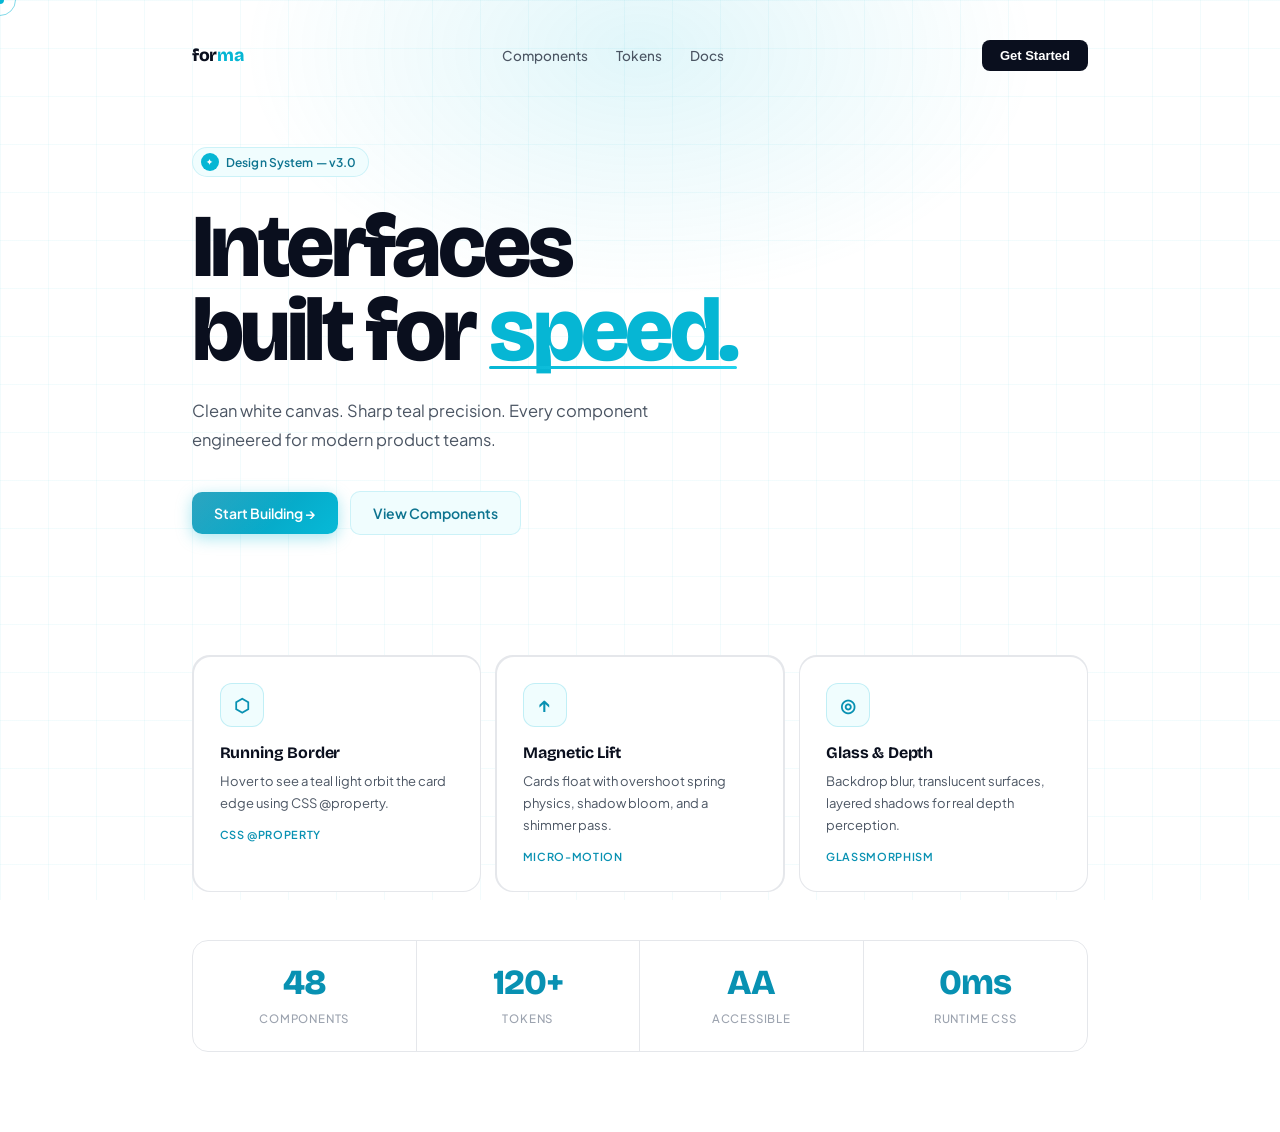
<file: sample-preview.html>
<!DOCTYPE html>
<html lang="en">
<head>
<meta charset="UTF-8">
<meta name="viewport" content="width=device-width, initial-scale=1.0">
<title>Sample — Modern Teal</title>
<link href="https://fonts.googleapis.com/css2?family=Bricolage+Grotesque:opsz,wght@12..96,300;12..96,400;12..96,500;12..96,700;12..96,800&family=Plus+Jakarta+Sans:wght@400;500;600&display=swap" rel="stylesheet">
<style>
*, *::before, *::after { box-sizing: border-box; margin: 0; padding: 0; }

:root {
  --teal:      #06B6D4;
  --teal-dark: #0891B2;
  --teal-deep: #0E7490;
  --teal-light:#22D3EE;
  --teal-pale: #CFFAFE;
  --teal-mist: #F0FDFE;
  --white:     #FFFFFF;
  --text:      #0A0F1E;
  --text2:     #4B5563;
  --text3:     #9CA3AF;
  --border:    rgba(6,182,212,.15);
  --border2:   #E5E7EB;
}

body {
  font-family: 'Plus Jakarta Sans', sans-serif;
  background: #FFFFFF;
  color: var(--text);
  min-height: 100vh;
  overflow-x: hidden;
  cursor: none;
}

/* ── CURSOR ─────────────────────────────────────────────── */
#cur, #ring {
  position: fixed;
  border-radius: 50%;
  pointer-events: none;
  z-index: 9999;
  transform: translate(-50%, -50%);
}
#cur  { width: 8px; height: 8px; background: var(--teal); transition: width .2s, height .2s, opacity .2s; }
#ring { width: 32px; height: 32px; border: 1.5px solid rgba(6,182,212,.5); transition: width .3s, height .3s; }

/* ── GRID BG ─────────────────────────────────────────────── */
body::before {
  content: '';
  position: fixed;
  inset: 0;
  background-image:
    linear-gradient(rgba(6,182,212,.05) 1px, transparent 1px),
    linear-gradient(90deg, rgba(6,182,212,.05) 1px, transparent 1px);
  background-size: 48px 48px;
  pointer-events: none;
  z-index: 0;
}

/* Subtle glow top */
body::after {
  content: '';
  position: fixed;
  top: -200px; left: 50%;
  transform: translateX(-50%);
  width: 800px; height: 500px;
  border-radius: 50%;
  background: radial-gradient(ellipse, rgba(6,182,212,.12) 0%, transparent 70%);
  pointer-events: none;
  z-index: 0;
}

/* ── PAGE ────────────────────────────────────────────────── */
.page {
  position: relative;
  z-index: 1;
  max-width: 960px;
  margin: 0 auto;
  padding: 40px 32px 80px;
}

/* ── NAV ─────────────────────────────────────────────────── */
nav {
  display: flex;
  align-items: center;
  justify-content: space-between;
  padding: 0 0 56px;
}
.logo {
  font-family: 'Bricolage Grotesque', sans-serif;
  font-size: 1.1rem;
  font-weight: 800;
  color: var(--text);
  letter-spacing: -.02em;
}
.logo span { color: var(--teal); }
.nav-links { display: flex; gap: 28px; }
.nav-link { font-size: 13.5px; font-weight: 500; color: var(--text2); cursor: none; transition: color .2s; }
.nav-link:hover { color: var(--teal); }
.nav-cta {
  padding: 8px 18px;
  background: var(--text);
  color: #fff;
  border-radius: 8px;
  font-size: 13px;
  font-weight: 600;
  cursor: none;
  border: none;
  transition: all .2s;
}
.nav-cta:hover { background: var(--teal-dark); transform: translateY(-1px); }

/* ── HERO ────────────────────────────────────────────────── */
.hero { padding: 20px 0 64px; }

.badge {
  display: inline-flex;
  align-items: center;
  gap: 7px;
  padding: 5px 12px 5px 8px;
  border: 1px solid var(--border);
  border-radius: 99px;
  background: var(--teal-mist);
  font-size: 12px;
  font-weight: 600;
  color: var(--teal-deep);
  margin-bottom: 28px;
  letter-spacing: .01em;
}
.badge-dot {
  width: 18px; height: 18px;
  border-radius: 50%;
  background: var(--teal);
  display: flex; align-items: center; justify-content: center;
}
.badge-dot::after { content: '✦'; font-size: 8px; color: #fff; }

h1 {
  font-family: 'Bricolage Grotesque', sans-serif;
  font-size: clamp(3.2rem, 7vw, 5.8rem);
  font-weight: 800;
  line-height: .94;
  letter-spacing: -.04em;
  color: var(--text);
  margin-bottom: 8px;
}
h1 .teal-word {
  color: var(--teal);
  position: relative;
  display: inline-block;
}

/* Underline sweep on teal word */
h1 .teal-word::after {
  content: '';
  position: absolute;
  bottom: 4px; left: 0;
  width: 100%; height: 3px;
  background: linear-gradient(90deg, var(--teal), var(--teal-light));
  border-radius: 2px;
  transform: scaleX(0);
  transform-origin: left;
  animation: underline-in .7s cubic-bezier(.4,0,.2,1) .5s forwards;
}
@keyframes underline-in { to { transform: scaleX(1); } }

.hero-sub {
  font-size: 16.5px;
  color: var(--text2);
  line-height: 1.75;
  max-width: 480px;
  margin: 24px 0 36px;
}

.btn-row { display: flex; gap: 12px; align-items: center; }
.btn {
  display: inline-flex;
  align-items: center;
  gap: 8px;
  padding: 12px 22px;
  border-radius: 10px;
  font-family: 'Plus Jakarta Sans', sans-serif;
  font-size: 14px;
  font-weight: 600;
  cursor: none;
  border: none;
  transition: all .22s cubic-bezier(.4,0,.2,1);
  position: relative;
  overflow: hidden;
}
.btn-primary {
  background: linear-gradient(135deg, #0891B2 0%, #06B6D4 50%, #22D3EE 100%);
  background-size: 200% 200%;
  background-position: 0% 50%;
  color: #fff;
  box-shadow: 0 4px 16px rgba(6,182,212,.35);
}
.btn-primary::before {
  content: '';
  position: absolute;
  inset: 0;
  background: linear-gradient(135deg, rgba(255,255,255,.15) 0%, transparent 60%);
  pointer-events: none;
}
.btn-primary:hover {
  background: var(--teal-deep);
  transform: translateY(-2px);
  box-shadow: 0 6px 20px rgba(6,182,212,.35);
}
.btn-soft {
  background: var(--teal-mist);
  color: var(--teal-deep);
  border: 1px solid var(--border);
}
.btn-soft:hover { background: var(--teal-pale); transform: translateY(-2px); }

/* ── CARDS ───────────────────────────────────────────────── */
.cards { display: grid; grid-template-columns: repeat(3, 1fr); gap: 14px; margin-top: 56px; }

/* Running border wrapper */
.card-outer {
  border-radius: 18px;
  padding: 1.5px;
  background: #E5E7EB;
  position: relative;
  overflow: hidden;
  transition: background .3s;
}
.card-outer::before {
  content: '';
  position: absolute;
  inset: -2px;
  background: conic-gradient(from var(--a, 0deg), transparent 0%, transparent 60%, var(--teal-light) 75%, var(--teal) 85%, transparent 95%);
  border-radius: 20px;
  animation: rot 2.5s linear infinite paused;
  opacity: 0;
  transition: opacity .4s;
}
@property --a { syntax: '<angle>'; initial-value: 0deg; inherits: false; }
@keyframes rot { to { --a: 360deg; } }
.card-outer:hover::before { opacity: 1; animation-play-state: running; }

.card {
  background: #FFFFFF;
  border-radius: 17px;
  padding: 26px;
  position: relative;
  overflow: hidden;
  transition: transform .32s cubic-bezier(.34,1.56,.64,1), box-shadow .32s;
  height: 100%;
}

/* Shimmer */
.card::after {
  content: '';
  position: absolute;
  top: 0; left: -100%;
  width: 55%; height: 100%;
  background: linear-gradient(105deg, transparent, rgba(6,182,212,.07), transparent);
  pointer-events: none;
}
.card-outer:hover .card::after { animation: sh .55s ease forwards; }
@keyframes sh { to { left: 160%; } }

.card-outer:hover .card {
  transform: translateY(-10px) scale(1.01);
  box-shadow:
    0 24px 48px rgba(6,182,212,.12),
    0 8px 16px rgba(0,0,0,.06),
    0 0 0 1px rgba(6,182,212,.08);
}

/* Top teal line accent */
.card::before {
  content: '';
  position: absolute;
  top: 0; left: 24px; right: 24px;
  height: 2px;
  background: linear-gradient(90deg, var(--teal), var(--teal-light));
  border-radius: 0 0 2px 2px;
  transform: scaleX(0);
  transition: transform .35s cubic-bezier(.4,0,.2,1);
}
.card-outer:hover .card::before { transform: scaleX(1); }

.card-icon {
  width: 44px; height: 44px;
  border-radius: 12px;
  background: var(--teal-mist);
  border: 1px solid rgba(6,182,212,.2);
  display: flex; align-items: center; justify-content: center;
  font-size: 18px;
  margin-bottom: 16px;
  color: var(--teal-dark);
  font-weight: 700;
  transition: transform .3s, background .3s;
}
.card-outer:hover .card-icon {
  background: var(--teal-pale);
  transform: scale(1.1) rotate(-4deg);
}
.card-title {
  font-family: 'Bricolage Grotesque', sans-serif;
  font-size: 1rem;
  font-weight: 700;
  color: var(--text);
  margin-bottom: 8px;
  letter-spacing: -.01em;
}
.card-body { font-size: 13px; color: var(--text2); line-height: 1.7; }
.card-label {
  display: inline-block;
  margin-top: 14px;
  font-size: 11px;
  font-weight: 600;
  color: var(--teal-dark);
  text-transform: uppercase;
  letter-spacing: .06em;
}

/* ── STATS STRIP ─────────────────────────────────────────── */
.stats {
  display: grid;
  grid-template-columns: repeat(4, 1fr);
  border: 1px solid var(--border2);
  border-radius: 16px;
  overflow: hidden;
  margin-top: 48px;
}
.stat {
  padding: 24px 20px;
  text-align: center;
  border-right: 1px solid var(--border2);
  transition: background .2s;
  cursor: none;
}
.stat:last-child { border-right: none; }
.stat:hover { background: var(--teal-mist); }
.stat-num {
  display: block;
  font-family: 'Bricolage Grotesque', sans-serif;
  font-size: 2.2rem;
  font-weight: 800;
  color: var(--teal-dark);
  letter-spacing: -.03em;
  line-height: 1;
  margin-bottom: 5px;
}
.stat-lbl { font-size: 11.5px; color: var(--text3); font-weight: 500; text-transform: uppercase; letter-spacing: .07em; }

/* ── STAGGER ANIMATION ───────────────────────────────────── */
.fade-up { opacity: 0; transform: translateY(24px); transition: opacity .55s ease, transform .55s ease; }
.fade-up.in { opacity: 1; transform: translateY(0); }
</style>
</head>
<body>

<div id="cur"></div>
<div id="ring"></div>

<div class="page">
  <nav class="fade-up">
    <div class="logo">for<span>ma</span></div>
    <div class="nav-links">
      <span class="nav-link">Components</span>
      <span class="nav-link">Tokens</span>
      <span class="nav-link">Docs</span>
    </div>
    <button class="nav-cta">Get Started</button>
  </nav>

  <section class="hero">
    <div class="badge fade-up"><div class="badge-dot"></div>Design System — v3.0</div>
    <h1 class="fade-up">Interfaces<br>built for <span class="teal-word">speed.</span></h1>
    <p class="hero-sub fade-up">Clean white canvas. Sharp teal precision. Every component engineered for modern product teams.</p>
    <div class="btn-row fade-up">
      <button class="btn btn-primary">Start Building →</button>
      <button class="btn btn-soft">View Components</button>
    </div>
  </section>

  <div class="cards fade-up">
    <div class="card-outer">
      <div class="card">
        <div class="card-icon">⬡</div>
        <div class="card-title">Running Border</div>
        <div class="card-body">Hover to see a teal light orbit the card edge using CSS @property.</div>
        <span class="card-label">CSS @property</span>
      </div>
    </div>
    <div class="card-outer">
      <div class="card">
        <div class="card-icon">↑</div>
        <div class="card-title">Magnetic Lift</div>
        <div class="card-body">Cards float with overshoot spring physics, shadow bloom, and a shimmer pass.</div>
        <span class="card-label">Micro-motion</span>
      </div>
    </div>
    <div class="card-outer">
      <div class="card">
        <div class="card-icon">◎</div>
        <div class="card-title">Glass & Depth</div>
        <div class="card-body">Backdrop blur, translucent surfaces, layered shadows for real depth perception.</div>
        <span class="card-label">Glassmorphism</span>
      </div>
    </div>
  </div>

  <div class="stats fade-up">
    <div class="stat"><span class="stat-num">48</span><span class="stat-lbl">Components</span></div>
    <div class="stat"><span class="stat-num">120+</span><span class="stat-lbl">Tokens</span></div>
    <div class="stat"><span class="stat-num">AA</span><span class="stat-lbl">Accessible</span></div>
    <div class="stat"><span class="stat-num">0ms</span><span class="stat-lbl">Runtime CSS</span></div>
  </div>
</div>

<script>
// Cursor
const cur = document.getElementById('cur');
const ring = document.getElementById('ring');
let mx = 0, my = 0, rx = 0, ry = 0;
document.addEventListener('mousemove', e => {
  mx = e.clientX; my = e.clientY;
  cur.style.left = mx + 'px'; cur.style.top = my + 'px';
});
(function loop() {
  rx += (mx - rx) * .1; ry += (my - ry) * .1;
  ring.style.left = rx + 'px'; ring.style.top = ry + 'px';
  requestAnimationFrame(loop);
})();
document.querySelectorAll('button, .card-outer, .stat, .nav-link').forEach(el => {
  el.addEventListener('mouseenter', () => { cur.style.width='20px'; cur.style.height='20px'; cur.style.opacity='.35'; ring.style.width='48px'; ring.style.height='48px'; });
  el.addEventListener('mouseleave', () => { cur.style.width='8px'; cur.style.height='8px'; cur.style.opacity='1'; ring.style.width='32px'; ring.style.height='32px'; });
});

// Stagger fade in
const els = document.querySelectorAll('.fade-up');
els.forEach((el, i) => setTimeout(() => el.classList.add('in'), 80 + i * 100));
</script>
</body>
</html>
</file>
<file: design-system.css>
@import url('https://fonts.googleapis.com/css2?family=Bricolage+Grotesque:opsz,wght@12..96,400;12..96,500;12..96,700;12..96,800&family=Plus+Jakarta+Sans:wght@400;500;600&display=swap');

/* ── TOKENS ─────────────────────────────────────────────── */
:root {
  --teal:       #06B6D4;
  --teal-dark:  #0891B2;
  --teal-deep:  #0E7490;
  --teal-light: #22D3EE;
  --teal-pale:  #CFFAFE;
  --teal-mist:  #F0FDFE;
  --white:      #FFFFFF;
  --text:       #0A0F1E;
  --text2:      #4B5563;
  --text3:      #9CA3AF;
  --border:     rgba(6,182,212,.15);
  --border2:    #E5E7EB;
  --success:    #10B981;
  --success-bg: #ECFDF5;
  --danger:     #EF4444;
  --danger-bg:  #FEF2F2;
  --warn:       #F59E0B;
  --warn-bg:    #FFFBEB;
  --info:       #3B82F6;
  --info-bg:    #EFF6FF;
  --radius:     10px;
  --radius-lg:  16px;
  --radius-xl:  20px;
  --sans:       'Plus Jakarta Sans', sans-serif;
  --display:    'Bricolage Grotesque', sans-serif;
  --mono:       'ui-monospace', 'Cascadia Code', monospace;
  --trans:      all .22s cubic-bezier(.4,0,.2,1);
}

/* ── RESET ──────────────────────────────────────────────── */
*, *::before, *::after { box-sizing: border-box; margin: 0; padding: 0; }
html { scroll-behavior: smooth; }
body {
  font-family: var(--sans);
  font-size: 15px;
  line-height: 1.6;
  color: var(--text);
  background: #FFFFFF;
  overflow-x: hidden;
  cursor: none;
}

/* ── CURSOR ─────────────────────────────────────────────── */
#cur, #ring {
  position: fixed; border-radius: 50%; pointer-events: none; z-index: 9999;
  transform: translate(-50%, -50%);
}
#cur  { width: 10px; height: 10px; background: var(--teal); transition: width .2s, height .2s, opacity .2s; mix-blend-mode: multiply; }
#ring { width: 36px; height: 36px; border: 1.5px solid rgba(6,182,212,.5); transition: width .3s, height .3s; }
body.hovering #cur  { width: 6px; height: 6px; opacity: .4; }
body.hovering #ring { width: 56px; height: 56px; border-color: rgba(6,182,212,.8); }

/* ── SPOTLIGHT ──────────────────────────────────────────── */
#spotlight {
  position: fixed; inset: 0; pointer-events: none; z-index: 0;
  background: radial-gradient(700px circle at var(--mx,50%) var(--my,50%),
    rgba(6,182,212,.1) 0%, rgba(6,182,212,.04) 35%, transparent 65%);
  transition: background .08s;
}

/* ── AURORA ─────────────────────────────────────────────── */
@property --aurora-a { syntax: '<angle>'; initial-value: 0deg; inherits: false; }
.aurora {
  position: fixed; inset: 0; z-index: 0; pointer-events: none;
  background: conic-gradient(from var(--aurora-a) at 25% 55%,
    transparent 0%,
    rgba(6,182,212,.055) 15%,
    rgba(34,211,238,.04) 28%,
    transparent 42%,
    rgba(8,145,178,.045) 62%,
    rgba(6,182,212,.03) 75%,
    transparent 88%);
  animation: aurora-spin 22s linear infinite;
}
@keyframes aurora-spin { to { --aurora-a: 360deg; } }

/* ── CANVAS ─────────────────────────────────────────────── */
#canvas-bg { position: fixed; inset: 0; z-index: 0; pointer-events: none; opacity: .75; }

/* ── LAYOUT ─────────────────────────────────────────────── */
.app { position: relative; z-index: 1; display: flex; flex-direction: column; min-height: 100vh; }
.layout { display: flex; flex: 1; }
.main { flex: 1; padding: 32px 40px; max-width: 1080px; }

/* ── SECTION CARD ───────────────────────────────────────── */
@property --sc-a { syntax: '<angle>'; initial-value: 0deg; inherits: false; }
.section-card {
  background: rgba(255,255,255,.92);
  border-radius: 24px;
  margin-bottom: 20px;
  position: relative;
  overflow: hidden;
  padding: 2px; /* border space */
}
/* Running border */
.section-card::before {
  content: '';
  position: absolute; inset: 0;
  background: conic-gradient(from var(--sc-a),
    var(--border2) 0%,
    var(--border2) 70%,
    rgba(34,211,238,.6) 80%,
    var(--teal) 85%,
    rgba(34,211,238,.6) 90%,
    var(--border2) 95%);
  border-radius: 24px;
  animation: sc-spin 4s linear infinite paused;
  transition: opacity .4s;
}
@keyframes sc-spin { to { --sc-a: 360deg; } }
.section-card:hover::before { animation-play-state: running; }
/* Noise texture */
.section-card::after {
  content: '';
  position: absolute; inset: 2px; border-radius: 22px;
  background: rgba(255,255,255,.96);
  z-index: 0;
}
.section-card-inner {
  position: relative; z-index: 1;
  padding: 36px;
  border-radius: 22px;
  overflow: hidden;
}
/* Corner teal glow */
.section-card-inner::before {
  content: '';
  position: absolute; top: -80px; right: -80px;
  width: 280px; height: 280px; border-radius: 50%;
  background: radial-gradient(circle, rgba(6,182,212,.09) 0%, transparent 70%);
  pointer-events: none; z-index: 0;
  animation: corner-drift 9s ease-in-out infinite alternate;
}
/* Bottom-left secondary glow */
.section-card-inner::after {
  content: '';
  position: absolute; bottom: -60px; left: -60px;
  width: 200px; height: 200px; border-radius: 50%;
  background: radial-gradient(circle, rgba(6,182,212,.05) 0%, transparent 70%);
  pointer-events: none; z-index: 0;
  animation: corner-drift 12s ease-in-out infinite alternate-reverse;
}
@keyframes corner-drift { to { transform: translate(-20px, 15px) scale(1.12); } }
.section-label, .section-title, .section-card-inner > * { position: relative; z-index: 1; }

.section-label {
  font-family: var(--mono); font-size: 11px; letter-spacing: .12em;
  text-transform: uppercase; color: var(--teal-dark); margin-bottom: 6px;
}
.section-title {
  font-family: var(--display); font-size: 1.75rem; font-weight: 800;
  letter-spacing: -.025em; color: var(--text); margin-bottom: 24px;
}
.row { display: flex; flex-wrap: wrap; gap: 10px; align-items: flex-start; margin-bottom: 14px; }
.col { display: flex; flex-direction: column; gap: 10px; }

/* ── NAV ────────────────────────────────────────────────── */
.nav {
  height: 58px; display: flex; align-items: center; padding: 0 28px;
  border-bottom: 1px solid var(--border2);
  background: rgba(255,255,255,.85);
  backdrop-filter: blur(20px); -webkit-backdrop-filter: blur(20px);
  position: sticky; top: 0; z-index: 100; gap: 20px;
}
.nav-logo { font-family: var(--display); font-size: 1.1rem; font-weight: 800; color: var(--text); letter-spacing: -.02em; }
.nav-logo span { color: var(--teal); }
.nav-links { display: flex; gap: 4px; flex: 1; }
.nav-link { padding: 6px 12px; border-radius: var(--radius); font-size: 13.5px; font-weight: 500; color: var(--text2); cursor: none; transition: var(--trans); border: none; background: none; font-family: var(--sans); }
.nav-link:hover { background: var(--teal-mist); color: var(--teal-deep); }
.nav-link.active { background: var(--teal-mist); color: var(--teal-dark); }
.nav-actions { display: flex; gap: 8px; align-items: center; }

/* ── SIDEBAR ────────────────────────────────────────────── */
.sidebar {
  width: 210px; flex-shrink: 0; border-right: 1px solid var(--border2);
  background: rgba(255,255,255,.8); backdrop-filter: blur(16px);
  padding: 20px 0; position: sticky; top: 58px;
  height: calc(100vh - 58px); overflow-y: auto;
}
.sidebar-section { margin-bottom: 20px; }
.sidebar-heading { font-family: var(--mono); font-size: 10px; letter-spacing: .1em; text-transform: uppercase; color: var(--text3); padding: 0 14px; margin-bottom: 4px; }
.sidebar-item { display: flex; align-items: center; gap: 8px; padding: 7px 14px; font-size: 13px; font-weight: 500; color: var(--text2); cursor: none; transition: var(--trans); border: none; background: none; width: 100%; text-align: left; font-family: var(--sans); text-decoration: none; }
.sidebar-item:hover { background: var(--teal-mist); color: var(--teal-deep); }
.sidebar-item.active { background: var(--teal-mist); color: var(--teal-dark); border-right: 2px solid var(--teal); }
.sidebar-dot { width: 5px; height: 5px; border-radius: 50%; background: var(--border2); flex-shrink: 0; transition: var(--trans); }
.sidebar-item.active .sidebar-dot, .sidebar-item:hover .sidebar-dot { background: var(--teal); }

/* ── HERO ────────────────────────────────────────────────── */
.hero { padding: 52px 0 64px; position: relative; }
/* Breathing glow orb behind title */
.hero-orb {
  position: absolute; top: 20px; left: -40px;
  width: 420px; height: 420px; border-radius: 50%;
  background: radial-gradient(circle, rgba(6,182,212,.13) 0%, rgba(34,211,238,.06) 45%, transparent 70%);
  pointer-events: none; z-index: 0;
  animation: breathe 5s ease-in-out infinite;
}
@keyframes breathe { 0%,100% { transform: scale(1); opacity: .8; } 50% { transform: scale(1.25); opacity: 1; } }
.hero > * { position: relative; z-index: 1; }

.hero-badge {
  display: inline-flex; align-items: center; gap: 7px;
  padding: 5px 14px 5px 8px; border: 1px solid var(--border);
  border-radius: 99px; background: var(--teal-mist);
  font-size: 12px; font-weight: 600; color: var(--teal-deep);
  margin-bottom: 28px; letter-spacing: .01em;
  animation: badge-pulse 3s ease-in-out infinite;
}
@keyframes badge-pulse { 0%,100% { box-shadow: 0 0 0 0 rgba(6,182,212,0); } 50% { box-shadow: 0 0 0 6px rgba(6,182,212,.08); } }
.hero-badge-dot { width: 18px; height: 18px; border-radius: 50%; background: var(--teal); display: flex; align-items: center; justify-content: center; }
.hero-badge-dot::after { content: '✦'; font-size: 8px; color: #fff; animation: spin-slow 4s linear infinite; }
@keyframes spin-slow { to { transform: rotate(360deg); } }

.hero-title {
  font-family: var(--display); font-size: clamp(3.2rem, 6vw, 5.2rem);
  font-weight: 800; line-height: .94; letter-spacing: -.04em;
  color: var(--text); margin-bottom: 24px;
}
.hero-title .hl { color: var(--teal); position: relative; display: inline-block; }
.hero-title .hl::after {
  content: ''; position: absolute; bottom: 2px; left: 0;
  width: 100%; height: 3px;
  background: linear-gradient(90deg, var(--teal-dark), var(--teal-light));
  border-radius: 2px; transform: scaleX(0); transform-origin: left;
}
.hero-title .hl.revealed::after { animation: ul-in .7s cubic-bezier(.4,0,.2,1) forwards; }
@keyframes ul-in { to { transform: scaleX(1); } }
.hero-sub { font-size: 16px; color: var(--text2); line-height: 1.75; max-width: 500px; margin-bottom: 36px; }

/* ── BUTTONS ────────────────────────────────────────────── */
.btn {
  display: inline-flex; align-items: center; gap: 7px;
  padding: 10px 20px; border-radius: var(--radius);
  font-family: var(--sans); font-size: 13.5px; font-weight: 600;
  cursor: none; border: none; transition: var(--trans);
  position: relative; overflow: hidden; white-space: nowrap; line-height: 1;
  user-select: none; will-change: transform;
}
.btn .ripple { position: absolute; border-radius: 50%; background: rgba(255,255,255,.3); transform: scale(0); animation: ripple-out .55s linear; pointer-events: none; }
@keyframes ripple-out { to { transform: scale(4); opacity: 0; } }
.btn-primary { background: linear-gradient(135deg, #0891B2 0%, #06B6D4 55%, #22D3EE 100%); color: #fff; box-shadow: 0 4px 14px rgba(6,182,212,.35); }
.btn-primary::before { content: ''; position: absolute; inset: 0; background: linear-gradient(135deg, rgba(255,255,255,.2) 0%, transparent 55%); pointer-events: none; }
.btn-primary:hover { background: linear-gradient(135deg, #0E7490, #0891B2 55%, #06B6D4); box-shadow: 0 10px 32px rgba(6,182,212,.5); }
.btn-secondary { background: var(--teal-mist); color: var(--teal-deep); border: 1px solid var(--border); }
.btn-secondary:hover { background: var(--teal-pale); box-shadow: 0 4px 16px rgba(6,182,212,.15); }
.btn-ghost { background: transparent; color: var(--text2); border: 1.5px solid var(--border2); }
.btn-ghost:hover { border-color: var(--teal); color: var(--teal-deep); background: var(--teal-mist); box-shadow: 0 0 0 3px rgba(6,182,212,.1); }
.btn-danger { background: var(--danger); color: #fff; box-shadow: 0 4px 14px rgba(239,68,68,.3); }
.btn-danger:hover { box-shadow: 0 10px 28px rgba(239,68,68,.45); }
.btn-dark { background: var(--text); color: #fff; }
.btn-dark:hover { box-shadow: 0 10px 28px rgba(10,15,30,.3); }
.btn-sm { padding: 6px 13px; font-size: 12.5px; border-radius: 8px; }
.btn-lg { padding: 14px 30px; font-size: 15px; border-radius: 12px; }
.btn-icon { padding: 9px; }
.btn:disabled { opacity: .4; pointer-events: none; }

/* ── TYPOGRAPHY ROW EFFECTS ─────────────────────────────── */
.type-table { background: transparent; border: none; }
.type-row {
  display: flex; align-items: center; gap: 20px;
  padding: 18px 20px; border-bottom: 1px solid var(--border2);
  border-radius: 8px; cursor: none;
  transition: background .2s;
  position: relative; overflow: hidden;
}
.type-row:last-child { border-bottom: none; }
.type-row:hover { background: rgba(240,253,254,.6); }
/* Left accent bar that pulses in on scroll */
.type-row::before {
  content: '';
  position: absolute; left: 0; top: 20%; height: 60%;
  width: 3px; border-radius: 2px;
  background: linear-gradient(to bottom, var(--teal-light), var(--teal-dark));
  transform: scaleY(0); transform-origin: center;
  transition: transform .4s cubic-bezier(.34,1.56,.64,1);
  box-shadow: 0 0 8px rgba(6,182,212,.5);
}
.type-row.row-active::before { transform: scaleY(1); }
.type-meta { width: 130px; flex-shrink: 0; }
.type-name { font-family: var(--mono); font-size: 10.5px; color: var(--text3); letter-spacing: .04em; }
.type-spec { font-family: var(--mono); font-size: 10px; color: var(--text3); opacity: .6; margin-top: 2px; }

/* Display row — scramble */
.t-display { font-family: var(--display); font-size: 3rem; font-weight: 800; line-height: 1; color: var(--text); letter-spacing: -.03em; }

/* H1 row — gradient animated fill */
.t-h1 {
  font-family: var(--display); font-size: 2.25rem; font-weight: 800; letter-spacing: -.03em;
  background: linear-gradient(90deg, var(--text) 0%, var(--teal-dark) 40%, var(--teal-light) 60%, var(--text) 100%);
  background-size: 200% auto;
  -webkit-background-clip: text; -webkit-text-fill-color: transparent; background-clip: text;
  background-position: 100% center;
  transition: background-position 0s;
}
.type-row.row-active .t-h1 { animation: grad-slide 1.8s ease forwards; }
@keyframes grad-slide { to { background-position: 0% center; } }

/* H2 row — highlight sweep */
.t-h2-wrap { position: relative; display: inline-block; }
.t-h2 { font-family: var(--display); font-size: 1.75rem; font-weight: 700; letter-spacing: -.02em; color: var(--text); position: relative; z-index: 1; }
.t-h2-wrap::after {
  content: '';
  position: absolute; bottom: 2px; left: 0; right: 0; height: 36%;
  background: var(--teal-pale); border-radius: 3px; z-index: 0;
  transform: scaleX(0); transform-origin: left;
  transition: transform .6s cubic-bezier(.4,0,.2,1);
}
.type-row.row-active .t-h2-wrap::after { transform: scaleX(1); }

/* Body row — word stagger */
.t-body-word { display: inline-block; opacity: 0; transform: translateY(10px); transition: opacity .35s, transform .35s; }
.type-row.row-active .t-body-word { opacity: 1; transform: none; }

/* Small row — blur in */
.t-small { font-size: 13px; color: var(--text2); filter: blur(6px); opacity: 0; transition: filter .7s ease, opacity .7s ease; }
.type-row.row-active .t-small { filter: blur(0); opacity: 1; }

/* Mono row — typewriter on hover, retypes */
.t-mono { font-family: var(--mono); font-size: 13px; color: var(--teal-dark); }
.mono-cursor { display: inline-block; width: 2px; height: 1em; background: var(--teal); vertical-align: middle; margin-left: 1px; animation: blink .7s step-end infinite; }
@keyframes blink { 0%,100% { opacity: 1; } 50% { opacity: 0; } }

/* Label row */
.t-label { font-size: 11px; font-weight: 700; letter-spacing: .1em; text-transform: uppercase; color: var(--text3); transition: color .3s; }
.type-row.row-active .t-label { color: var(--teal-dark); }

/* ── FORMS ───────────────────────────────────────────────── */
.form-group { display: flex; flex-direction: column; gap: 6px; }
.form-label { font-size: 13px; font-weight: 600; color: var(--text); }
.form-hint { font-size: 12px; color: var(--text3); }
.input { padding: 10px 14px; border: 1.5px solid var(--border2); border-radius: var(--radius); background: #fff; color: var(--text); font-family: var(--sans); font-size: 14px; transition: var(--trans); outline: none; width: 100%; }
.input:focus { border-color: var(--teal); box-shadow: 0 0 0 4px rgba(6,182,212,.1); }
.input::placeholder { color: var(--text3); }
.input-error { border-color: var(--danger) !important; }
.input-error:focus { box-shadow: 0 0 0 4px rgba(239,68,68,.1) !important; }
.input-wrap { position: relative; }
.input-wrap .input { padding-left: 38px; }
.input-icon { position: absolute; left: 12px; top: 50%; transform: translateY(-50%); color: var(--text3); font-size: 15px; pointer-events: none; }
select.input { appearance: none; background-image: url("data:image/svg+xml,%3Csvg xmlns='http://www.w3.org/2000/svg' width='10' height='6'%3E%3Cpath d='M0 0l5 6 5-6z' fill='%239CA3AF'/%3E%3C/svg%3E"); background-repeat: no-repeat; background-position: right 14px center; padding-right: 34px; cursor: none; }
textarea.input { resize: vertical; min-height: 88px; }
.input-group { display: flex; }
.input-group .input { border-radius: var(--radius) 0 0 var(--radius); border-right: none; }
.input-group .btn { border-radius: 0 var(--radius) var(--radius) 0; }
.toggle-row { display: flex; align-items: center; gap: 10px; cursor: none; user-select: none; }
.toggle { width: 40px; height: 22px; border-radius: 11px; background: var(--border2); border: 1.5px solid #D1D5DB; position: relative; transition: var(--trans); flex-shrink: 0; }
.toggle::after { content: ''; width: 16px; height: 16px; border-radius: 50%; background: #9CA3AF; position: absolute; top: 2px; left: 2px; transition: transform .25s, background .25s; }
.toggle.on { background: var(--teal); border-color: var(--teal); box-shadow: 0 0 12px rgba(6,182,212,.35); }
.toggle.on::after { background: #fff; transform: translateX(18px); }
.toggle-label { font-size: 13.5px; color: var(--text); font-weight: 500; }
.check-row { display: flex; align-items: center; gap: 9px; cursor: none; user-select: none; font-size: 13.5px; color: var(--text); }
.check-row input { display: none; }
.checkmark { width: 18px; height: 18px; border: 1.5px solid var(--border2); border-radius: 5px; background: #fff; transition: var(--trans); display: flex; align-items: center; justify-content: center; flex-shrink: 0; }
.check-row input:checked ~ .checkmark { background: var(--teal); border-color: var(--teal); box-shadow: 0 0 0 3px rgba(6,182,212,.12); }
.check-row input:checked ~ .checkmark::after { content: '✓'; color: #fff; font-size: 11px; font-weight: 700; }
.radiomark { border-radius: 50%; }
.check-row input:checked ~ .radiomark::after { content: ''; width: 7px; height: 7px; border-radius: 50%; background: #fff; }
input[type="range"] { -webkit-appearance: none; width: 100%; height: 4px; background: var(--border2); border-radius: 2px; outline: none; cursor: none; }
input[type="range"]::-webkit-slider-thumb { -webkit-appearance: none; width: 18px; height: 18px; border-radius: 50%; background: var(--teal); box-shadow: 0 0 0 4px var(--teal-mist), 0 2px 8px rgba(6,182,212,.4); cursor: none; transition: transform .2s; }
input[type="range"]::-webkit-slider-thumb:hover { transform: scale(1.2); }

/* ── CARDS ───────────────────────────────────────────────── */
@property --a { syntax: '<angle>'; initial-value: 0deg; inherits: false; }
.tilt-wrap { perspective: 700px; transform-style: preserve-3d; }
.card-outer {
  border-radius: var(--radius-xl); padding: 2px;
  background: var(--border2); position: relative; overflow: hidden;
  transform-style: preserve-3d;
}
/* Bright running border */
.card-outer::before {
  content: ''; position: absolute; inset: -3px;
  background: conic-gradient(from var(--a),
    transparent 0%, transparent 50%,
    rgba(34,211,238,.25) 62%,
    var(--teal-light) 72%,
    rgba(255,255,255,.9) 78%,
    var(--teal) 84%,
    rgba(34,211,238,.25) 90%,
    transparent 96%);
  border-radius: calc(var(--radius-xl) + 3px);
  animation: rot 2s linear infinite paused; opacity: 0; transition: opacity .35s;
}
@keyframes rot { to { --a: 360deg; } }
.card-outer:hover::before { opacity: 1; animation-play-state: running; }
.card-outer:hover { box-shadow: 0 0 30px rgba(6,182,212,.25); }

.card {
  background: #fff; border-radius: calc(var(--radius-xl) - 2px);
  padding: 24px; position: relative; overflow: hidden;
  transition: box-shadow .3s; height: 100%;
  transform-style: preserve-3d;
}
/* Top reveal line */
.card::before {
  content: ''; position: absolute; top: 0; left: 20px; right: 20px; height: 2px;
  background: linear-gradient(90deg, var(--teal-dark), var(--teal-light));
  border-radius: 0 0 2px 2px; transform: scaleX(0);
  transition: transform .35s cubic-bezier(.4,0,.2,1);
}
.card-outer:hover .card::before { transform: scaleX(1); }
/* Shimmer */
.card::after {
  content: ''; position: absolute; top: 0; left: -100%; width: 55%; height: 100%;
  background: linear-gradient(105deg, transparent, rgba(6,182,212,.09), transparent);
  pointer-events: none;
}
.card-outer:hover .card::after { animation: sh .6s ease forwards; }
@keyframes sh { to { left: 160%; } }
.card-outer:hover .card { box-shadow: 0 32px 64px rgba(6,182,212,.16), 0 0 0 1px rgba(6,182,212,.1); }

/* Cursor-tracking specular highlight */
.card-specular {
  position: absolute; inset: 0; border-radius: inherit; pointer-events: none;
  background: radial-gradient(140px circle at var(--cx,50%) var(--cy,50%),
    rgba(255,255,255,.22) 0%, transparent 70%);
  opacity: 0; transition: opacity .3s;
}
.card-outer:hover .card-specular { opacity: 1; }

/* Inner mouse-tracking glow */
.card-glow {
  position: absolute; inset: 0; pointer-events: none; border-radius: inherit;
  background: radial-gradient(200px circle at var(--cx,50%) var(--cy,50%),
    rgba(6,182,212,.08) 0%, transparent 65%);
  opacity: 0; transition: opacity .3s;
}
.card-outer:hover .card-glow { opacity: 1; }

.card-plain {
  background: #fff; border: 1.5px solid var(--border2); border-radius: var(--radius-lg);
  padding: 24px; transition: border-color .3s, box-shadow .3s, transform .4s cubic-bezier(.34,1.56,.64,1);
  box-shadow: 0 1px 4px rgba(0,0,0,.04); position: relative; overflow: hidden;
}
.card-plain:hover { border-color: var(--teal); transform: translateY(-10px) scale(1.01); box-shadow: 0 24px 56px rgba(6,182,212,.16), 0 0 0 1px rgba(6,182,212,.1); }
.card-glass { background: rgba(240,253,254,.75); border: 1px solid rgba(6,182,212,.2); border-radius: var(--radius-lg); padding: 24px; backdrop-filter: blur(20px); -webkit-backdrop-filter: blur(20px); position: relative; overflow: hidden; transition: transform .4s cubic-bezier(.34,1.56,.64,1), box-shadow .3s; }
.card-glass::before { content: ''; position: absolute; top: -40%; right: -20%; width: 200px; height: 200px; border-radius: 50%; background: radial-gradient(circle, rgba(6,182,212,.2) 0%, transparent 70%); pointer-events: none; animation: corner-drift 6s ease-in-out infinite alternate; }
.card-glass:hover { transform: translateY(-8px); box-shadow: 0 24px 48px rgba(6,182,212,.2); }

.card-icon { width: 44px; height: 44px; border-radius: 12px; background: var(--teal-mist); border: 1px solid rgba(6,182,212,.2); display: flex; align-items: center; justify-content: center; font-size: 18px; color: var(--teal-dark); font-weight: 700; margin-bottom: 16px; transition: transform .3s cubic-bezier(.34,1.56,.64,1), background .3s, box-shadow .3s; }
.card-outer:hover .card-icon, .card-plain:hover .card-icon { background: var(--teal-pale); transform: scale(1.15) rotate(-6deg); box-shadow: 0 4px 14px rgba(6,182,212,.3); }
.card-title { font-family: var(--display); font-size: 1rem; font-weight: 700; color: var(--text); margin-bottom: 7px; letter-spacing: -.01em; }
.card-body { font-size: 13px; color: var(--text2); line-height: 1.7; }
.card-footer { display: flex; align-items: center; justify-content: space-between; margin-top: 16px; padding-top: 14px; border-top: 1px solid var(--border2); }
.stat-card { background: #fff; border: 1.5px solid var(--border2); border-radius: var(--radius-lg); padding: 20px 24px; transition: var(--trans); position: relative; overflow: hidden; }
.stat-card::before { content: ''; position: absolute; top: 0; left: 0; right: 0; height: 3px; background: linear-gradient(90deg, var(--teal-dark), var(--teal-light)); transform: scaleX(0); transition: transform .35s; }
.stat-card:hover::before { transform: scaleX(1); }
.stat-card:hover { border-color: var(--teal); box-shadow: 0 16px 40px rgba(6,182,212,.15); transform: translateY(-4px); }
.stat-label { font-size: 11.5px; font-weight: 600; text-transform: uppercase; letter-spacing: .07em; color: var(--text3); margin-bottom: 8px; }
.stat-value { font-family: var(--display); font-size: 2.1rem; font-weight: 800; letter-spacing: -.03em; color: var(--teal-dark); line-height: 1; margin-bottom: 6px; }
.stat-change { font-size: 12px; display: flex; align-items: center; gap: 4px; }
.stat-up { color: var(--success); } .stat-down { color: var(--danger); }

/* ── BADGES ──────────────────────────────────────────────── */
.badge { display: inline-flex; align-items: center; gap: 5px; padding: 3px 10px; border-radius: 99px; font-size: 11.5px; font-weight: 600; line-height: 1.4; }
.badge-teal    { background: var(--teal-mist);   color: var(--teal-deep); border: 1px solid rgba(6,182,212,.25); }
.badge-success { background: var(--success-bg);  color: var(--success);   border: 1px solid rgba(16,185,129,.25); }
.badge-danger  { background: var(--danger-bg);   color: var(--danger);    border: 1px solid rgba(239,68,68,.25); }
.badge-warn    { background: var(--warn-bg);     color: #92400E;          border: 1px solid rgba(245,158,11,.25); }
.badge-info    { background: var(--info-bg);     color: var(--info);      border: 1px solid rgba(59,130,246,.25); }
.badge-neutral { background: #F9FAFB;            color: var(--text2);     border: 1px solid var(--border2); }
.tag { display: inline-flex; align-items: center; gap: 5px; padding: 4px 10px; border-radius: var(--radius); font-size: 12px; font-weight: 500; background: var(--teal-mist); color: var(--teal-deep); border: 1px solid var(--border); cursor: none; transition: var(--trans); }
.tag:hover { background: var(--teal-pale); border-color: var(--teal); transform: translateY(-2px); box-shadow: 0 4px 12px rgba(6,182,212,.2); }

/* ── AVATARS ─────────────────────────────────────────────── */
.avatar-group { display: flex; }
.avatar { width: 36px; height: 36px; border-radius: 50%; border: 2px solid #fff; display: flex; align-items: center; justify-content: center; font-size: 12px; font-weight: 700; color: #fff; margin-left: -9px; position: relative; transition: transform .25s cubic-bezier(.34,1.56,.64,1), box-shadow .25s; cursor: none; flex-shrink: 0; }
.avatar:first-child { margin-left: 0; }
.avatar:hover { transform: translateY(-7px) scale(1.12); z-index: 10; box-shadow: 0 8px 20px rgba(0,0,0,.15); }
.avatar-overflow { background: var(--teal-mist); color: var(--teal-deep); font-size: 11px; }

/* ── PROGRESS ────────────────────────────────────────────── */
.progress-wrap { display: flex; flex-direction: column; gap: 18px; }
.progress-header { display: flex; justify-content: space-between; margin-bottom: 7px; font-size: 13px; }
.progress-name { font-weight: 600; color: var(--text); }
.progress-pct { font-family: var(--mono); color: var(--text3); font-size: 12px; }
.progress-track { height: 6px; background: var(--border2); border-radius: 3px; overflow: hidden; }
.progress-bar { height: 100%; border-radius: 3px; position: relative; }
.progress-bar::after { content: ''; position: absolute; inset: 0; background: linear-gradient(90deg, transparent, rgba(255,255,255,.4), transparent); animation: pb-shine 2.5s ease-in-out infinite; }
@keyframes pb-shine { 0%,100% { transform: translateX(-100%); } 50% { transform: translateX(200%); } }
.pb-teal    { background: linear-gradient(90deg, var(--teal-deep), var(--teal-light)); }
.pb-success { background: linear-gradient(90deg, #059669, #34D399); }
.pb-warn    { background: linear-gradient(90deg, #D97706, #FCD34D); }
.pb-info    { background: linear-gradient(90deg, #2563EB, #93C5FD); }

/* ── ALERTS ──────────────────────────────────────────────── */
.alert { display: flex; gap: 12px; align-items: flex-start; padding: 13px 16px; border-radius: var(--radius); border: 1px solid; font-size: 13.5px; line-height: 1.5; transition: transform .2s, box-shadow .2s; }
.alert:hover { transform: translateX(4px); }
.alert-icon { font-size: 16px; flex-shrink: 0; margin-top: 1px; }
.alert-content { flex: 1; }
.alert-title { font-weight: 700; margin-bottom: 2px; }
.alert-close { background: none; border: none; cursor: none; color: inherit; opacity: .5; font-size: 16px; padding: 0; line-height: 1; transition: opacity .2s, transform .2s; }
.alert-close:hover { opacity: 1; transform: scale(1.2); }
.alert-teal    { background: var(--teal-mist);  color: var(--teal-deep); border-color: rgba(6,182,212,.25); }
.alert-success { background: var(--success-bg); color: var(--success);   border-color: rgba(16,185,129,.25); }
.alert-warn    { background: var(--warn-bg);    color: #92400E;          border-color: rgba(245,158,11,.25); }
.alert-danger  { background: var(--danger-bg);  color: var(--danger);    border-color: rgba(239,68,68,.25); }

/* ── TABLE ───────────────────────────────────────────────── */
.table-wrap { background: #fff; border: 1.5px solid var(--border2); border-radius: var(--radius-lg); overflow: hidden; }
.table-toolbar { padding: 12px 16px; border-bottom: 1px solid var(--border2); display: flex; align-items: center; gap: 10px; }
table { width: 100%; border-collapse: collapse; }
thead { background: #F9FAFB; }
th { padding: 10px 16px; text-align: left; font-size: 11.5px; font-weight: 700; text-transform: uppercase; letter-spacing: .07em; color: var(--text3); cursor: none; user-select: none; white-space: nowrap; transition: color .2s; }
th:hover, th.sorted { color: var(--teal-dark); }
th .sort-icon { margin-left: 4px; font-size: 10px; opacity: .4; }
th.sorted .sort-icon { opacity: 1; }
td { padding: 11px 16px; border-bottom: 1px solid var(--border2); font-size: 13.5px; transition: background .15s; }
tr:last-child td { border-bottom: none; }
tr:hover td { background: var(--teal-mist); }
.cell-mono { font-family: var(--mono); font-size: 12px; }
.cell-dim { color: var(--text3); }

/* ── TABS ────────────────────────────────────────────────── */
.tab-list { display: flex; border-bottom: 1px solid var(--border2); }
.tab-btn { padding: 10px 18px; border: none; background: none; font-family: var(--sans); font-size: 13.5px; font-weight: 600; color: var(--text3); cursor: none; border-bottom: 2px solid transparent; margin-bottom: -1px; transition: var(--trans); }
.tab-btn:hover { color: var(--text2); }
.tab-btn.active { color: var(--teal-dark); border-bottom-color: var(--teal); }
.tab-panel { padding: 24px 0; display: none; }
.tab-panel.active { display: block; animation: fadeUp .22s; }
@keyframes fadeUp { from { opacity: 0; transform: translateY(8px); } to { opacity: 1; transform: none; } }

/* ── MODAL ───────────────────────────────────────────────── */
.modal-overlay { position: fixed; inset: 0; background: rgba(10,15,30,.45); display: flex; align-items: center; justify-content: center; z-index: 1000; backdrop-filter: blur(8px); opacity: 0; pointer-events: none; transition: opacity .25s; }
.modal-overlay.open { opacity: 1; pointer-events: auto; }
.modal { background: #fff; border: 1.5px solid var(--border2); border-radius: var(--radius-xl); padding: 32px; width: 460px; max-width: 95vw; box-shadow: 0 40px 80px rgba(0,0,0,.14); transform: scale(.93) translateY(16px); transition: transform .35s cubic-bezier(.34,1.56,.64,1); }
.modal-overlay.open .modal { transform: scale(1) translateY(0); }
.modal-header { display: flex; align-items: flex-start; justify-content: space-between; margin-bottom: 14px; }
.modal-title { font-family: var(--display); font-size: 1.2rem; font-weight: 800; letter-spacing: -.02em; }
.modal-body { font-size: 14px; color: var(--text2); line-height: 1.75; margin-bottom: 24px; }
.modal-footer { display: flex; gap: 10px; justify-content: flex-end; }

/* ── TOOLTIP ─────────────────────────────────────────────── */
.tip-wrap { position: relative; display: inline-flex; }
.tip { position: absolute; bottom: calc(100% + 8px); left: 50%; background: var(--text); color: #fff; font-size: 12px; padding: 6px 10px; border-radius: 8px; white-space: nowrap; pointer-events: none; opacity: 0; transition: opacity .2s, transform .2s; z-index: 50; transform: translateX(-50%) translateY(6px); }
.tip::after { content: ''; position: absolute; top: 100%; left: 50%; transform: translateX(-50%); border: 5px solid transparent; border-top-color: var(--text); }
.tip-wrap:hover .tip { opacity: 1; transform: translateX(-50%) translateY(0); }

/* ── TOAST ───────────────────────────────────────────────── */
.toast-container { position: fixed; bottom: 24px; right: 24px; display: flex; flex-direction: column; gap: 10px; z-index: 2000; }
.toast { display: flex; align-items: center; gap: 11px; padding: 13px 16px; background: var(--text); color: #fff; border-radius: var(--radius); box-shadow: 0 12px 40px rgba(0,0,0,.2); font-size: 13.5px; min-width: 280px; animation: toast-in .4s cubic-bezier(.34,1.56,.64,1); cursor: none; }
.toast.out { animation: toast-out .3s forwards; }
@keyframes toast-in  { from { opacity: 0; transform: translateX(24px) scale(.94); } to { opacity: 1; transform: none; } }
@keyframes toast-out { to   { opacity: 0; transform: translateX(24px) scale(.94); } }
.toast-teal    { background: var(--teal-dark); }
.toast-success { background: var(--success); }
.toast-danger  { background: var(--danger); }
.toast-msg { flex: 1; }
.toast-x { opacity: .6; font-size: 14px; }

/* ── SKELETON ────────────────────────────────────────────── */
.sk { background: linear-gradient(90deg, #F1F5F9 25%, #E2E8F0 50%, #F1F5F9 75%); background-size: 200% 100%; border-radius: var(--radius); animation: sk-wave 1.6s ease-in-out infinite; }
@keyframes sk-wave { 0% { background-position: 200% 0; } 100% { background-position: -200% 0; } }
.sk-text  { height: 14px; margin-bottom: 8px; }
.sk-title { height: 20px; width: 55%; margin-bottom: 12px; }
.sk-img   { height: 136px; border-radius: var(--radius); margin-bottom: 14px; }
.sk-full  { width: 100%; } .sk-70 { width: 70%; } .sk-45 { width: 45%; }
.sk-card  { background: #fff; border: 1.5px solid var(--border2); border-radius: var(--radius-lg); padding: 20px; }

/* ── CODE ────────────────────────────────────────────────── */
.code-block { background: #080D1A; border: 1px solid #1A2235; border-radius: var(--radius-lg); overflow: hidden; }
.code-toolbar { display: flex; align-items: center; justify-content: space-between; padding: 10px 16px; border-bottom: 1px solid #1A2235; background: #0D1424; }
.code-dots { display: flex; gap: 6px; }
.code-dot { width: 10px; height: 10px; border-radius: 50%; }
.code-lang { font-family: var(--mono); font-size: 11px; color: #3D5A7A; text-transform: uppercase; letter-spacing: .07em; }
.code-copy { background: none; border: 1px solid #1A2235; color: #3D5A7A; font-size: 11px; padding: 3px 9px; border-radius: 6px; cursor: none; transition: var(--trans); font-family: var(--sans); }
.code-copy:hover { color: var(--teal-light); border-color: rgba(6,182,212,.4); }
.code-content { padding: 20px; overflow-x: auto; }
pre { margin: 0; }
code { font-family: var(--mono); font-size: 13px; line-height: 1.9; color: #CDD6F4; }
.kw { color: #89DCEB; } .fn { color: #89B4FA; } .str { color: #A6E3A1; } .cm { color: #3D5A7A; font-style: italic; } .num { color: #FAB387; } .op { color: #CBA6F7; }

/* ── TIMELINE ────────────────────────────────────────────── */
.timeline { position: relative; padding-left: 28px; }
.timeline::before { content: ''; position: absolute; left: 7px; top: 6px; bottom: 6px; width: 2px; background: linear-gradient(to bottom, var(--teal), var(--border2)); }
.tl-item { position: relative; margin-bottom: 28px; cursor: none; }
.tl-dot { width: 16px; height: 16px; border-radius: 50%; background: #fff; border: 2px solid var(--teal); position: absolute; left: -25px; top: 3px; transition: transform .25s cubic-bezier(.34,1.56,.64,1), background .25s, box-shadow .25s; }
.tl-item:hover .tl-dot { transform: scale(1.4); background: var(--teal); box-shadow: 0 0 14px rgba(6,182,212,.55); }
.tl-time { font-family: var(--mono); font-size: 11px; color: var(--text3); margin-bottom: 3px; }
.tl-title { font-weight: 700; font-size: 14px; color: var(--text); margin-bottom: 5px; transition: color .2s; }
.tl-item:hover .tl-title { color: var(--teal-dark); }
.tl-desc { font-size: 13px; color: var(--text2); line-height: 1.65; }

/* ── PRICING ─────────────────────────────────────────────── */
.pricing-grid { display: flex; gap: 16px; flex-wrap: wrap; }
.pricing-card { flex: 1; min-width: 200px; background: #fff; border: 1.5px solid var(--border2); border-radius: var(--radius-xl); padding: 28px 24px; transition: var(--trans); position: relative; overflow: hidden; }
.pricing-card:hover { border-color: var(--teal); transform: translateY(-6px); box-shadow: 0 24px 56px rgba(6,182,212,.16); }
.pricing-card.featured { background: linear-gradient(145deg, var(--teal-deep), var(--teal-dark) 55%, var(--teal)); border-color: transparent; }
.pricing-card.featured .pricing-name, .pricing-card.featured .pricing-period { color: rgba(255,255,255,.75); }
.pricing-card.featured .pricing-price { color: #fff; }
.pricing-card.featured .pricing-feat { color: rgba(255,255,255,.85); }
.pricing-card.featured .pricing-feat::before { color: #fff; }
.pricing-card.featured:hover { box-shadow: 0 28px 64px rgba(6,182,212,.45); }
.pricing-tag { position: absolute; top: 14px; right: -20px; background: #fff; color: var(--teal-dark); font-size: 10px; font-weight: 800; letter-spacing: .08em; text-transform: uppercase; padding: 3px 28px; transform: rotate(45deg); }
.pricing-name { font-family: var(--mono); font-size: 11px; letter-spacing: .1em; text-transform: uppercase; color: var(--text3); margin-bottom: 12px; }
.pricing-price { font-family: var(--display); font-size: 2.6rem; font-weight: 800; letter-spacing: -.04em; color: var(--text); line-height: 1; margin-bottom: 3px; }
.pricing-period { font-size: 12px; color: var(--text3); margin-bottom: 20px; }
.pricing-feats { list-style: none; margin-bottom: 22px; display: flex; flex-direction: column; gap: 9px; }
.pricing-feat { font-size: 13px; color: var(--text2); display: flex; align-items: center; gap: 8px; }
.pricing-feat::before { content: '✓'; color: var(--teal); font-weight: 700; flex-shrink: 0; }
.pricing-feat.no::before { content: '×'; color: var(--text3); }

/* ── FEATURES ────────────────────────────────────────────── */
.feat-grid { display: grid; grid-template-columns: repeat(auto-fill, minmax(220px,1fr)); gap: 14px; }
.feat-item { background: #fff; border: 1.5px solid var(--border2); border-radius: var(--radius-lg); padding: 20px; transition: var(--trans); cursor: none; }
.feat-item:hover { border-color: var(--teal); transform: translateY(-4px); box-shadow: 0 16px 40px rgba(6,182,212,.14); }
.feat-icon { width: 40px; height: 40px; border-radius: 11px; background: var(--teal-mist); display: flex; align-items: center; justify-content: center; font-size: 18px; color: var(--teal-dark); margin-bottom: 12px; transition: transform .3s cubic-bezier(.34,1.56,.64,1), background .2s, box-shadow .2s; }
.feat-item:hover .feat-icon { transform: scale(1.2) rotate(-6deg); background: var(--teal-pale); box-shadow: 0 4px 14px rgba(6,182,212,.3); }
.feat-name { font-family: var(--display); font-weight: 700; font-size: 14px; margin-bottom: 5px; letter-spacing: -.01em; }
.feat-desc { font-size: 12.5px; color: var(--text2); line-height: 1.65; }

/* ── UTILS ───────────────────────────────────────────────── */
hr { border: none; border-top: 1px solid var(--border2); margin: 40px 0; }
::-webkit-scrollbar { width: 5px; } ::-webkit-scrollbar-track { background: transparent; } ::-webkit-scrollbar-thumb { background: var(--border2); border-radius: 3px; }
.fade-up { opacity: 0; transform: translateY(24px); transition: opacity .55s ease, transform .55s cubic-bezier(.4,0,.2,1); }
.fade-up.in { opacity: 1; transform: none; }
</file>
